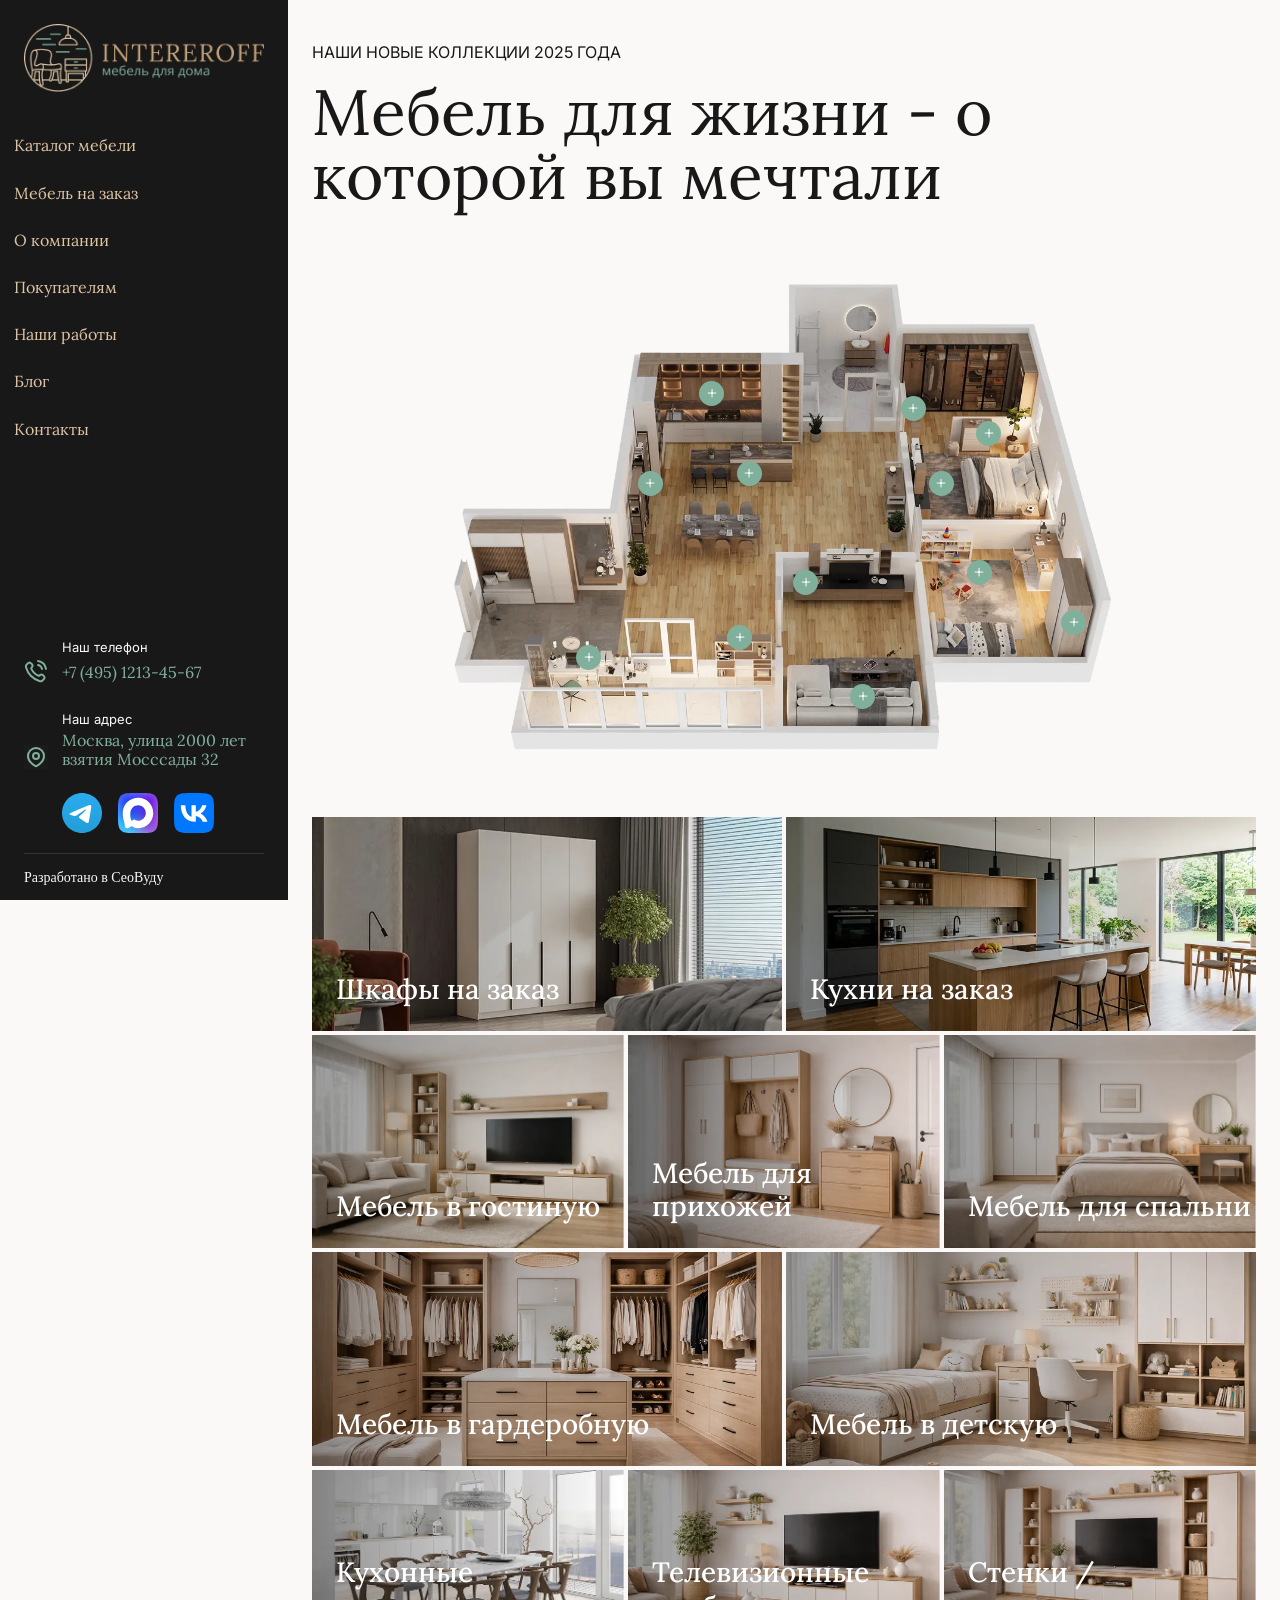
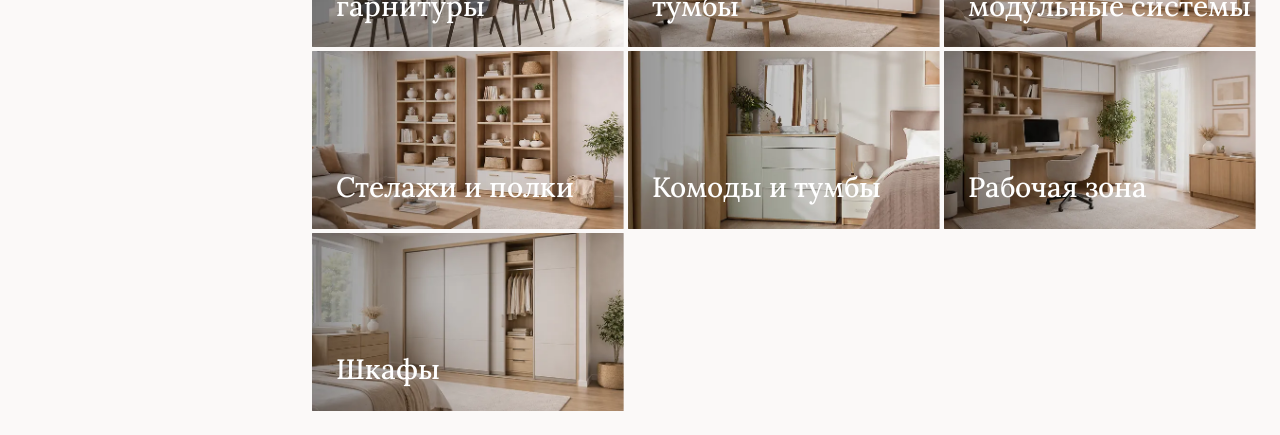
<file: index.html>
<!DOCTYPE html>
<html lang="ru">
<head>
    <meta charset="UTF-8">
    <meta name="viewport" content="width=device-width, initial-scale=1.0">
    <title>Авалон - стильные шкафы купэ</title>
    <link rel="stylesheet" href="style.css">
</head>
<body>    
    <main class="main">
        <section class="sidebar">
            <nav class="navigation">
                <a class="navigation-logo" href="/">
                    <img src="assets/img/logo.png" width="240" height="68" alt="логотип сайта">
                </a>

                <ul class="navigation-list">
                    <li class="navigation-item">
                        <a class="navigation-link" href="catalog.html">Каталог мебели</a>
                    </li>
                    <li class="navigation-item">
                        <a class="navigation-link" href="mebel-na-zakaz.html">Мебель на заказ</a>
                    </li>
                    <li class="navigation-item">
                        <a class="navigation-link" href="#">О компании</a>
                    </li>
                    <li class="navigation-item">
                        <a class="navigation-link" href="#">Покупателям</a>
                    </li>
                    <li class="navigation-item">
                        <a class="navigation-link" href="works.html">Наши работы</a>
                    </li>
                    <li class="navigation-item">
                        <a class="navigation-link" href="blog.html">Блог</a>
                    </li>
                    <li class="navigation-item">
                        <a class="navigation-link" href="contacts.html">Контакты</a>
                    </li>
                </ul>
            </nav>
            <footer class="footer">
                <address class="footer-contacts">
                    <p class="contact-label">Наш телефон</p>
                    <a class="footer-contact footer-phone" href="tel:+749512134567">+7 (495) 1213-45-67</a>

                    <p class="contact-label">Наш адрес</p>
                    <p class="footer-contact footer-address">Москва, улица 2000 лет взятия Мосссады 32</p>
                </address>

                <ul class="social-list">
                    <li class="social-item">
                        <a class="social-link" href="https://t.me/htmlacademy">
                            <span class="visually-hidden">Телеграмм</span>
                           <span class="social-icon social-icon-telegramm" aria-hidden="true" focusable="false"></span>
                        </a>
                    </li>
                    <li class="social-item">
                        <a class="social-link" href="https://www.youtube.com/user/htmlacademyru">
                            <span class="visually-hidden">Max</span>
                            <span class="social-icon social-icon-max" aria-hidden="true" focusable="false"></span>
                        </a>
                    </li>
                    <li class="social-item">
                        <a class="social-link" href="https://vk.com/htmlacademy">
                            <span class="visually-hidden">Вконтакте</span>
                            <span class="social-icon social-icon-vk" aria-hidden="true" focusable="false"></span>
                        </a>
                    </li>
                </ul>
                <p><a class="developer" href="https://seovoodoo.guru">Разработано в СеоВуду</a></p>
            </footer>
            <button class="btn-menu-close" type="button">
                <img src="assets/img/ico/close.svg" width="40" height="40" alt="закрыть меню">
            </button>
        </section>

        <section class="sidebar-mobile">
            <nav class="navigation" style="flex-grow: 0">
                <a class="navigation-logo" href="/" style="padding: 0 4px 16px; transition: opacity 0.3s linear 0.3s;">
                    <img src="assets/img/logo-mobile.svg" width="48" height="72" alt="логотип сайта">
                </a>
            </nav>

            <button class="btn-menu-open" type="button">
                <img src="assets/img/ico/menu.svg" width="40" height="40" alt="меню">
            </button>
            

            <footer class="footer" style="padding: 0; transition: opacity 0.3s linear 0.3s;">
                <address class="footer-contacts">                    
                    <a 
                        class="footer-contact footer-phone"  
                        href="tel:+749512134567"
                        style="width: 24px; margin: 0 auto 36px;"
                    >
                    </a>                    
                </address>

                <ul class="social-list" style="flex-direction: column; align-items: center; padding: 0 0 72px;">
                    <li class="social-item">
                        <a class="social-link" href="https://t.me/htmlacademy">
                            <span class="visually-hidden">Телеграмм</span>
                           <span class="social-icon social-icon-telegramm" aria-hidden="true" focusable="false"></span>
                        </a>
                    </li>
                    <li class="social-item">
                        <a class="social-link" href="https://www.youtube.com/user/htmlacademyru">
                            <span class="visually-hidden">Max</span>
                            <span class="social-icon social-icon-max" aria-hidden="true" focusable="false"></span>
                        </a>
                    </li>
                    <li class="social-item">
                        <a class="social-link" href="https://vk.com/htmlacademy">
                            <span class="visually-hidden">Вконтакте</span>
                            <span class="social-icon social-icon-vk" aria-hidden="true" focusable="false"></span>
                        </a>
                    </li>
                </ul>                
            </footer>
        </section>
        
        <div class="content">
            <p class="top-text">Наши новые коллекции 2025 года<p>
            <h1 class="title-h1-home">Мебель для жизни - о которой вы мечтали</h1>
            <section class="interior">
                <span class="indicator" style="left: 45%; top: 38%">
                    +
                    <div class="indicator-popup" style="left: 3rem; top: -2rem">
                        <h5 class="title">Мебель для кухни</h5>
                        <p>Функциональные решения для удобной готовки и хранения. Подберём под ваш стиль и размеры.</p>
                        <a href="#" class="btn btn-indicator btn-color-primary">Показать</a>
                    </div>
                </span>

                <span class="indicator" style="right: 35%; top: 25%">
                    +
                    <div class="indicator-popup" style="left: -20rem; top: -5rem">
                        <h5 class="title">Мебель в гардеробную</h5>
                        <p>Системы хранения, где всё на своём месте. Максимум удобства и порядка.</p>
                        <a href="#" class="btn btn-indicator btn-color-primary">Показать</a>
                    </div>
                </span>

                <span class="indicator" style="right: 32%; top: 40%">
                    +
                    <div class="indicator-popup" style="right: 3rem; top: -2rem">
                        <h5 class="title">Мебель для спальни</h5>
                        <p>Создайте комфортное пространство для отдыха с продуманной и стильной мебелью.</p>
                        <a href="#" class="btn btn-indicator btn-color-primary">Показать</a>
                    </div>
                </span>

                <span class="indicator" style="right: 28%; bottom: 37%">
                    +
                    <div class="indicator-popup" style="right: 3rem; top: -2rem">
                        <h5 class="title">Мебель в детскую</h5>
                        <p>Практичные и безопасные решения для учёбы, игр и отдыха ребёнка.</p>
                        <a href="#" class="btn btn-indicator btn-color-primary">Показать</a>
                    </div>
                </span>

                <span class="indicator" style="right: 18%; bottom: 27%">
                    +
                    <div class="indicator-popup" style="right: 3rem; top: -2rem">
                        <h5 class="title">Шкафы</h5>
                        <p>Шкафы под любые задачи — от компактных до вместительных, с индивидуальным наполнением.</p>
                        <a href="#" class="btn btn-indicator btn-color-primary">Показать</a>
                    </div>
                </span>

                <span class="indicator" style="right: 27%; top: 30%">
                    +
                    <div class="indicator-popup" style="right: 3rem; top: -2rem">
                        <h5 class="title">Комоды</h5>
                        <p>Практичные решения для хранения вещей с удобным доступом и аккуратным внешним видом.</p>
                        <a href="#" class="btn btn-indicator btn-color-primary">Показать</a>
                    </div>
                </span>

                <span class="indicator" style="left: 41%; top: 22%">
                    +
                    <div class="indicator-popup" style="left: 3rem; top: -2rem">
                        <h5 class="title">Кухонные гарнитуры</h5>
                        <p>Готовые и индивидуальные гарнитуры с продуманной эргономикой и дизайном.</p>
                        <a href="#" class="btn btn-indicator btn-color-primary">Показать</a>
                    </div>
                </span>

                <span class="indicator" style="left: 34.5%; top: 40%">
                    +
                    <div class="indicator-popup" style="left: 3rem; top: -2rem">
                        <h5 class="title">Стеллажи</h5>
                        <p>Лёгкие и функциональные конструкции для хранения и зонирования пространства.</p>
                        <a href="#" class="btn btn-indicator btn-color-primary">Показать</a>
                    </div>
                </span>

                <span class="indicator" style="left: 44%; bottom: 24%">
                    +
                    <div class="indicator-popup" style="left: -8rem; top: -13rem">
                        <h5 class="title">Полки</h5>
                        <p>Компактные решения для хранения и декора, которые дополнят интерьер.</p>
                        <a href="#" class="btn btn-indicator btn-color-primary">Показать</a>
                    </div>
                </span>

                <span class="indicator" style="left: 28%; bottom: 20%">
                    +
                    <div class="indicator-popup" style="left: -8rem; top: -16rem">
                        <h5 class="title">Рабочая зона</h5>
                        <p>Удобные решения для продуктивной работы дома — столы, системы хранения и организация пространства.</p>
                        <a href="#" class="btn btn-indicator btn-color-primary">Показать</a>
                    </div>
                </span>

                <span class="indicator" style="left: 51%; bottom: 35%">
                    +
                    <div class="indicator-popup" style="left: -8rem; top: -13rem">
                        <h5 class="title">ТВ тумбы</h5>    
                        <p>Удобные и стильные тумбы для техники и хранения в зоне отдыха.</p>                    
                        <a href="#" class="btn btn-indicator btn-color-primary">Показать</a>
                    </div>
                </span>

                <span class="indicator" style="left: 57%; bottom: 12%">
                    +
                    <div class="indicator-popup" style="left: -8rem; top: -14rem">
                        <h5 class="title">Мебель в гостиную</h5>    
                        <p>Стильные решения для уютного интерьера и комфортного отдыха всей семьи.</p>                    
                        <a href="#" class="btn btn-indicator btn-color-primary">Показать</a>
                    </div>
                </span>
                

                <img class="responsive" width="1584" height="824" src="assets/img/3d-visual-interior.webp" alt="3Д-интерьер квартиры">
            </section>
            <section>
                <ul class="category-list">
                    <li class="category-item category-item-big">                        
                        <img src="assets/img/preview-category/shkafy-na-zakaz.webp" width="791" height="360" alt="">
                        <h3 class="title">Шкафы на заказ</h3>
                        <a class="btn btn-color-primary btn-arrow-right btn-category" href="#"><span class="text">Смотреть в каталоге</span></a>                        
                    </li>
                    <li class="category-item category-item-big">                        
                        <img src="assets/img/preview-category/kuhni-na-zakaz.webp" width="791" height="360" alt="">
                        <h3 class="title">Кухни на заказ</h3>
                        <a class="btn btn-color-primary btn-arrow-right btn-category" href="#"><span class="text">Смотреть в каталоге</span></a>
                    </li>
                    <li class="category-item">                        
                        <img src="assets/img/preview-category/mebel-v-gostinuyu.webp" width="659" height="450" alt="">
                        <h3 class="title">Мебель в гостиную</h3>
                        <a class="btn btn-color-primary btn-arrow-right btn-category" href="#"><span class="text">Смотреть в каталоге</span></a>                        
                    </li>
                    <li class="category-item">                        
                        <img src="assets/img/preview-category/mebel-v-prihozhuyu.webp" width="659" height="450" alt="">
                        <h3 class="title">Мебель для прихожей</h3>
                        <a class="btn btn-color-primary btn-arrow-right btn-category" href="#"><span class="text">Смотреть в каталоге</span></a>
                    </li>
                    <li class="category-item">                        
                        <img src="assets/img/preview-category/mebel-dlya-spalni.webp" width="659" height="450" alt="">
                        <h3 class="title">Мебель для спальни</h3>
                        <a class="btn btn-color-primary btn-arrow-right btn-category" href="#"><span class="text">Смотреть в каталоге</span></a>                        
                    </li>
                    <li class="category-item category-item-big">                        
                        <img src="assets/img/preview-category/mebel-v-garderobnuyu.webp" width="791" height="360" alt="">
                        <h3 class="title">Мебель в гардеробную</h3>
                        <a class="btn btn-color-primary btn-arrow-right btn-category" href="#"><span class="text">Смотреть в каталоге</span></a>                        
                    </li>
                    <li class="category-item category-item-big">                        
                        <img src="assets/img/preview-category/mebel-v-detskuyu.webp" width="791" height="360" alt="">
                        <h3 class="title">Мебель в детскую</h3>
                        <a class="btn btn-color-primary btn-arrow-right btn-category" href="#"><span class="text">Смотреть в каталоге</span></a>
                    </li>
                    <li class="category-item">                        
                        <img src="assets/img/preview-category/kuhonnye-garnitury.webp" width="659" height="375" alt="">
                        <h3 class="title">Кухонные гарнитуры</h3>
                        <a class="btn btn-color-primary btn-arrow-right btn-category" href="#"><span class="text">Смотреть в каталоге</span></a>
                    </li>
                    <li class="category-item">                        
                        <img src="assets/img/preview-category/tv-tumby.webp" width="659" height="375" alt="">
                        <h3 class="title">Телевизионные тумбы</h3>
                        <a class="btn btn-color-primary btn-arrow-right btn-category" href="#"><span class="text">Смотреть в каталоге</span></a>
                    </li>
                    <li class="category-item">                        
                        <img src="assets/img/preview-category/stenki-modulnye-sistemy.webp" width="659" height="375" alt="">
                        <h3 class="title">Стенки / модульные системы</h3>
                        <a class="btn btn-color-primary btn-arrow-right btn-category" href="#"><span class="text">Смотреть в каталоге</span></a>
                    </li>
                    <li class="category-item">                        
                        <img src="assets/img/preview-category/stellazhi-i-polki.webp" width="659" height="375" alt="">
                        <h3 class="title">Стелажи и полки</h3>
                        <a class="btn btn-color-primary btn-arrow-right btn-category" href="#"><span class="text">Смотреть в каталоге</span></a>
                    </li>
                    <li class="category-item">                        
                        <img src="assets/img/preview-category/komody-i-prikrovatnye-tumby.webp" width="659" height="375" alt="">
                        <h3 class="title">Комоды и тумбы</h3>
                        <a class="btn btn-color-primary btn-arrow-right btn-category" href="#"><span class="text">Смотреть в каталоге</span></a>
                    </li>
                    <li class="category-item">                        
                        <img src="assets/img/preview-category/rabochee-mesto.webp" width="659" height="375" alt="">
                        <h3 class="title">Рабочая зона</h3>
                        <a class="btn btn-color-primary btn-arrow-right btn-category" href="#"><span class="text">Смотреть в каталоге</span></a>
                    </li>
                    <li class="category-item">                        
                        <img src="assets/img/preview-category/shkafy.webp" width="659" height="375" alt="">
                        <h3 class="title">Шкафы</h3>
                        <a class="btn btn-color-primary btn-arrow-right btn-category" href="cupboards.html"><span class="text">Смотреть в каталоге</span></a>
                    </li>
                </ul>
            </section>            
        </div>
        
    </main> 
    <script src="js/script.js"></script>   
</body>
</html>
</file>
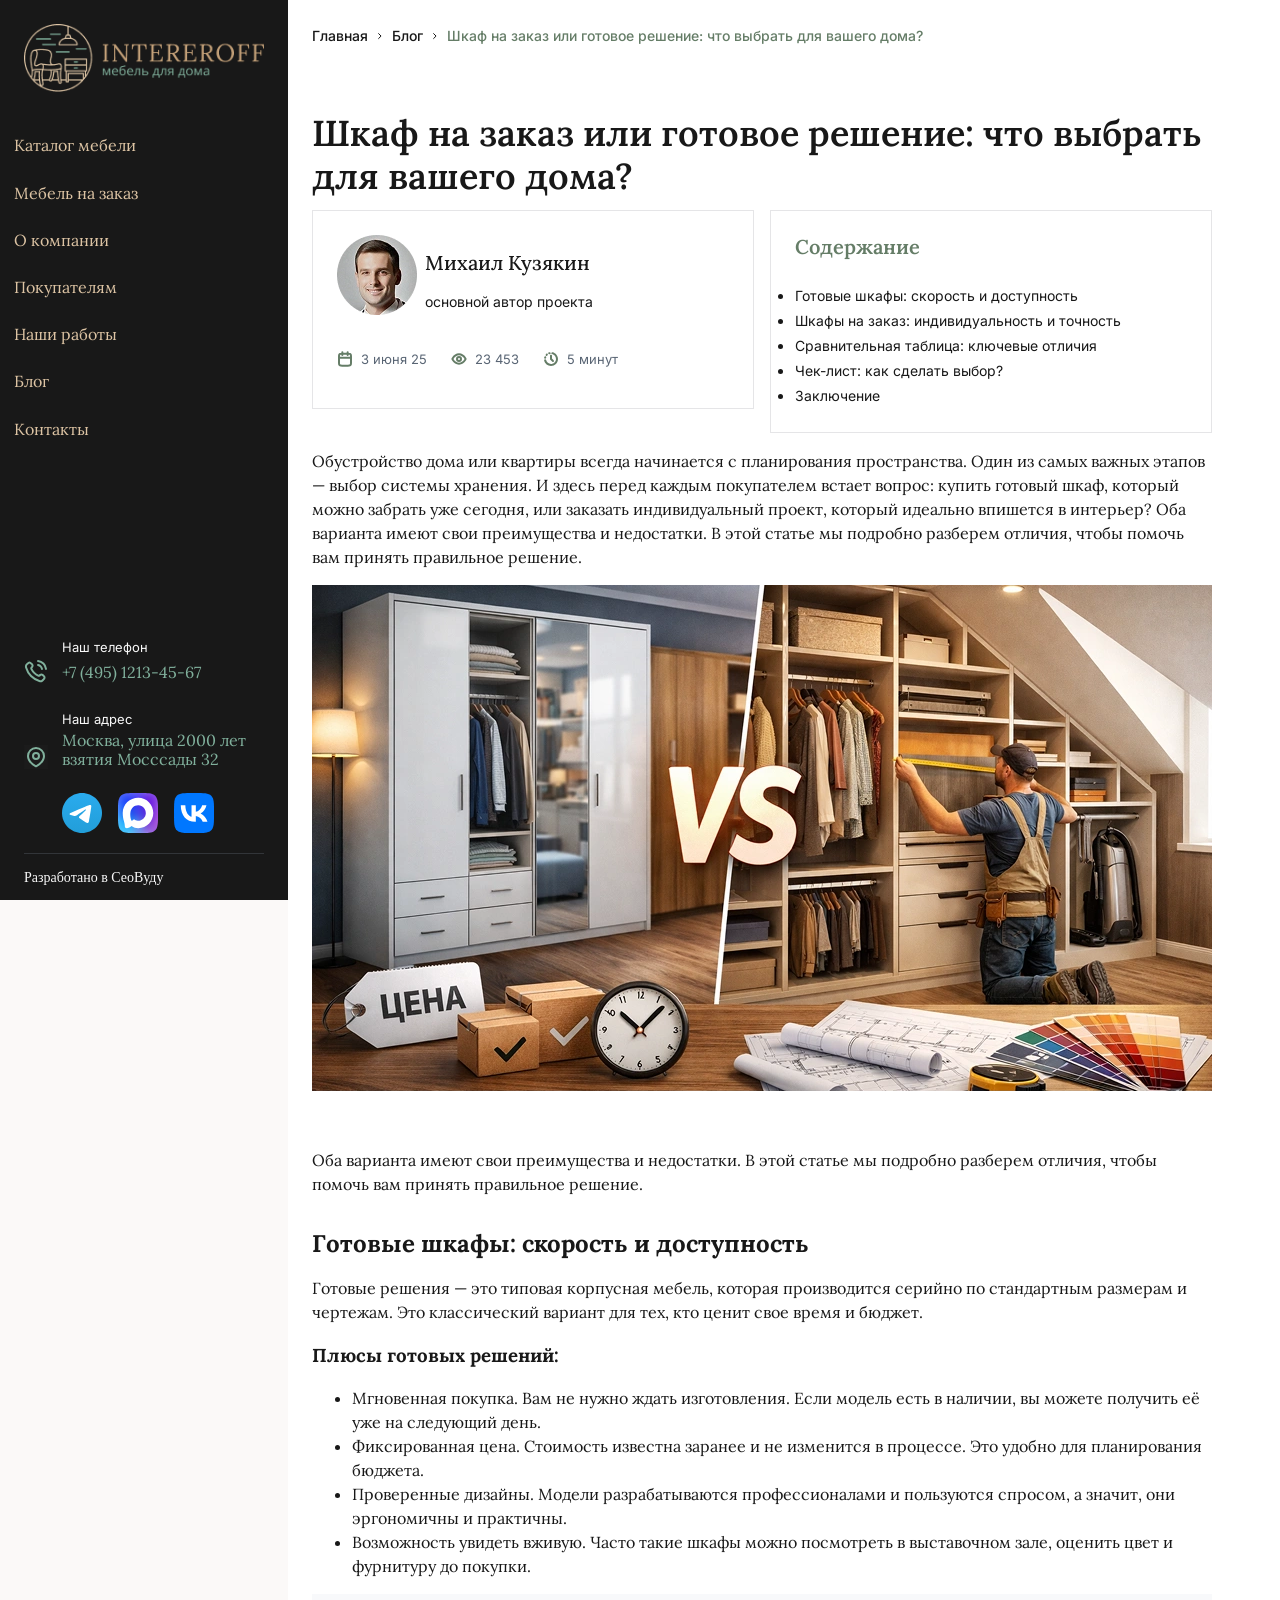
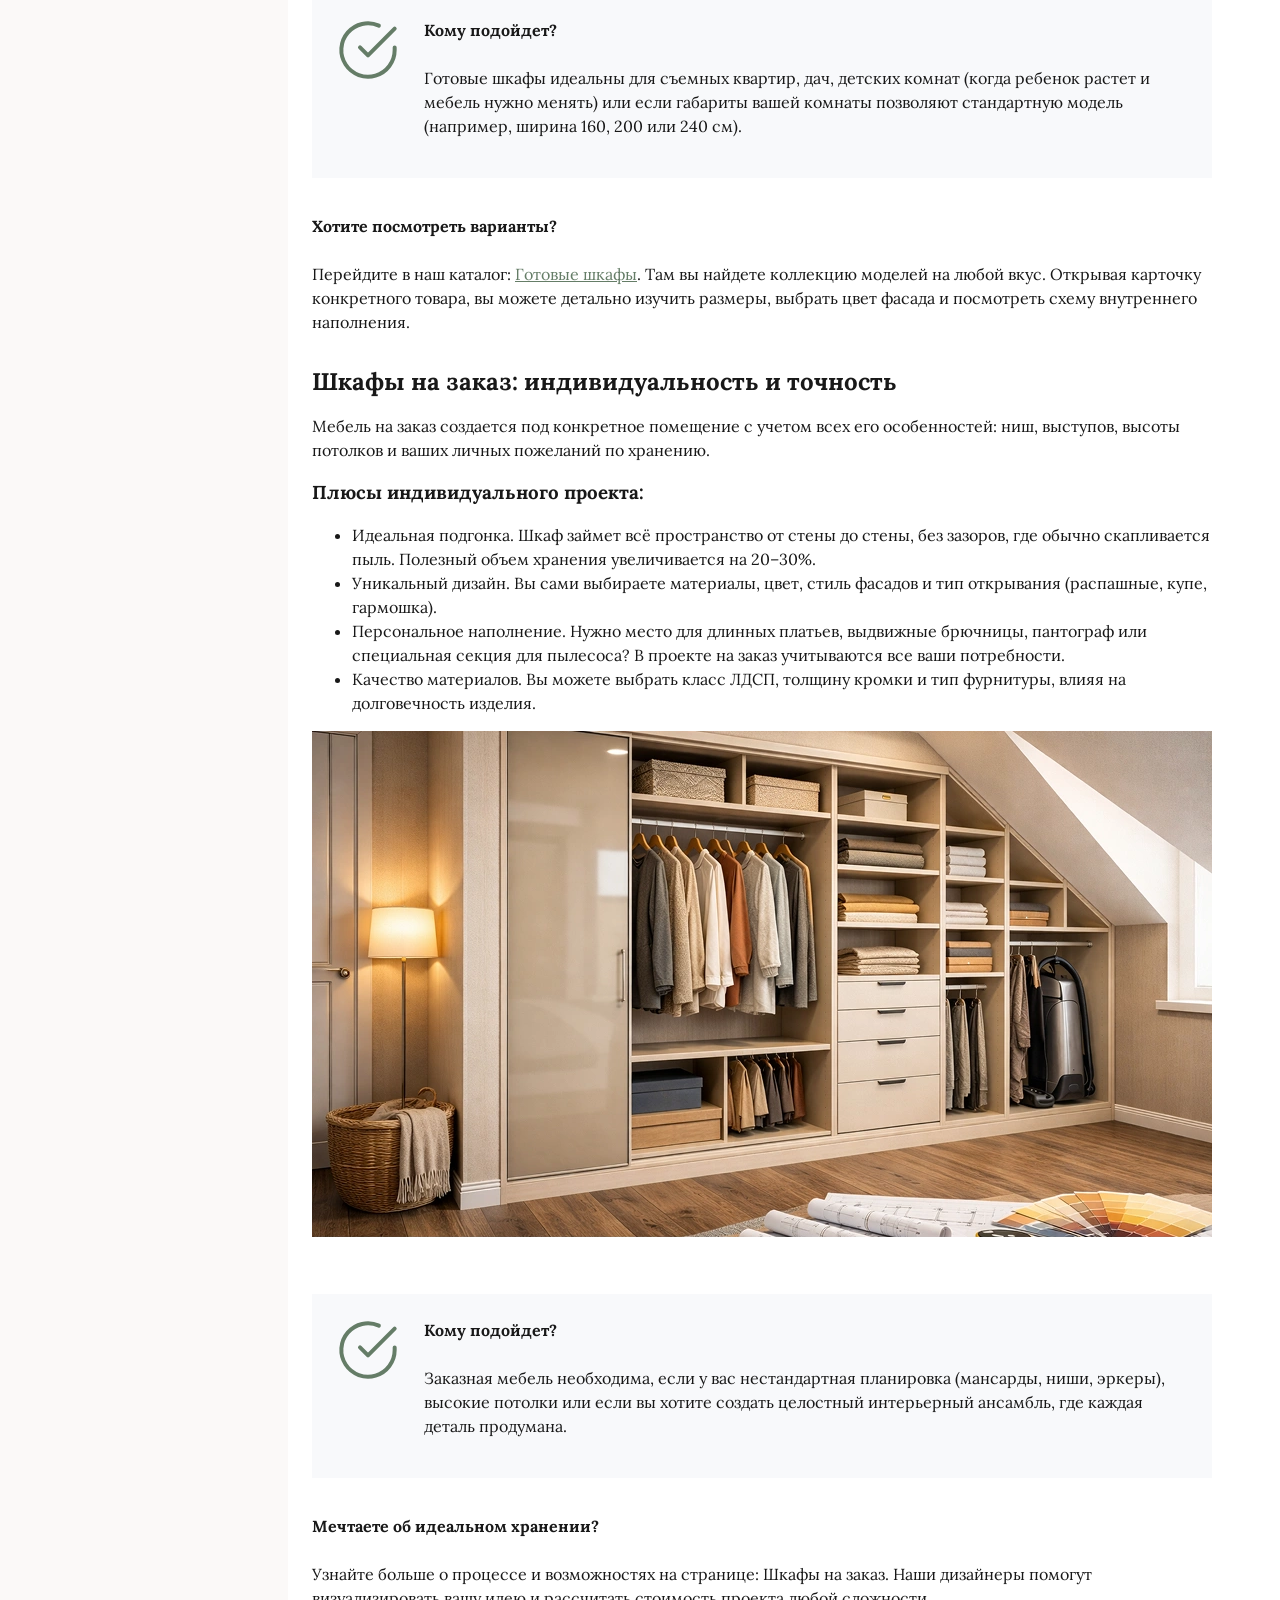
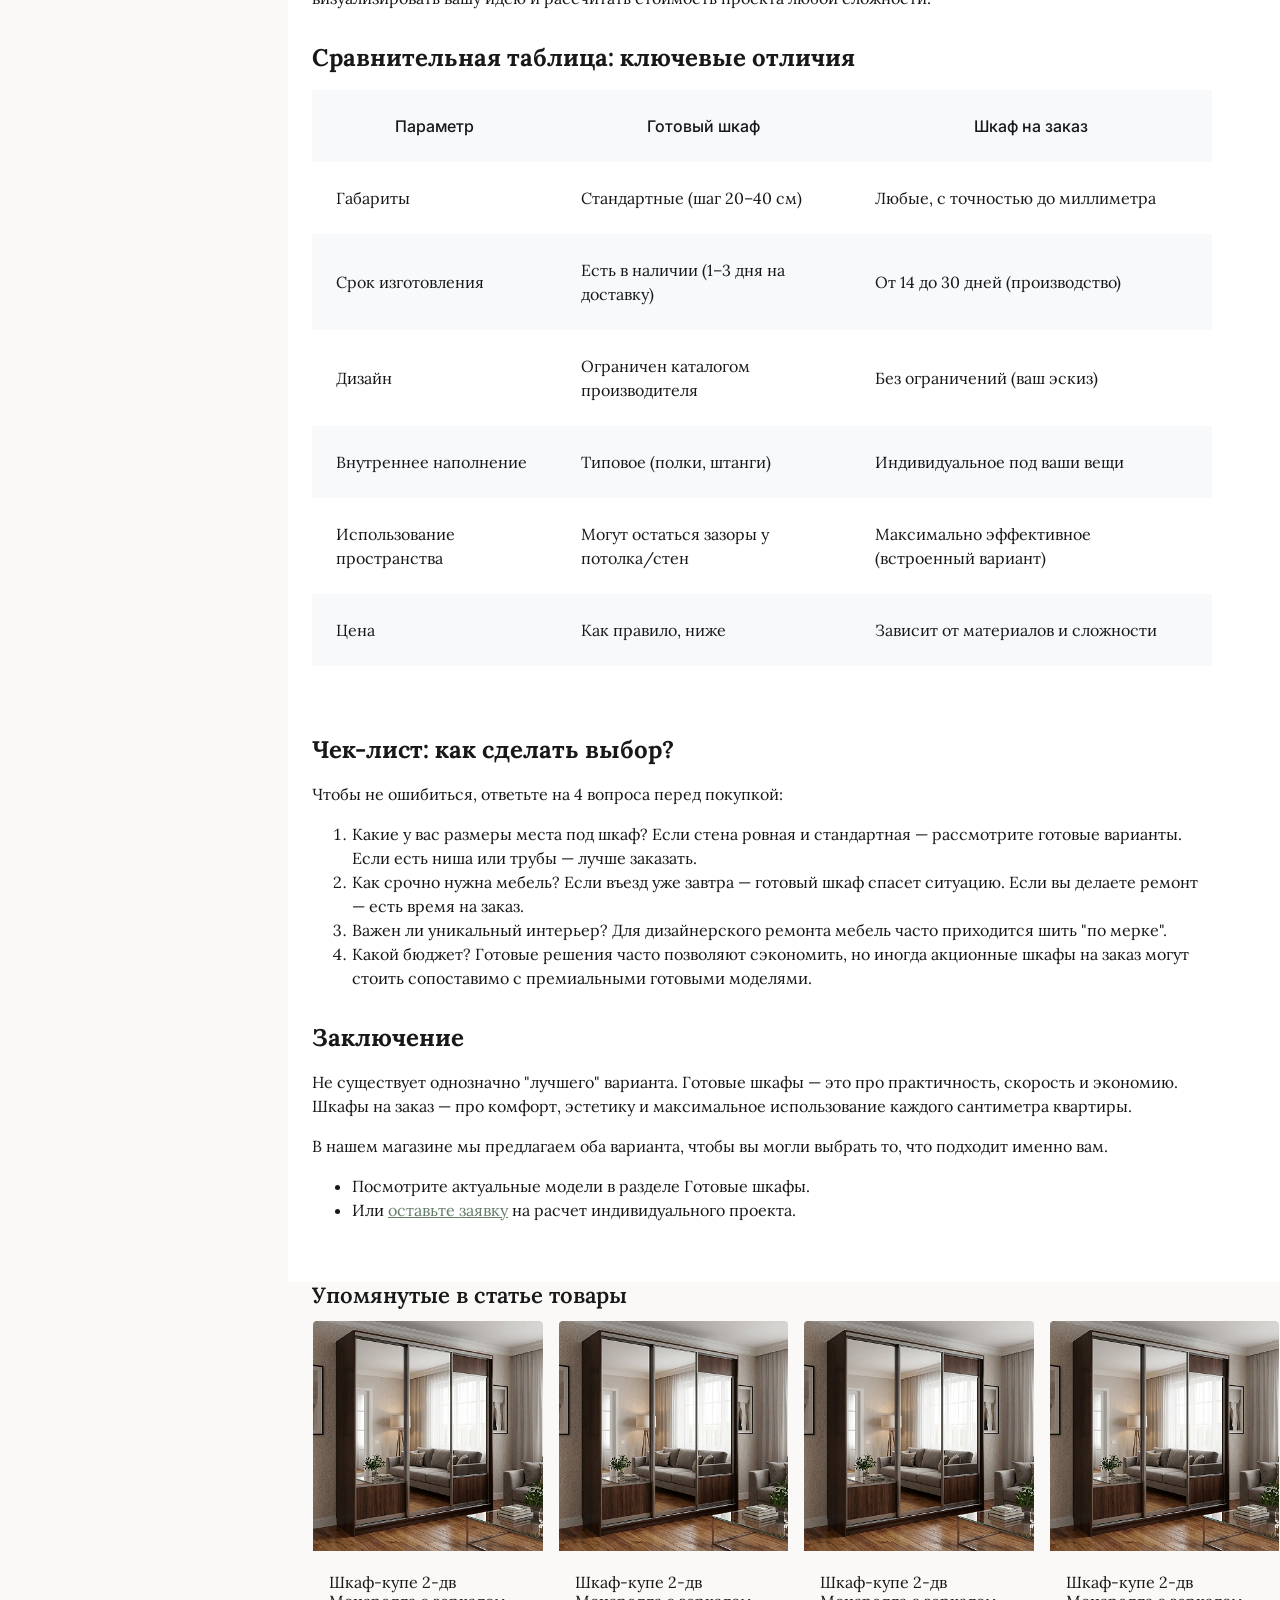
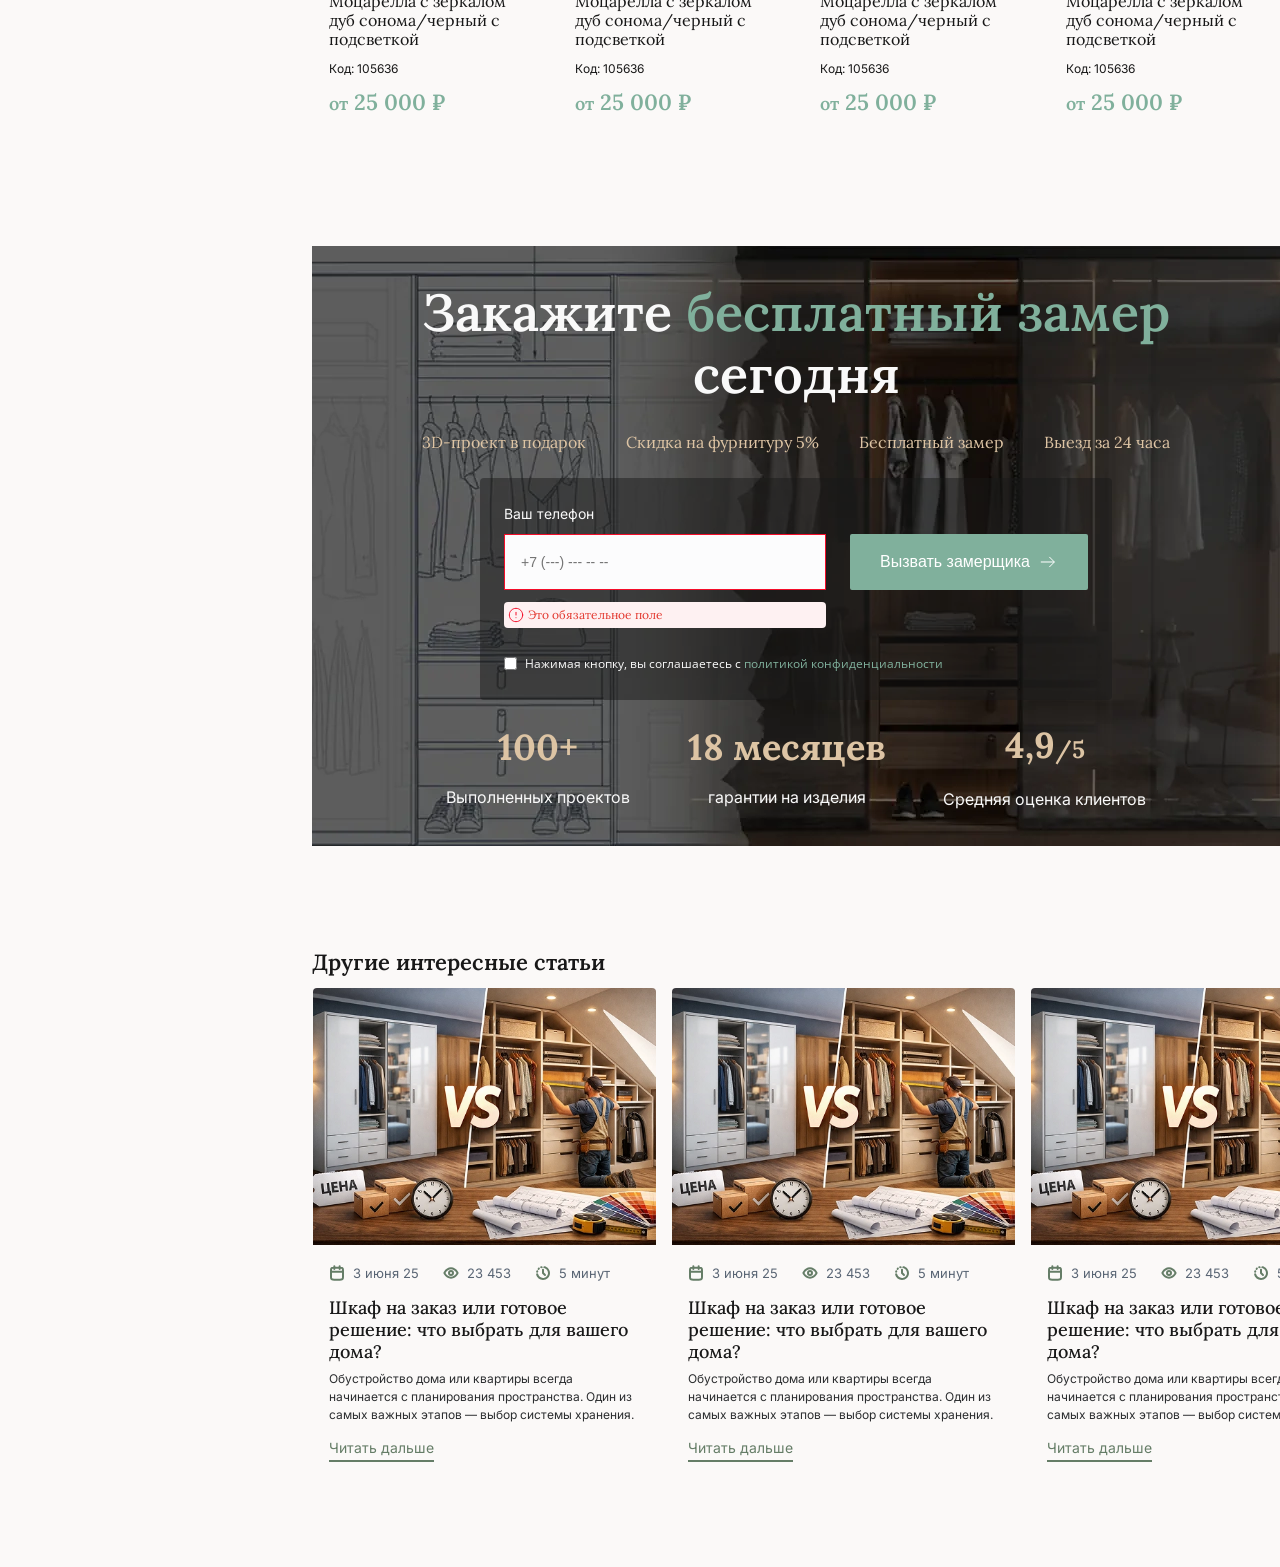
<file: article-1.html>
<!DOCTYPE html>
<html lang="ru">
<head>
    <meta charset="UTF-8">
    <meta name="viewport" content="width=device-width, initial-scale=1.0">
    <title>Шкаф на заказ или готовое решение: что выбрать для вашего дома?</title>
    <link rel="stylesheet" href="style.css">
</head>
<body>    
    <main class="main">
        <section class="sidebar">
            <nav class="navigation">
                <a class="navigation-logo" href="index.html">
                    <img src="assets/img/logo.png" width="240" height="68" alt="логотип сайта">
                </a>

                <ul class="navigation-list">
                    <li class="navigation-item">
                        <a class="navigation-link" href="catalog.html">Каталог мебели</a>
                    </li>
                    <li class="navigation-item">
                        <a class="navigation-link" href="mebel-na-zakaz.html">Мебель на заказ</a>
                    </li>
                    <li class="navigation-item">
                        <a class="navigation-link" href="#">О компании</a>
                    </li>
                    <li class="navigation-item">
                        <a class="navigation-link" href="#">Покупателям</a>
                    </li>
                    <li class="navigation-item">
                        <a class="navigation-link" href="works.html">Наши работы</a>
                    </li>
                    <li class="navigation-item">
                        <a class="navigation-link" href="blog.html">Блог</a>
                    </li>
                    <li class="navigation-item">
                        <a class="navigation-link" href="contacts.html">Контакты</a>
                    </li>
                </ul>
            </nav>
            <footer class="footer">
                <address class="footer-contacts">
                    <p class="contact-label">Наш телефон</p>
                    <a class="footer-contact footer-phone" href="tel:+749512134567">+7 (495) 1213-45-67</a>

                    <p class="contact-label">Наш адрес</p>
                    <p class="footer-contact footer-address">Москва, улица 2000 лет взятия Мосссады 32</p>
                </address>

                <ul class="social-list">
                    <li class="social-item">
                        <a class="social-link" href="https://t.me/htmlacademy">
                            <span class="visually-hidden">Телеграмм</span>
                           <span class="social-icon social-icon-telegramm" aria-hidden="true" focusable="false"></span>
                        </a>
                    </li>
                    <li class="social-item">
                        <a class="social-link" href="https://www.youtube.com/user/htmlacademyru">
                            <span class="visually-hidden">Max</span>
                            <span class="social-icon social-icon-max" aria-hidden="true" focusable="false"></span>
                        </a>
                    </li>
                    <li class="social-item">
                        <a class="social-link" href="https://vk.com/htmlacademy">
                            <span class="visually-hidden">Вконтакте</span>
                            <span class="social-icon social-icon-vk" aria-hidden="true" focusable="false"></span>
                        </a>
                    </li>
                </ul>
                <p><a class="developer" href="https://seovoodoo.guru">Разработано в СеоВуду</a></p>
            </footer>
            <button class="btn-menu-close" type="button">
                <img src="assets/img/ico/close.svg" width="40" height="40" alt="закрыть меню">
            </button>
        </section>

        <section class="sidebar-mobile">
            <nav class="navigation" style="flex-grow: 0">
                <a class="navigation-logo" href="/" style="padding: 0 4px 16px; transition: opacity 0.3s linear 0.3s;">
                    <img src="assets/img/logo-mobile.svg" width="48" height="72" alt="логотип сайта">
                </a>
            </nav>

            <button class="btn-menu-open" type="button">
                <img src="assets/img/ico/menu.svg" width="40" height="40" alt="открыть меню">
            </button>
            

            <footer class="footer" style="padding: 0; transition: opacity 0.3s linear 0.3s;">
                <address class="footer-contacts">                    
                    <a 
                        class="footer-contact footer-phone"  
                        href="tel:+749512134567"
                        style="width: 24px; margin: 0 auto 36px;"
                    >
                    </a>                    
                </address>

                <ul class="social-list" style="flex-direction: column; align-items: center; padding: 0 0 72px;">
                    <li class="social-item">
                        <a class="social-link" href="https://t.me/htmlacademy">
                            <span class="visually-hidden">Телеграмм</span>
                           <span class="social-icon social-icon-telegramm" aria-hidden="true" focusable="false"></span>
                        </a>
                    </li>
                    <li class="social-item">
                        <a class="social-link" href="https://www.youtube.com/user/htmlacademyru">
                            <span class="visually-hidden">Max</span>
                            <span class="social-icon social-icon-max" aria-hidden="true" focusable="false"></span>
                        </a>
                    </li>
                    <li class="social-item">
                        <a class="social-link" href="https://vk.com/htmlacademy">
                            <span class="visually-hidden">Вконтакте</span>
                            <span class="social-icon social-icon-vk" aria-hidden="true" focusable="false"></span>
                        </a>
                    </li>
                </ul>                
            </footer>
        </section>
        
        <div class="content" style="background-color: #ffffff;">            
            <ol class="breadcrumbs-list">
                <li class="breadcrumbs-item">
                    <a class="breadcrumbs-link" href="index.html">Главная</a>
                </li>    
                <li class="breadcrumbs-item">
                    <a class="breadcrumbs-link" href="blog.html">Блог</a>
                </li>             
                <li class="breadcrumbs-item">
                    <a class="breadcrumbs-link">Шкаф на заказ или готовое решение: что выбрать для вашего дома?</a>
                </li>                
            </ol>
            <section class="current-article">
                <div class="article-body">
                    <h2 class="title-h2 blog">Шкаф на заказ или готовое решение: что выбрать для вашего дома?</h2>

                    <div class="article-table-content-inner">                    
                        <div class="article-author">
                            <img class="author-photo" src="assets/img/blog/photo-autor-article.webp" width="80" height="80" alt="фото автора статьи">                        
                            <p class="author-name">Михаил Кузякин</p>    
                            <p class="author-text">основной автор проекта</p>   
                            
                            <p class="article-indicators">
                                <span class="article-date">3 июня 25</span>
                                <span class="article-views">23 453</span>
                                <span class="time-to-read">5 минут</span>
                            </p>
                        </div>
                        <div class="main-headlines">
                            <p>Содержание</p>
                            <ul class="title-list">
                                <li class="title-item title-current"><a href="#1">Готовые шкафы: скорость и доступность</a></li>
                                <li class="title-item"><a href="#2">Шкафы на заказ: индивидуальность и точность</a></li>
                                <li class="title-item"><a href="#3">Сравнительная таблица: ключевые отличия</a></li>
                                <li class="title-item"><a href="#4">Чек-лист: как сделать выбор?</a></li>
                                <li class="title-item"><a href="#5">Заключение</a></li>
                            </ul>
                        </div>                    
                    </div>

                    <p>Обустройство дома или квартиры всегда начинается с планирования пространства. Один из самых важных этапов — выбор системы хранения. И здесь перед каждым покупателем встает вопрос: купить готовый шкаф, который можно забрать уже сегодня, или заказать индивидуальный проект, который идеально впишется в интерьер? Оба варианта имеют свои преимущества и недостатки. В этой статье мы подробно разберем отличия, чтобы помочь вам принять правильное решение.</p>

                    <div class="single-img">
                        <img src="assets/img/blog/photo-article-main.webp" alt="">
                    </div>

                    <p>Оба варианта имеют свои преимущества и недостатки. В этой статье мы подробно разберем отличия, чтобы помочь вам принять правильное решение.</p>

                    <h2 id="1">Готовые шкафы: скорость и доступность</h2>
                    <p>Готовые решения — это типовая корпусная мебель, которая производится серийно по стандартным размерам и чертежам. Это классический вариант для тех, кто ценит свое время и бюджет.</p>

                    <h3>Плюсы готовых решений:</h3>

                    <ul>
                        <li>Мгновенная покупка. Вам не нужно ждать изготовления. Если модель есть в наличии, вы можете получить её уже на следующий день.</li>
                        <li>Фиксированная цена. Стоимость известна заранее и не изменится в процессе. Это удобно для планирования бюджета.</li>
                        <li>Проверенные дизайны. Модели разрабатываются профессионалами и пользуются спросом, а значит, они эргономичны и практичны.</li>
                        <li>Возможность увидеть вживую. Часто такие шкафы можно посмотреть в выставочном зале, оценить цвет и фурнитуру до покупки.</li>
                    </ul>

                    <div class="mark">
                        <p class="bold">Кому подойдет?</p>
                        <p>Готовые шкафы идеальны для съемных квартир, дач, детских комнат (когда ребенок растет и мебель нужно менять) или если габариты вашей комнаты позволяют стандартную модель (например, ширина 160, 200 или 240 см).</p>
                    </div> 

                    <p class="bold">Хотите посмотреть варианты?</p>
                    <p>Перейдите в наш каталог: <a href="cupboards.html">Готовые шкафы</a>. Там вы найдете коллекцию моделей на любой вкус. Открывая карточку конкретного товара, вы можете детально изучить размеры, выбрать цвет фасада и посмотреть схему внутреннего наполнения. </p>

                    <h2 id="2">Шкафы на заказ: индивидуальность и точность</h2>
                    <p>Мебель на заказ создается под конкретное помещение с учетом всех его особенностей: ниш, выступов, высоты потолков и ваших личных пожеланий по хранению.</p>

                    <h3>Плюсы индивидуального проекта:</h3>

                    <ul>
                        <li>Идеальная подгонка. Шкаф займет всё пространство от стены до стены, без зазоров, где обычно скапливается пыль. Полезный объем хранения увеличивается на 20–30%.</li>
                        <li>Уникальный дизайн. Вы сами выбираете материалы, цвет, стиль фасадов и тип открывания (распашные, купе, гармошка).</li>
                        <li>Персональное наполнение. Нужно место для длинных платьев, выдвижные брючницы, пантограф или специальная секция для пылесоса? В проекте на заказ учитываются все ваши потребности.</li>
                        <li>Качество материалов. Вы можете выбрать класс ЛДСП, толщину кромки и тип фурнитуры, влияя на долговечность изделия.</li>
                    </ul>

                    <div class="single-img">
                        <img src="assets/img/blog/photo-article-advansed.webp" alt="">
                    </div>

                    <div class="mark">
                        <p class="bold">Кому подойдет?</p>
                        <p>Заказная мебель необходима, если у вас нестандартная планировка (мансарды, ниши, эркеры), высокие потолки или если вы хотите создать целостный интерьерный ансамбль, где каждая деталь продумана.</p>
                    </div>

                    <p class="bold">Мечтаете об идеальном хранении?<p>
                    <p>Узнайте больше о процессе и возможностях на странице: Шкафы на заказ. Наши дизайнеры помогут визуализировать вашу идею и рассчитать стоимость проекта любой сложности.</p>

                    <h2 id="3">Сравнительная таблица: ключевые отличия</h2>

                    <div class="table-wrap">
                        <table>
                            <thead>
                                <tr>
                                    <td>Параметр</td>
                                    <td>Готовый шкаф</td>
                                    <td>Шкаф на заказ</td>
                                </tr>
                            </thead>
                            <tbody>
                                <tr>
                                    <td>Габариты</td>
                                    <td>Стандартные (шаг 20–40 см)</td>
                                    <td>Любые, с точностью до миллиметра</td>
                                </tr>
                                <tr>
                                    <td>Срок изготовления</td>
                                    <td>Есть в наличии (1–3 дня на доставку)</td>
                                    <td>От 14 до 30 дней (производство)</td>
                                </tr>
                                <tr>
                                    <td>Дизайн</td>
                                    <td>Ограничен каталогом производителя</td>
                                    <td>Без ограничений (ваш эскиз)</td>
                                </tr>
                                <tr>
                                    <td>Внутреннее наполнение</td>
                                    <td>Типовое (полки, штанги)</td>
                                    <td>Индивидуальное под ваши вещи</td>
                                </tr>
                                <tr>
                                    <td>Использование пространства</td>
                                    <td>Могут остаться зазоры у потолка/стен</td>
                                    <td>Максимально эффективное (встроенный вариант)</td>
                                </tr>
                                <tr>
                                    <td>Цена</td>
                                    <td>Как правило, ниже</td>
                                    <td>Зависит от материалов и сложности</td>
                                </tr>
                            </tbody>
                        </table>
                    </div>

                    <h2 id="4">Чек-лист: как сделать выбор?</h2>
                    <p>Чтобы не ошибиться, ответьте на 4 вопроса перед покупкой:</p>
                    <ol>
                        <li>Какие у вас размеры места под шкаф? Если стена ровная и стандартная — рассмотрите готовые варианты. Если есть ниша или трубы — лучше заказать.</li>
                        <li>Как срочно нужна мебель? Если въезд уже завтра — готовый шкаф спасет ситуацию. Если вы делаете ремонт — есть время на заказ.</li>
                        <li>Важен ли уникальный интерьер? Для дизайнерского ремонта мебель часто приходится шить "по мерке".</li>
                        <li>Какой бюджет? Готовые решения часто позволяют сэкономить, но иногда акционные шкафы на заказ могут стоить сопоставимо с премиальными готовыми моделями.</li>
                    </ol>

                    <h2 id="5">Заключение</h2>
                    <p>Не существует однозначно "лучшего" варианта. Готовые шкафы — это про практичность, скорость и экономию. Шкафы на заказ — про комфорт, эстетику и максимальное использование каждого сантиметра квартиры.</p>
                    <p>В нашем магазине мы предлагаем оба варианта, чтобы вы могли выбрать то, что подходит именно вам.</p>
                    <ul>
                        <li>Посмотрите актуальные модели в разделе Готовые шкафы.</li>
                        <li>Или <a href="#callback-block">оставьте заявку</a> на расчет индивидуального проекта.</li>
                    </ul>
                </div>
                <div class="article-table-content">
                    <div class="sidebar-wrap">
                        <div class="article-author">
                            <img class="author-photo" src="assets/img/blog/photo-autor-article.webp" width="80" height="80" alt="фото автора статьи">                        
                            <p class="author-name">Алексей</p>    
                            <p class="author-text">основной автор проекта</p>   
                            
                            <p class="article-indicators">
                                <span class="article-date">3 июня 25</span>
                                <span class="article-views">23 453</span>
                                <span class="time-to-read">5 минут</span>
                            </p>
                        </div>
                        <div class="main-headlines">
                            <p>Содержание</p>
                            <ul class="title-list">
                                <li class="title-item title-current"><a href="#1">Готовые шкафы: скорость и доступность</a></li>
                                <li class="title-item"><a href="#2">Шкафы на заказ: индивидуальность и точность</a></li>
                                <li class="title-item"><a href="#3">Сравнительная таблица: ключевые отличия</a></li>
                                <li class="title-item"><a href="#4">Чек-лист: как сделать выбор?</a></li>
                                <li class="title-item"><a href="#5">Заключение</a></li>
                            </ul>
                        </div>
                    </div>
                </div> 
            </section>            
        </div>  
        <section class="article-footer">
            <h3 class="title-h3">Упомянутые в статье товары</h3>
            <ul class="product-similar-list">
                <li class="product-item similar-item">
                    <a class="product-item-link" href="#">
                        <img src="assets/img/catalog/shkaf.png" width="366" height="366" alt="">
                        <div class="product-info">
                            <p class="product-name">Шкаф-купе 2-дв Моцарелла с зеркалом дуб сонома/черный с подсветкой</p>
                            <p class="product-article-number">Код: 105636</p>
                            <p class="product-price"><span>от</span> 25 000 ₽</p>                            
                        </div>  
                    </a>                  
                </li>
                <li class="product-item similar-item">
                    <a class="product-item-link" href="#">
                        <img src="assets/img/catalog/shkaf.png" width="366" height="366" alt="">
                        <div class="product-info">
                            <p class="product-name">Шкаф-купе 2-дв Моцарелла с зеркалом дуб сонома/черный с подсветкой</p>
                            <p class="product-article-number">Код: 105636</p>
                            <p class="product-price"><span>от</span> 25 000 ₽</p>                            
                        </div>
                    </a>
                </li>
                <li class="product-item similar-item">
                    <a class="product-item-link" href="#">
                        <img src="assets/img/catalog/shkaf.png" width="366" height="366" alt="">
                        <div class="product-info">
                            <p class="product-name">Шкаф-купе 2-дв Моцарелла с зеркалом дуб сонома/черный с подсветкой</p>
                            <p class="product-article-number">Код: 105636</p>
                            <p class="product-price"><span>от</span> 25 000 ₽</p>                            
                        </div>
                    </a>
                </li>
                <li class="product-item similar-item">
                    <a class="product-item-link" href="#">
                        <img src="assets/img/catalog/shkaf.png" width="366" height="366" alt="">
                        <div class="product-info">
                            <p class="product-name">Шкаф-купе 2-дв Моцарелла с зеркалом дуб сонома/черный с подсветкой</p>
                            <p class="product-article-number">Код: 105636</p>
                            <p class="product-price"><span>от</span> 25 000 ₽</p>                            
                        </div>
                    </a>
                </li> 
            </ul>
            <div class="callback-block" id="callback-block">
                <p class="callback-block-title">Закажите <span>бесплатный замер</span> сегодня</p>
                <ul class="buns">
                    <li>3D-проект в подарок</li>
                    <li>Скидка на фурнитуру 5%</li>
                    <li>Бесплатный замер</li>
                    <li>Выезд за 24 часа</li>
                </ul>
                <form class="free-measurement" action="" method="post">
                    <label class="control" for="phone-input">Ваш телефон</label>
                    <input class="field-phone field-error" id="phone-input" type="tel" placeholder="+7 (---) --- -- --">
                    <span class="error-message">Это обязательное поле</span>
                    <div class="agree-wrap">
                        <input type="checkbox" name="agree" class="agree-input" width="16" height="16">
                        <p class="agree-text">Нажимая кнопку, вы соглашаетесь с <a href="#">политикой конфиденциальности</a></p>
                    </div>
                    <button class="btn btn-color-primary btn-arrow-right btn-measurement" type="submit">
                        <span class="text">Вызвать замерщика</span>
                    </button>
                </form>
                <dl class="advantages">
                    <div class="advantages-item">
                        <dt>100+</dt>
                        <dd>Выполненных проектов</dd>                        
                    </div>
                    <div class="advantages-item">
                        <dt>18 месяцев</dt>
                        <dd>гарантии на изделия</dd>                        
                    </div>
                    <div class="advantages-item">
                        <dt>4,9<span class="small">/5</span> </dt>
                        
                        <dd>Средняя оценка клиентов</dd>                        
                    </div>
                </dl>
            </div>
            <h3 class="title-h3">Другие интересные статьи</h3>

            <ul class="article-list">
                <li class="article-item">
                    <img src="assets/img/blog/prev-article.webp" width="366" height="275" alt="">
                    <div class="article-info">
                        <p class="article-indicators">
                            <span class="article-date">3 июня 25</span>
                            <span class="article-views">23 453</span>
                            <span class="time-to-read">5 минут</span>
                        </p>
                        <p class="product-name">Шкаф на заказ или готовое решение: что выбрать для вашего дома?</p>
                        <p class="short-description">Обустройство дома или квартиры всегда начинается с планирования пространства. Один из самых важных этапов — выбор системы хранения.</p>                            
                        <a class="read-more" href="article-1.html">Читать дальше</a>
                    </div>                        
                </li>
                <li class="article-item">
                    <img src="assets/img/blog/prev-article.webp" width="366" height="275" alt="">
                    <div class="article-info">
                        <p class="article-indicators">
                            <span class="article-date">3 июня 25</span>
                            <span class="article-views">23 453</span>
                            <span class="time-to-read">5 минут</span>
                        </p>
                        <p class="product-name">Шкаф на заказ или готовое решение: что выбрать для вашего дома?</p>
                        <p class="short-description">Обустройство дома или квартиры всегда начинается с планирования пространства. Один из самых важных этапов — выбор системы хранения.</p>                            
                        <a class="read-more" href="article-1.html">Читать дальше</a>
                    </div>                        
                </li>
                <li class="article-item">
                    <img src="assets/img/blog/prev-article.webp" width="366" height="275" alt="">
                    <div class="article-info">
                        <p class="article-indicators">
                            <span class="article-date">3 июня 25</span>
                            <span class="article-views">23 453</span>
                            <span class="time-to-read">5 минут</span>
                        </p>
                        <p class="product-name">Шкаф на заказ или готовое решение: что выбрать для вашего дома?</p>
                        <p class="short-description">Обустройство дома или квартиры всегда начинается с планирования пространства. Один из самых важных этапов — выбор системы хранения.</p>                            
                        <a class="read-more" href="article-1.html">Читать дальше</a>
                    </div>                        
                </li>
                <li class="article-item">
                    <img src="assets/img/blog/prev-article.webp" width="366" height="275" alt="">
                    <div class="article-info">
                        <p class="article-indicators">
                            <span class="article-date">3 июня 25</span>
                            <span class="article-views">23 453</span>
                            <span class="time-to-read">5 минут</span>
                        </p>
                        <p class="product-name">Шкаф на заказ или готовое решение: что выбрать для вашего дома?</p>
                        <p class="short-description">Обустройство дома или квартиры всегда начинается с планирования пространства. Один из самых важных этапов — выбор системы хранения.</p>                            
                        <a class="read-more" href="article-1.html">Читать дальше</a>
                    </div>                        
                </li>                    
            </ul>
        </section>              
        
    </main> 
    <script src="js/script.js"></script>   
    <script src="js/article.js"></script> 
</body>
</html>
</file>
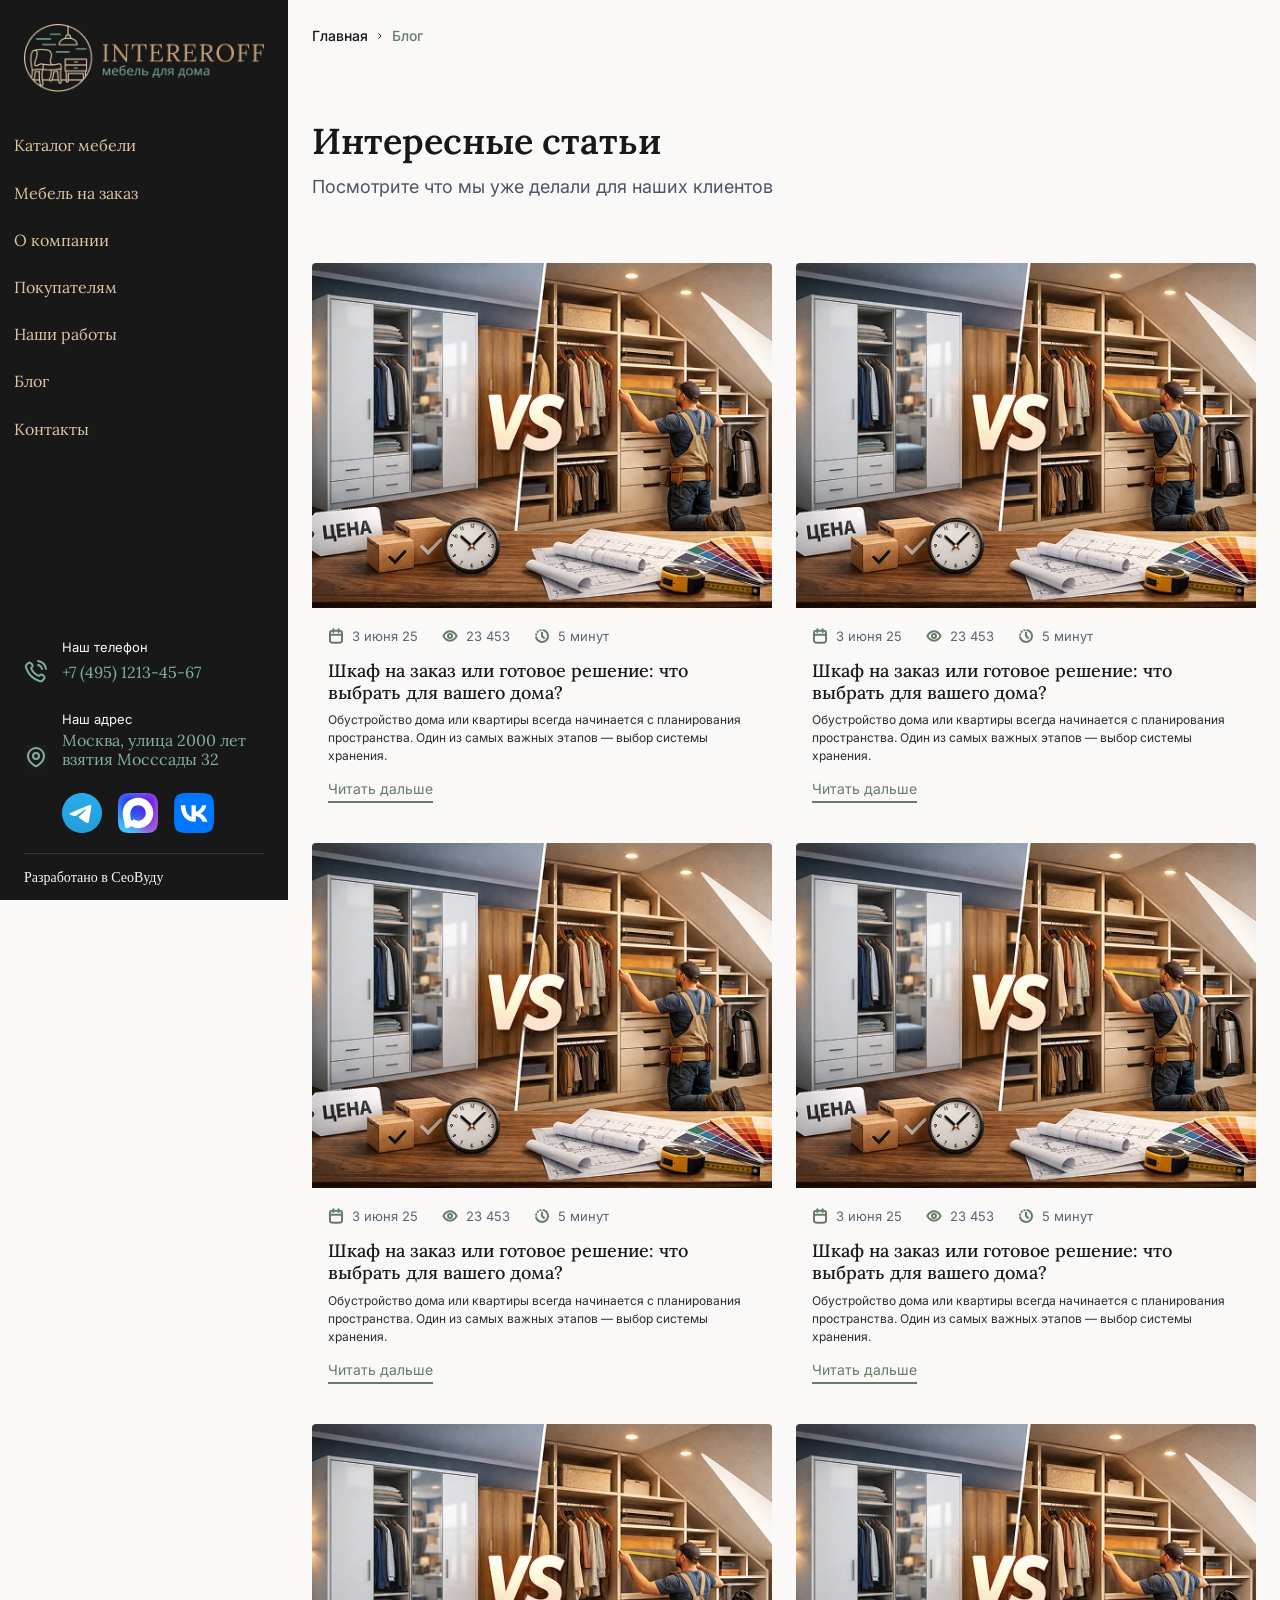
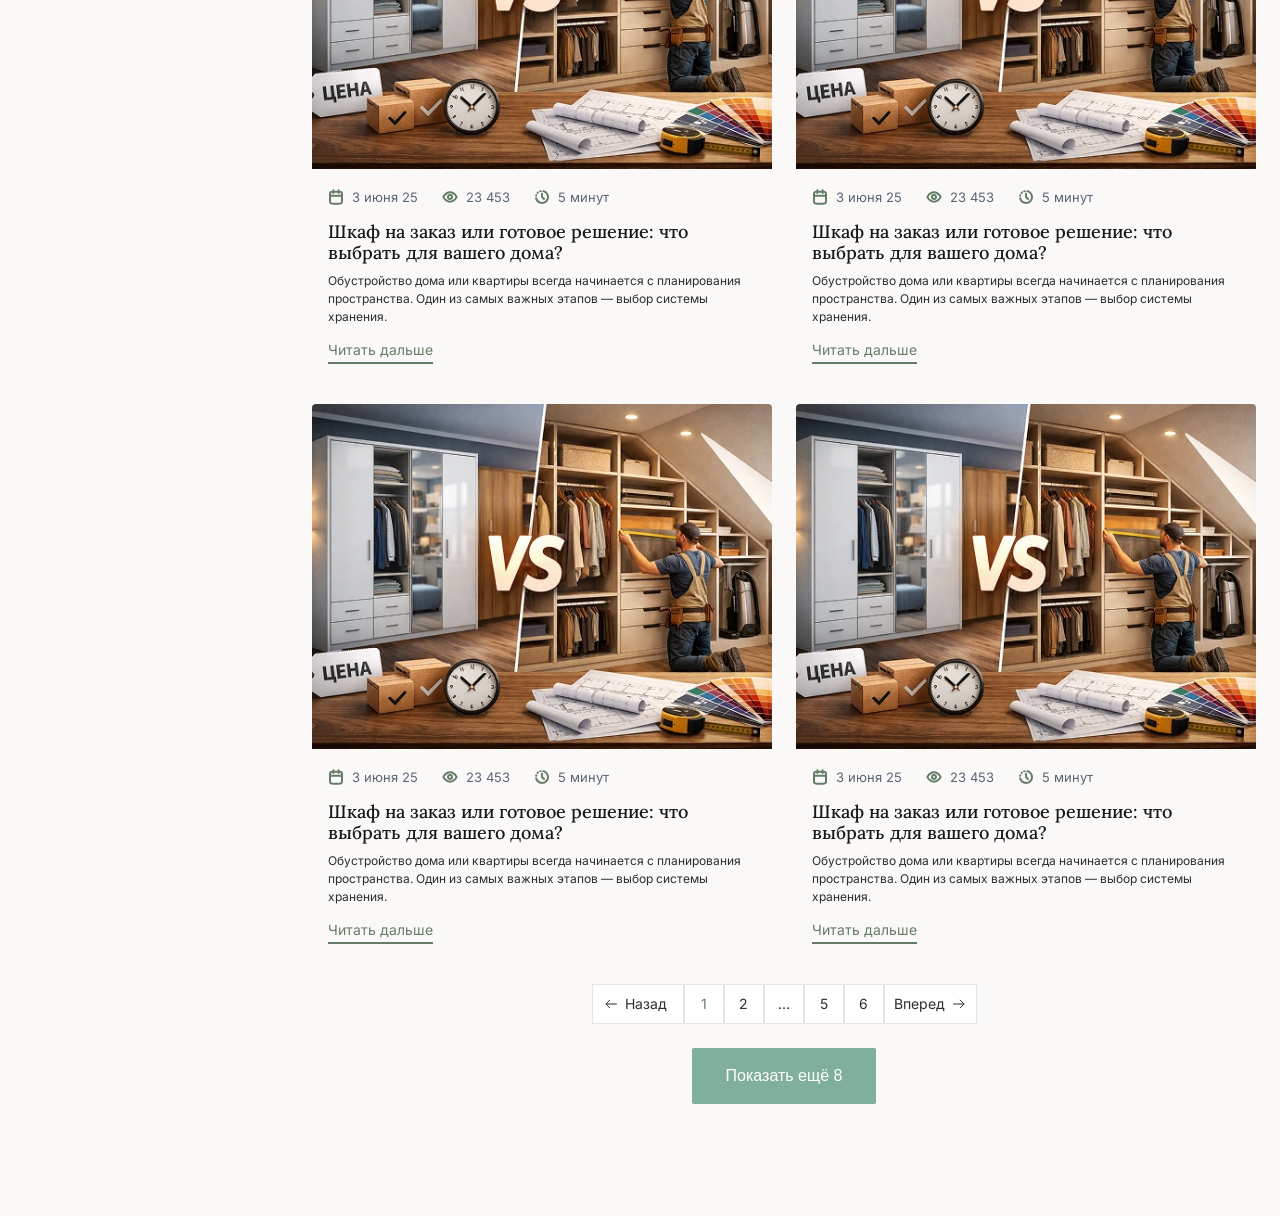
<file: blog.html>
<!DOCTYPE html>
<html lang="ru">
<head>
    <meta charset="UTF-8">
    <meta name="viewport" content="width=device-width, initial-scale=1.0">
    <title>Блог</title>
    <link rel="stylesheet" href="style.css">
</head>
<body>    
    <main class="main">
        <section class="sidebar">
            <nav class="navigation">
                <a class="navigation-logo" href="index.html">
                    <img src="assets/img/logo.png" width="240" height="68" alt="логотип сайта">
                </a>

                <ul class="navigation-list">
                    <li class="navigation-item">
                        <a class="navigation-link" href="catalog.html">Каталог мебели</a>
                    </li>
                    <li class="navigation-item">
                        <a class="navigation-link" href="mebel-na-zakaz.html">Мебель на заказ</a>
                    </li>
                    <li class="navigation-item">
                        <a class="navigation-link" href="#">О компании</a>
                    </li>
                    <li class="navigation-item">
                        <a class="navigation-link" href="#">Покупателям</a>
                    </li>
                    <li class="navigation-item">
                        <a class="navigation-link" href="works.html">Наши работы</a>
                    </li>
                    <li class="navigation-item">
                        <a class="navigation-link" href="blog.html">Блог</a>
                    </li>
                    <li class="navigation-item">
                        <a class="navigation-link" href="contacts.html">Контакты</a>
                    </li>
                </ul>
            </nav>
            <footer class="footer">
                <address class="footer-contacts">
                    <p class="contact-label">Наш телефон</p>
                    <a class="footer-contact footer-phone" href="tel:+749512134567">+7 (495) 1213-45-67</a>

                    <p class="contact-label">Наш адрес</p>
                    <p class="footer-contact footer-address">Москва, улица 2000 лет взятия Мосссады 32</p>
                </address>

                <ul class="social-list">
                    <li class="social-item">
                        <a class="social-link" href="https://t.me/htmlacademy">
                            <span class="visually-hidden">Телеграмм</span>
                           <span class="social-icon social-icon-telegramm" aria-hidden="true" focusable="false"></span>
                        </a>
                    </li>
                    <li class="social-item">
                        <a class="social-link" href="https://www.youtube.com/user/htmlacademyru">
                            <span class="visually-hidden">Max</span>
                            <span class="social-icon social-icon-max" aria-hidden="true" focusable="false"></span>
                        </a>
                    </li>
                    <li class="social-item">
                        <a class="social-link" href="https://vk.com/htmlacademy">
                            <span class="visually-hidden">Вконтакте</span>
                            <span class="social-icon social-icon-vk" aria-hidden="true" focusable="false"></span>
                        </a>
                    </li>
                </ul>
                <p><a class="developer" href="https://seovoodoo.guru">Разработано в СеоВуду</a></p>
            </footer>
            <button class="btn-menu-close" type="button">
                <img src="assets/img/ico/close.svg" width="40" height="40" alt="закрыть меню">
            </button>
        </section>

        <section class="sidebar-mobile">
            <nav class="navigation" style="flex-grow: 0">
                <a class="navigation-logo" href="/" style="padding: 0 4px 16px; transition: opacity 0.3s linear 0.3s;">
                    <img src="assets/img/logo-mobile.svg" width="48" height="72" alt="логотип сайта">
                </a>
            </nav>

            <button class="btn-menu-open" type="button">
                <img src="assets/img/ico/menu.svg" width="40" height="40" alt="открыть меню">
            </button>
            

            <footer class="footer" style="padding: 0; transition: opacity 0.3s linear 0.3s;">
                <address class="footer-contacts">                    
                    <a 
                        class="footer-contact footer-phone"  
                        href="tel:+749512134567"
                        style="width: 24px; margin: 0 auto 36px;"
                    >
                    </a>                    
                </address>

                <ul class="social-list" style="flex-direction: column; align-items: center; padding: 0 0 72px;">
                    <li class="social-item">
                        <a class="social-link" href="https://t.me/htmlacademy">
                            <span class="visually-hidden">Телеграмм</span>
                           <span class="social-icon social-icon-telegramm" aria-hidden="true" focusable="false"></span>
                        </a>
                    </li>
                    <li class="social-item">
                        <a class="social-link" href="https://www.youtube.com/user/htmlacademyru">
                            <span class="visually-hidden">Max</span>
                            <span class="social-icon social-icon-max" aria-hidden="true" focusable="false"></span>
                        </a>
                    </li>
                    <li class="social-item">
                        <a class="social-link" href="https://vk.com/htmlacademy">
                            <span class="visually-hidden">Вконтакте</span>
                            <span class="social-icon social-icon-vk" aria-hidden="true" focusable="false"></span>
                        </a>
                    </li>
                </ul>                
            </footer>
        </section>
        
        <div class="content">            
            <ol class="breadcrumbs-list">
                <li class="breadcrumbs-item">
                    <a class="breadcrumbs-link" href="index.html">Главная</a>
                </li>                
                <li class="breadcrumbs-item">
                    <a class="breadcrumbs-link">Блог</a>
                </li>                
            </ol> 
            
            
            <section class="articles">
                <h2 class="title-h2 blog">Интересные статьи</h2>
                <p class="note">Посмотрите что мы уже делали для наших клиентов</p>   
                <ul class="article-list">
                    <li class="article-item">
                        <image src="assets/img/blog/prev-article.webp" width="366" height="275" alt="" />
                        <div class="article-info">
                            <p class="article-indicators">
                                <span class="article-date">3 июня 25</span>
                                <span class="article-views">23 453</span>
                                <span class="time-to-read">5 минут</span>
                            </p>
                            <p class="product-name">Шкаф на заказ или готовое решение: что выбрать для вашего дома?</p>
                            <p class="short-description">Обустройство дома или квартиры всегда начинается с планирования пространства. Один из самых важных этапов — выбор системы хранения.</p>                            
                            <a class="read-more" href="article-1.html">Читать дальше</a>
                        </div>                        
                    </li>
                    <li class="article-item">
                        <image src="assets/img/blog/prev-article.webp" width="366" height="275" alt="" />
                        <div class="article-info">
                            <p class="article-indicators">
                                <span class="article-date">3 июня 25</span>
                                <span class="article-views">23 453</span>
                                <span class="time-to-read">5 минут</span>
                            </p>
                            <p class="product-name">Шкаф на заказ или готовое решение: что выбрать для вашего дома?</p>
                            <p class="short-description">Обустройство дома или квартиры всегда начинается с планирования пространства. Один из самых важных этапов — выбор системы хранения.</p>                            
                            <a class="read-more" href="article-1.html">Читать дальше</a>
                        </div>                        
                    </li>
                    <li class="article-item">
                        <image src="assets/img/blog/prev-article.webp" width="366" height="275" alt="" />
                        <div class="article-info">
                            <p class="article-indicators">
                                <span class="article-date">3 июня 25</span>
                                <span class="article-views">23 453</span>
                                <span class="time-to-read">5 минут</span>
                            </p>
                            <p class="product-name">Шкаф на заказ или готовое решение: что выбрать для вашего дома?</p>
                            <p class="short-description">Обустройство дома или квартиры всегда начинается с планирования пространства. Один из самых важных этапов — выбор системы хранения.</p>                            
                            <a class="read-more" href="article-1.html">Читать дальше</a>
                        </div>                        
                    </li>
                    <li class="article-item">
                        <image src="assets/img/blog/prev-article.webp" width="366" height="275" alt="" />
                        <div class="article-info">
                            <p class="article-indicators">
                                <span class="article-date">3 июня 25</span>
                                <span class="article-views">23 453</span>
                                <span class="time-to-read">5 минут</span>
                            </p>
                            <p class="product-name">Шкаф на заказ или готовое решение: что выбрать для вашего дома?</p>
                            <p class="short-description">Обустройство дома или квартиры всегда начинается с планирования пространства. Один из самых важных этапов — выбор системы хранения.</p>                            
                            <a class="read-more" href="article-1.html">Читать дальше</a>
                        </div>                        
                    </li>
                    <li class="article-item">
                        <image src="assets/img/blog/prev-article.webp" width="366" height="275" alt="" />
                        <div class="article-info">
                            <p class="article-indicators">
                                <span class="article-date">3 июня 25</span>
                                <span class="article-views">23 453</span>
                                <span class="time-to-read">5 минут</span>
                            </p>
                            <p class="product-name">Шкаф на заказ или готовое решение: что выбрать для вашего дома?</p>
                            <p class="short-description">Обустройство дома или квартиры всегда начинается с планирования пространства. Один из самых важных этапов — выбор системы хранения.</p>                            
                            <a class="read-more" href="article-1.html">Читать дальше</a>
                        </div>                        
                    </li>
                    <li class="article-item">
                        <image src="assets/img/blog/prev-article.webp" width="366" height="275" alt="" />
                        <div class="article-info">
                            <p class="article-indicators">
                                <span class="article-date">3 июня 25</span>
                                <span class="article-views">23 453</span>
                                <span class="time-to-read">5 минут</span>
                            </p>
                            <p class="product-name">Шкаф на заказ или готовое решение: что выбрать для вашего дома?</p>
                            <p class="short-description">Обустройство дома или квартиры всегда начинается с планирования пространства. Один из самых важных этапов — выбор системы хранения.</p>                            
                            <a class="read-more" href="article-1.html">Читать дальше</a>
                        </div>                        
                    </li>
                    <li class="article-item">
                        <image src="assets/img/blog/prev-article.webp" width="366" height="275" alt="" />
                        <div class="article-info">
                            <p class="article-indicators">
                                <span class="article-date">3 июня 25</span>
                                <span class="article-views">23 453</span>
                                <span class="time-to-read">5 минут</span>
                            </p>
                            <p class="product-name">Шкаф на заказ или готовое решение: что выбрать для вашего дома?</p>
                            <p class="short-description">Обустройство дома или квартиры всегда начинается с планирования пространства. Один из самых важных этапов — выбор системы хранения.</p>                            
                            <a class="read-more" href="article-1.html">Читать дальше</a>
                        </div>                        
                    </li>
                    <li class="article-item">
                        <image src="assets/img/blog/prev-article.webp" width="366" height="275" alt="" />
                        <div class="article-info">
                            <p class="article-indicators">
                                <span class="article-date">3 июня 25</span>
                                <span class="article-views">23 453</span>
                                <span class="time-to-read">5 минут</span>
                            </p>
                            <p class="product-name">Шкаф на заказ или готовое решение: что выбрать для вашего дома?</p>
                            <p class="short-description">Обустройство дома или квартиры всегда начинается с планирования пространства. Один из самых важных этапов — выбор системы хранения.</p>                            
                            <a class="read-more" href="article-1.html">Читать дальше</a>
                        </div>                        
                    </li>
                </ul>
                <div class="pagination-wrap">
                    <ul class="pagination-list">
                        <li class="pagination-item">
                            <a href="#" class="pagination-link pagination-link-prev"><span class="control">Назад<span></a>
                        </li>
                        <li class="pagination-item">
                            <a class="pagination-link pagination-link-current">1</a>
                        </li>
                        <li class="pagination-item">
                            <a href="#" class="pagination-link">2</a>
                        </li>
                        <li class="pagination-item">
                            <a class="pagination-link pagination-text">...</a>
                        </li>
                        <li class="pagination-item">
                            <a href="#" class="pagination-link">5</a>
                        </li>
                        <li class="pagination-item">
                            <a href="#" class="pagination-link">6</a>
                        </li>                    
                        <li class="pagination-item">
                            <a href="#" class="pagination-link pagination-link-next"><span class="control">Вперед</span></a>
                        </li>
                    </ul>
                    <button type="button" class="btn btn-color-primary btn-show-more">Показать ещё <span class="items-left-show">8</span></button>
                </div>                
            </section>           
        </div>      
        
    </main> 
    <script src="js/script.js"></script>    
</body>
</html>
</file>
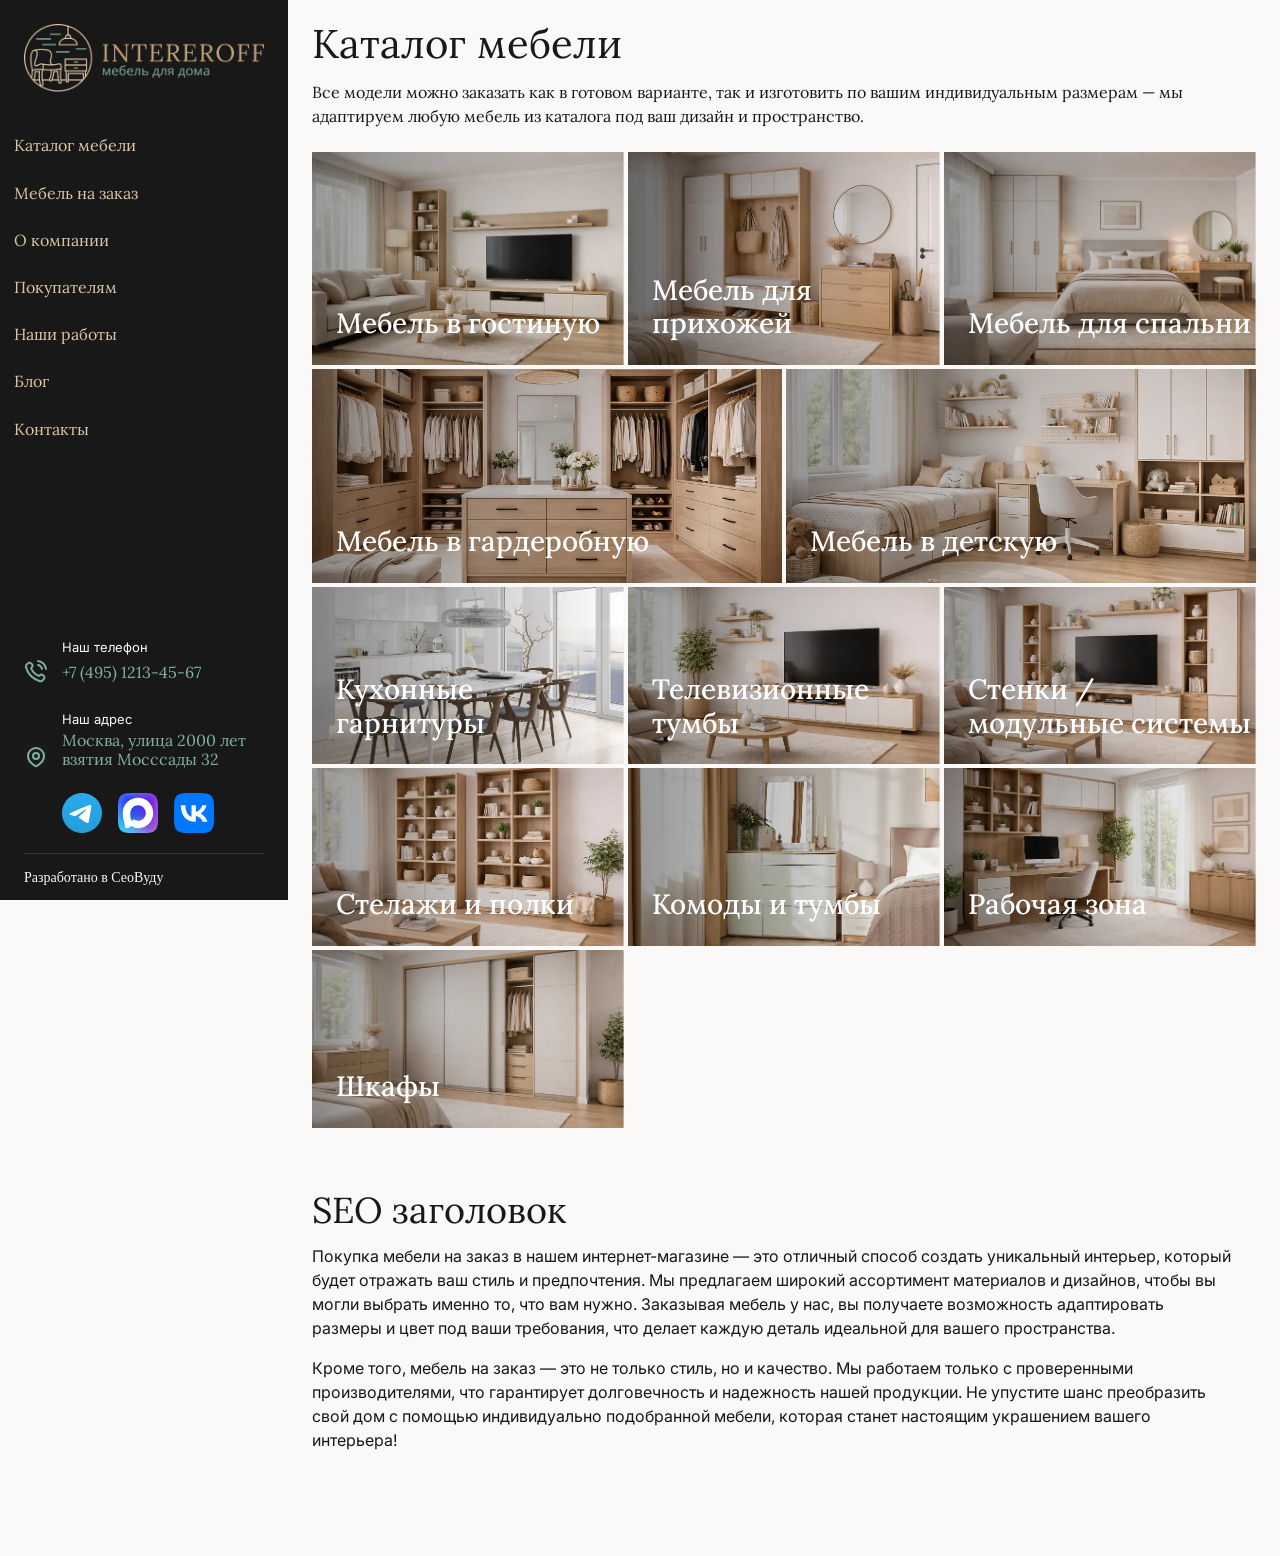
<file: catalog.html>
<!DOCTYPE html>
<html lang="ru">
<head>
    <meta charset="UTF-8">
    <meta name="viewport" content="width=device-width, initial-scale=1.0">
    <title>Авалон - стильные шкафы купэ</title>
    <link rel="stylesheet" href="style.css">
</head>
<body>    
    <main class="main">
        <section class="sidebar">
            <nav class="navigation">
                <a class="navigation-logo" href="index.html">
                    <img src="assets/img/logo.png" width="240" height="68" alt="логотип сайта">
                </a>

                <ul class="navigation-list">
                    <li class="navigation-item">
                        <a class="navigation-link navigation-link-current" href="catalog.html">Каталог мебели</a>
                    </li>
                    <li class="navigation-item">
                        <a class="navigation-link" href="mebel-na-zakaz.html">Мебель на заказ</a>
                    </li>
                    <li class="navigation-item">
                        <a class="navigation-link" href="#">О компании</a>
                    </li>
                    <li class="navigation-item">
                        <a class="navigation-link" href="#">Покупателям</a>
                    </li>
                    <li class="navigation-item">
                        <a class="navigation-link" href="works.html">Наши работы</a>
                    </li>
                    <li class="navigation-item">
                        <a class="navigation-link" href="blog.html">Блог</a>
                    </li>
                    <li class="navigation-item">
                        <a class="navigation-link" href="contacts.html">Контакты</a>
                    </li>
                </ul>
            </nav>
            <footer class="footer">
                <address class="footer-contacts">
                    <p class="contact-label">Наш телефон</p>
                    <a class="footer-contact footer-phone" href="tel:+749512134567">+7 (495) 1213-45-67</a>

                    <p class="contact-label">Наш адрес</p>
                    <p class="footer-contact footer-address">Москва, улица 2000 лет взятия Мосссады 32</p>
                </address>

                <ul class="social-list">
                    <li class="social-item">
                        <a class="social-link" href="https://t.me/htmlacademy">
                            <span class="visually-hidden">Телеграмм</span>
                           <span class="social-icon social-icon-telegramm" aria-hidden="true" focusable="false"></span>
                        </a>
                    </li>
                    <li class="social-item">
                        <a class="social-link" href="https://www.youtube.com/user/htmlacademyru">
                            <span class="visually-hidden">Max</span>
                            <span class="social-icon social-icon-max" aria-hidden="true" focusable="false"></span>
                        </a>
                    </li>
                    <li class="social-item">
                        <a class="social-link" href="https://vk.com/htmlacademy">
                            <span class="visually-hidden">Вконтакте</span>
                            <span class="social-icon social-icon-vk" aria-hidden="true" focusable="false"></span>
                        </a>
                    </li>
                </ul>
                <p><a class="developer" href="https://seovoodoo.guru">Разработано в СеоВуду</a></p>
            </footer>
            <button class="btn-menu-close" type="button">
                <img src="assets/img/ico/close.svg" width="40" height="40" alt="закрыть меню">
            </button>
        </section>

        <section class="sidebar-mobile">
            <nav class="navigation" style="flex-grow: 0">
                <a class="navigation-logo" href="/" style="padding: 0 4px 16px; transition: opacity 0.3s linear 0.3s;">
                    <img src="assets/img/logo-mobile.svg" width="48" height="72" alt="логотип сайта">
                </a>
            </nav>

            <button class="btn-menu-open" type="button">
                <img src="assets/img/ico/menu.svg" width="40" height="40" alt="меню">
            </button>
            

            <footer class="footer" style="padding: 0; transition: opacity 0.3s linear 0.3s;">
                <address class="footer-contacts">                    
                    <a 
                        class="footer-contact footer-phone"  
                        href="tel:+749512134567"
                        style="width: 24px; margin: 0 auto 36px;"
                    >
                    </a>                    
                </address>

                <ul class="social-list" style="flex-direction: column; align-items: center; padding: 0 0 72px;">
                    <li class="social-item">
                        <a class="social-link" href="https://t.me/htmlacademy">
                            <span class="visually-hidden">Телеграмм</span>
                           <span class="social-icon social-icon-telegramm" aria-hidden="true" focusable="false"></span>
                        </a>
                    </li>
                    <li class="social-item">
                        <a class="social-link" href="https://www.youtube.com/user/htmlacademyru">
                            <span class="visually-hidden">Max</span>
                            <span class="social-icon social-icon-max" aria-hidden="true" focusable="false"></span>
                        </a>
                    </li>
                    <li class="social-item">
                        <a class="social-link" href="https://vk.com/htmlacademy">
                            <span class="visually-hidden">Вконтакте</span>
                            <span class="social-icon social-icon-vk" aria-hidden="true" focusable="false"></span>
                        </a>
                    </li>
                </ul>                
            </footer>
        </section>
        
        <div class="content">            
            <h1 class="title-h1">Каталог мебели</h1>
            <p class="category-text-max-width">Все модели можно заказать как в готовом варианте, так и изготовить по вашим индивидуальным размерам — мы адаптируем любую мебель из каталога под ваш дизайн и пространство.</p>
            <section>
                <ul class="category-list catalog-page">
                    <li class="category-item">                        
                        <img src="assets/img/preview-category/mebel-v-gostinuyu.webp" width="659" height="450" alt="">
                        <h3 class="title">Мебель в гостиную</h3>
                        <a class="btn btn-color-primary btn-arrow-right btn-category" href="#"><span class="text">Смотреть в каталоге</span></a>                        
                    </li>
                    <li class="category-item">                        
                        <img src="assets/img/preview-category/mebel-v-prihozhuyu.webp" width="659" height="450" alt="">
                        <h3 class="title">Мебель для прихожей</h3>
                        <a class="btn btn-color-primary btn-arrow-right btn-category" href="#"><span class="text">Смотреть в каталоге</span></a>
                    </li>
                    <li class="category-item">                        
                        <img src="assets/img/preview-category/mebel-dlya-spalni.webp" width="659" height="450" alt="">
                        <h3 class="title">Мебель для спальни</h3>
                        <a class="btn btn-color-primary btn-arrow-right btn-category" href="#"><span class="text">Смотреть в каталоге</span></a>                        
                    </li>
                    <li class="category-item category-item-big">                        
                        <img src="assets/img/preview-category/mebel-v-garderobnuyu.webp" width="791" height="360" alt="">
                        <h3 class="title">Мебель в гардеробную</h3>
                        <a class="btn btn-color-primary btn-arrow-right btn-category" href="#"><span class="text">Смотреть в каталоге</span></a>                        
                    </li>
                    <li class="category-item category-item-big">                        
                        <img src="assets/img/preview-category/mebel-v-detskuyu.webp" width="791" height="360" alt="">
                        <h3 class="title">Мебель в детскую</h3>
                        <a class="btn btn-color-primary btn-arrow-right btn-category" href="#"><span class="text">Смотреть в каталоге</span></a>
                    </li>
                    <li class="category-item">                        
                        <img src="assets/img/preview-category/kuhonnye-garnitury.webp" width="659" height="375" alt="">
                        <h3 class="title">Кухонные гарнитуры</h3>
                        <a class="btn btn-color-primary btn-arrow-right btn-category" href="#"><span class="text">Смотреть в каталоге</span></a>
                    </li>
                    <li class="category-item">                        
                        <img src="assets/img/preview-category/tv-tumby.webp" width="659" height="375" alt="">
                        <h3 class="title">Телевизионные тумбы</h3>
                        <a class="btn btn-color-primary btn-arrow-right btn-category" href="#"><span class="text">Смотреть в каталоге</span></a>
                    </li>
                    <li class="category-item">                        
                        <img src="assets/img/preview-category/stenki-modulnye-sistemy.webp" width="659" height="375" alt="">
                        <h3 class="title">Стенки / модульные системы</h3>
                        <a class="btn btn-color-primary btn-arrow-right btn-category" href="#"><span class="text">Смотреть в каталоге</span></a>
                    </li>
                    <li class="category-item">                        
                        <img src="assets/img/preview-category/stellazhi-i-polki.webp" width="659" height="375" alt="">
                        <h3 class="title">Стелажи и полки</h3>
                        <a class="btn btn-color-primary btn-arrow-right btn-category" href="#"><span class="text">Смотреть в каталоге</span></a>
                    </li>
                    <li class="category-item">                        
                        <img src="assets/img/preview-category/komody-i-prikrovatnye-tumby.webp" width="659" height="375" alt="">
                        <h3 class="title">Комоды и тумбы</h3>
                        <a class="btn btn-color-primary btn-arrow-right btn-category" href="#"><span class="text">Смотреть в каталоге</span></a>
                    </li>
                    <li class="category-item">                        
                        <img src="assets/img/preview-category/rabochee-mesto.webp" width="659" height="375" alt="">
                        <h3 class="title">Рабочая зона</h3>
                        <a class="btn btn-color-primary btn-arrow-right btn-category" href="#"><span class="text">Смотреть в каталоге</span></a>
                    </li>
                    <li class="category-item">                        
                        <img src="assets/img/preview-category/shkafy.webp" width="659" height="375" alt="">
                        <h3 class="title">Шкафы</h3>
                        <a class="btn btn-color-primary btn-arrow-right btn-category" href="cupboards.html"><span class="text">Смотреть в каталоге</span></a>
                    </li>    
                </ul>
            </section> 
            
            <section class="category-description" style="padding-left: 0;">
                <h3 class="category-description-title">SEO заголовок</h3>
                <p>Покупка мебели на заказ в нашем интернет-магазине — это отличный способ создать уникальный интерьер, который будет отражать ваш стиль и предпочтения. Мы предлагаем широкий ассортимент материалов и дизайнов, чтобы вы могли выбрать именно то, что вам нужно. Заказывая мебель у нас, вы получаете возможность адаптировать размеры и цвет под ваши требования, что делает каждую деталь идеальной для вашего пространства.</p>
                <p>Кроме того, мебель на заказ — это не только стиль, но и качество. Мы работаем только с проверенными производителями, что гарантирует долговечность и надежность нашей продукции. Не упустите шанс преобразить свой дом с помощью индивидуально подобранной мебели, которая станет настоящим украшением вашего интерьера!</p>
            </section>
        </div>
        
    </main> 
    <script src="js/script.js"></script>   
</body>
</html>
</file>
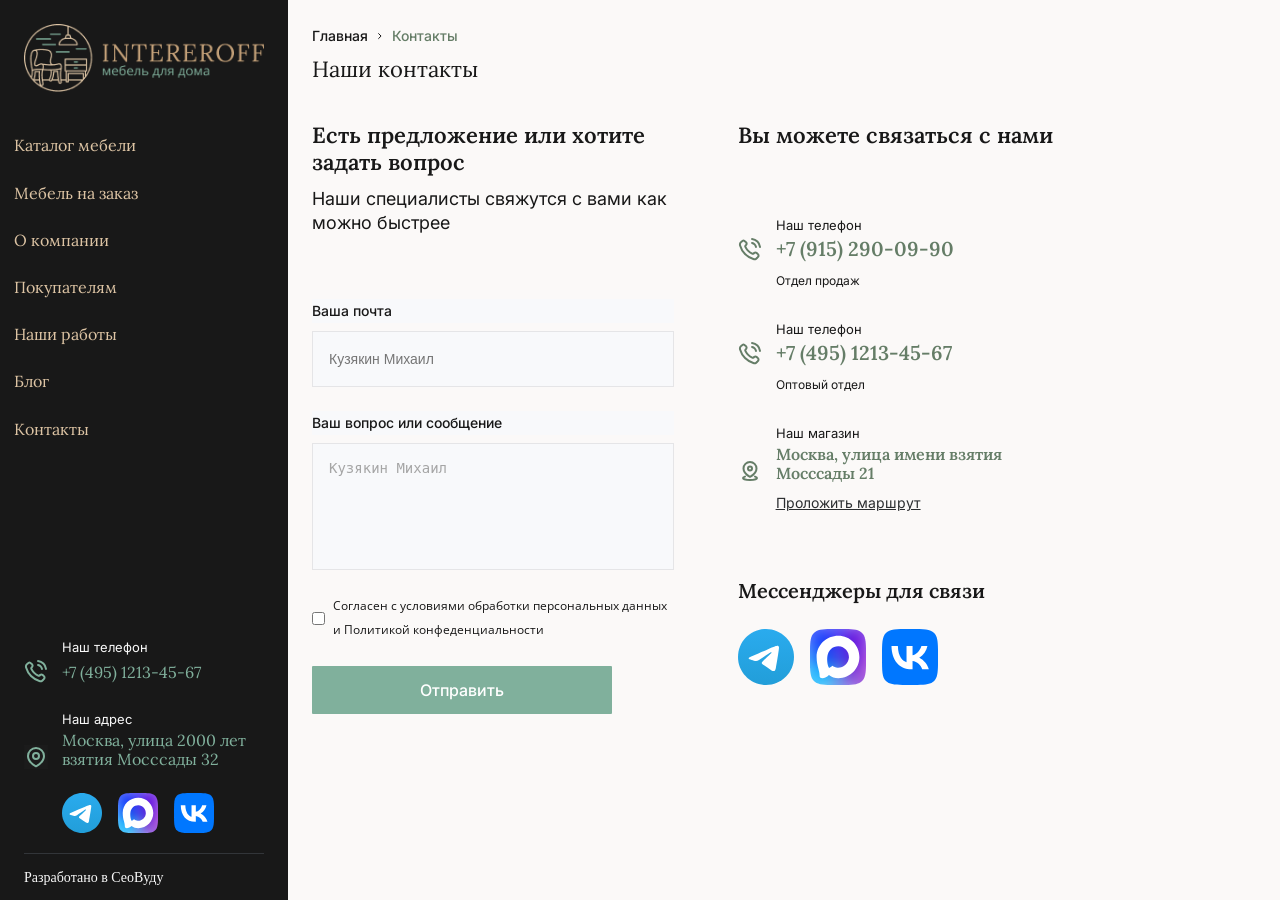
<file: contacts.html>
<!DOCTYPE html>
<html lang="ru">
<head>
    <meta charset="UTF-8">
    <meta name="viewport" content="width=device-width, initial-scale=1.0">
    <title>Авалон - стильные шкафы купэ</title>
    <link rel="stylesheet" href="style.css">
</head>
<body>    
    <main class="main">
        <section class="sidebar">
            <nav class="navigation">
                <a class="navigation-logo" href="index.html">
                    <img src="assets/img/logo.png" width="240" height="68" alt="логотип сайта">
                </a>

                <ul class="navigation-list">
                    <li class="navigation-item">
                        <a class="navigation-link navigation-link-current" href="#">Каталог мебели</a>
                    </li>
                    <li class="navigation-item">
                        <a class="navigation-link" href="mebel-na-zakaz.html">Мебель на заказ</a>
                    </li>
                    <li class="navigation-item">
                        <a class="navigation-link" href="#">О компании</a>
                    </li>
                    <li class="navigation-item">
                        <a class="navigation-link" href="#">Покупателям</a>
                    </li>
                    <li class="navigation-item">
                        <a class="navigation-link" href="works.html">Наши работы</a>
                    </li>
                    <li class="navigation-item">
                        <a class="navigation-link" href="blog.html">Блог</a>
                    </li>
                    <li class="navigation-item">
                        <a class="navigation-link" href="contacts.html">Контакты</a>
                    </li>
                </ul>
            </nav>
            <footer class="footer">
                <address class="footer-contacts">
                    <p class="contact-label">Наш телефон</p>
                    <a class="footer-contact footer-phone" href="tel:+749512134567">+7 (495) 1213-45-67</a>

                    <p class="contact-label">Наш адрес</p>
                    <p class="footer-contact footer-address">Москва, улица 2000 лет взятия Мосссады 32</p>
                </address>

                <ul class="social-list">
                    <li class="social-item">
                        <a class="social-link" href="https://t.me/htmlacademy">
                            <span class="visually-hidden">Телеграмм</span>
                           <span class="social-icon social-icon-telegramm" aria-hidden="true" focusable="false"></span>
                        </a>
                    </li>
                    <li class="social-item">
                        <a class="social-link" href="https://www.youtube.com/user/htmlacademyru">
                            <span class="visually-hidden">Max</span>
                            <span class="social-icon social-icon-max" aria-hidden="true" focusable="false"></span>
                        </a>
                    </li>
                    <li class="social-item">
                        <a class="social-link" href="https://vk.com/htmlacademy">
                            <span class="visually-hidden">Вконтакте</span>
                            <span class="social-icon social-icon-vk" aria-hidden="true" focusable="false"></span>
                        </a>
                    </li>
                </ul>
                <p><a class="developer" href="https://seovoodoo.guru">Разработано в СеоВуду</a></p>
            </footer>
            <button class="btn-menu-close" type="button">
                <img src="assets/img/ico/close.svg" width="40" height="40" alt="закрыть меню">
            </button>
        </section>

        <section class="sidebar-mobile">
            <nav class="navigation" style="flex-grow: 0">
                <a class="navigation-logo" href="/" style="padding: 0 4px 16px; transition: opacity 0.3s linear 0.3s;">
                    <img src="assets/img/logo-mobile.svg" width="48" height="72" alt="логотип сайта">
                </a>
            </nav>

            <button class="btn-menu-open" type="button">
                <img src="assets/img/ico/menu.svg" width="40" height="40" alt="меню">
            </button>
            

            <footer class="footer" style="padding: 0; transition: opacity 0.3s linear 0.3s;">
                <address class="footer-contacts">                    
                    <a 
                        class="footer-contact footer-phone"  
                        href="tel:+749512134567"
                        style="width: 24px; margin: 0 auto 36px;"
                    >
                    </a>                    
                </address>

                <ul class="social-list" style="flex-direction: column; align-items: center; padding: 0 0 72px;">
                    <li class="social-item">
                        <a class="social-link" href="https://t.me/htmlacademy">
                            <span class="visually-hidden">Телеграмм</span>
                           <span class="social-icon social-icon-telegramm" aria-hidden="true" focusable="false"></span>
                        </a>
                    </li>
                    <li class="social-item">
                        <a class="social-link" href="https://www.youtube.com/user/htmlacademyru">
                            <span class="visually-hidden">Max</span>
                            <span class="social-icon social-icon-max" aria-hidden="true" focusable="false"></span>
                        </a>
                    </li>
                    <li class="social-item">
                        <a class="social-link" href="https://vk.com/htmlacademy">
                            <span class="visually-hidden">Вконтакте</span>
                            <span class="social-icon social-icon-vk" aria-hidden="true" focusable="false"></span>
                        </a>
                    </li>
                </ul>                
            </footer>
        </section>
        
        <div class="content">            
            <ol class="breadcrumbs-list">
                <li class="breadcrumbs-item">
                    <a class="breadcrumbs-link" href="index.html">Главная</a>
                </li>                
                <li class="breadcrumbs-item">
                    <a class="breadcrumbs-link">Контакты</a>
                </li>                
            </ol> 
            <h2 class="title-h2" style="font-weight: 400;">Наши контакты</h2> 

            <section class="map">
                <script type="text/javascript" charset="utf-8" async src="https://api-maps.yandex.ru/services/constructor/1.0/js/?um=constructor%3A285c8b3cdfc745de695a451148a9d3b733fa96cb8af2bf23c015ee761b275585&amp;width=100%25&amp;height=400&amp;lang=ru_RU&amp;scroll=false"></script>
            </section>

            <section class="contacts-footer">
                <div class="feedback-block">
                    <h3 class="title-h3">Есть предложение или хотите задать вопрос</h3>
                    <p class="feedback-single-text">Наши специалисты свяжутся с вами как можно быстрее</p>

                    <form class="feedback" action="">

                        <label class="control" for="contacts-email">Ваша почта</label>
                        <input type="email" name="email" id="contacts-email" class="field-email" placeholder="Кузякин Михаил">

                        <label class="control" for="contacts-message">Ваш вопрос или сообщение</label>
                        <textarea name="message" id="contacts-message" class="field-message" placeholder="Кузякин Михаил"></textarea>

                        <div class="agree-wrap">
                            <input type="checkbox" name="agree" class="agree-input">
                            <p class="agree-text">Согласен с условиями обработки персональных данных и Политикой конфеденциальности</p>
                        </div>
                        

                        <button type="submit" class="btn btn-color-primary btn-submit">Отправить</button>
                    </form>
                </div>

                <div class="phone-block">
                    <h3 class="title-h3">Вы можете связаться с нами</h3>
                    <div class="data">
                        <address class="phone">
                            <p class="label">Наш телефон</p>
                            <a class="footer-contact phone-number" href="tel:+79152900990">+7 (915) 290-09-90</a>
                            <p class="label" style="font-size: 12px;">Отдел продаж</p>                            
                        </address>
                        <address class="phone">
                            <p class="label">Наш телефон</p>
                            <a class="footer-contact phone-number" href="tel:+749512134567">+7 (495) 1213-45-67</a>
                            <p class="label" style="font-size: 12px;">Оптовый отдел</p>                            
                        </address>
                        <address>
                            <p class="label">Наш магазин</p>
                            <p class="footer-contact store-address">Москва, улица имени взятия<br>Мосссады 21</p>
                            <a class="go-to-route" href="#">Проложить маршрут</a>
                        </address>                        
                    </div>

                    <h3 class="title-h3" style="font-size: 20px; margin-bottom: 26px;">Мессенджеры для связи</h3>
                    <ul class="social-list" style="padding: 0; border-bottom: none;">
                        <li class="social-item">
                            <a class="social-link" href="https://t.me/htmlacademy">
                                <span class="visually-hidden">Телеграмм</span>
                            <span class="social-icon social-icon-telegramm" aria-hidden="true" focusable="false"></span>
                            </a>
                        </li>
                        <li class="social-item">
                            <a class="social-link" href="https://www.youtube.com/user/htmlacademyru">
                                <span class="visually-hidden">Max</span>
                                <span class="social-icon social-icon-max" aria-hidden="true" focusable="false"></span>
                            </a>
                        </li>
                        <li class="social-item">
                            <a class="social-link" href="https://vk.com/htmlacademy">
                                <span class="visually-hidden">Вконтакте</span>
                                <span class="social-icon social-icon-vk" aria-hidden="true" focusable="false"></span>
                            </a>
                        </li>
                    </ul>
                </div>
            </section>
        </div>
        
    </main> 
    <script src="js/script.js"></script>   
</body>
</html>
</file>
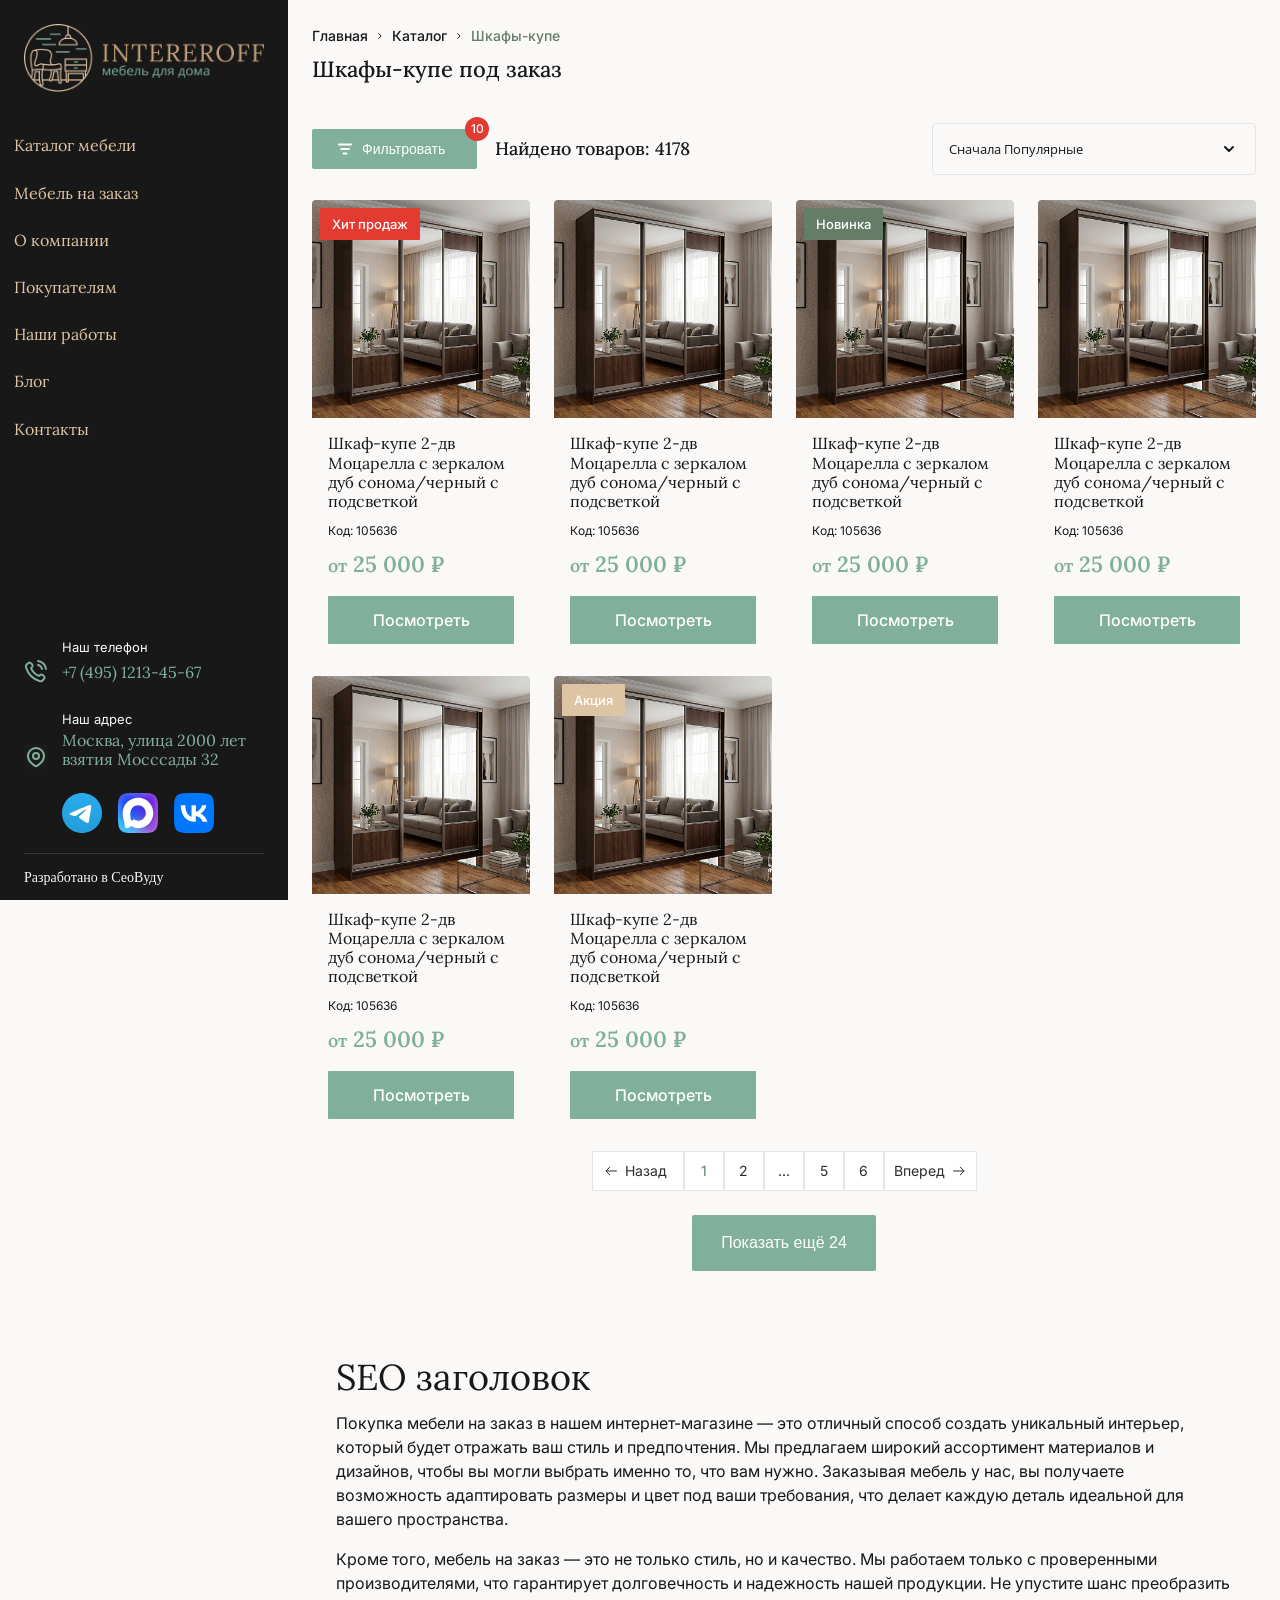
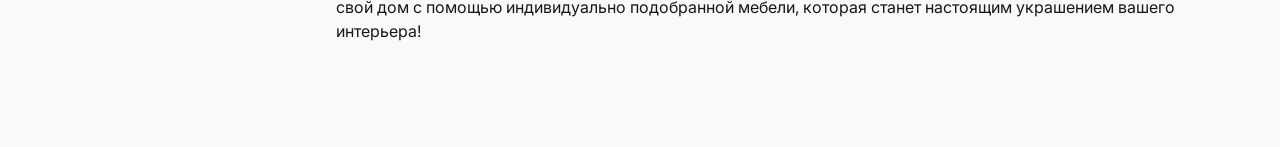
<file: cupboards.html>
<!DOCTYPE html>
<html lang="ru">
<head>
    <meta charset="UTF-8">
    <meta name="viewport" content="width=device-width, initial-scale=1.0">
    <title>Каталог - шкафы купе</title>
    <link rel="stylesheet" href="style.css">
</head>
<body>    
    <main class="main">
        <section class="sidebar">
            <nav class="navigation">
                <a class="navigation-logo" href="index.html">
                    <img src="assets/img/logo.png" width="240" height="68" alt="логотип сайта">
                </a>

                <ul class="navigation-list">
                    <li class="navigation-item">
                        <a class="navigation-link" href="catalog.html">Каталог мебели</a>
                    </li>
                    <li class="navigation-item">
                        <a class="navigation-link" href="mebel-na-zakaz.html">Мебель на заказ</a>
                    </li>
                    <li class="navigation-item">
                        <a class="navigation-link" href="#">О компании</a>
                    </li>
                    <li class="navigation-item">
                        <a class="navigation-link" href="#">Покупателям</a>
                    </li>
                    <li class="navigation-item">
                        <a class="navigation-link" href="works.html">Наши работы</a>
                    </li>
                    <li class="navigation-item">
                        <a class="navigation-link" href="blog.html">Блог</a>
                    </li>
                    <li class="navigation-item">
                        <a class="navigation-link" href="contacts.html">Контакты</a>
                    </li>
                </ul>
            </nav>
            <footer class="footer">
                <address class="footer-contacts">
                    <p class="contact-label">Наш телефон</p>
                    <a class="footer-contact footer-phone" href="tel:+749512134567">+7 (495) 1213-45-67</a>

                    <p class="contact-label">Наш адрес</p>
                    <p class="footer-contact footer-address">Москва, улица 2000 лет взятия Мосссады 32</p>
                </address>

                <ul class="social-list">
                    <li class="social-item">
                        <a class="social-link" href="https://t.me/htmlacademy">
                            <span class="visually-hidden">Телеграмм</span>
                           <span class="social-icon social-icon-telegramm" aria-hidden="true" focusable="false"></span>
                        </a>
                    </li>
                    <li class="social-item">
                        <a class="social-link" href="https://www.youtube.com/user/htmlacademyru">
                            <span class="visually-hidden">Max</span>
                            <span class="social-icon social-icon-max" aria-hidden="true" focusable="false"></span>
                        </a>
                    </li>
                    <li class="social-item">
                        <a class="social-link" href="https://vk.com/htmlacademy">
                            <span class="visually-hidden">Вконтакте</span>
                            <span class="social-icon social-icon-vk" aria-hidden="true" focusable="false"></span>
                        </a>
                    </li>
                </ul>
                <p><a class="developer" href="https://seovoodoo.guru">Разработано в СеоВуду</a></p>
            </footer>
            <button class="btn-menu-close" type="button">
                <img src="assets/img/ico/close.svg" width="40" height="40" alt="закрыть меню">
            </button>
        </section>

        <section class="sidebar-mobile">
            <nav class="navigation" style="flex-grow: 0">
                <a class="navigation-logo" href="/" style="padding: 0 4px 16px; transition: opacity 0.3s linear 0.3s;">
                    <img src="assets/img/logo-mobile.svg" width="48" height="72" alt="логотип сайта">
                </a>
            </nav>

            <button class="btn-menu-open" type="button">
                <img src="assets/img/ico/menu.svg" width="40" height="40" alt="открыть меню">
            </button>
            

            <footer class="footer" style="padding: 0; transition: opacity 0.3s linear 0.3s;">
                <address class="footer-contacts">                    
                    <a 
                        class="footer-contact footer-phone"  
                        href="tel:+749512134567"
                        style="width: 24px; margin: 0 auto 36px;"
                    >
                    </a>                    
                </address>

                <ul class="social-list" style="flex-direction: column; align-items: center; padding: 0 0 72px;">
                    <li class="social-item">
                        <a class="social-link" href="https://t.me/htmlacademy">
                            <span class="visually-hidden">Телеграмм</span>
                           <span class="social-icon social-icon-telegramm" aria-hidden="true" focusable="false"></span>
                        </a>
                    </li>
                    <li class="social-item">
                        <a class="social-link" href="https://www.youtube.com/user/htmlacademyru">
                            <span class="visually-hidden">Max</span>
                            <span class="social-icon social-icon-max" aria-hidden="true" focusable="false"></span>
                        </a>
                    </li>
                    <li class="social-item">
                        <a class="social-link" href="https://vk.com/htmlacademy">
                            <span class="visually-hidden">Вконтакте</span>
                            <span class="social-icon social-icon-vk" aria-hidden="true" focusable="false"></span>
                        </a>
                    </li>
                </ul>                
            </footer>
        </section>
        
        <div class="content">            
            <ol class="breadcrumbs-list">
                <li class="breadcrumbs-item">
                    <a class="breadcrumbs-link" href="index.html">Главная</a>
                </li>
                <li class="breadcrumbs-item">
                    <a class="breadcrumbs-link" href="catalog.html">Каталог</a>
                </li>
                <li class="breadcrumbs-item">
                    <a class="breadcrumbs-link">Шкафы-купе</a>
                </li>                
            </ol> 
            <h2 class="title-h2">Шкафы-купе под заказ</h2>   
            
            <section class="catalog-cupboards">
                <h2 class="visually-hidden">Список шкафов купе</h2>

                <div class="list-management-wrapp">
                    <button type="button" class="btn btn-color-primary btn-filter">
                        Фильтровать
                        <span class="number-selected-filters">10</span>
                    </button>
                    <p class="number-products-found">Найдено товаров: <span>4178</span></p>
                    <select class="control-select" aria-label="Сортировка">
                        <option value="popular">Сначала Популярные</option>
                        <option value="stocks">Сначала Акции</option>
                        <option value="low-cost">Сначала Недорогие</option>
                        <option value="expensive">Сначала Дорогие</option>
                    </select>
                </div>

                <ul class="product-list">
                    <li class="product-item">
                        <image src="assets/img/catalog/shkaf.png" width="366" height="366" alt="" />
                        <div class="product-info">
                            <p class="product-name">Шкаф-купе 2-дв Моцарелла с зеркалом дуб сонома/черный с подсветкой</p>
                            <p class="product-article-number">Код: 105636</p>
                            <p class="product-price"><span>от</span> 25 000 ₽</p>
                            <a class="btn btn-color-primary btn-product" href="product.html">Посмотреть</a>
                        </div>
                        <span class="badge badge-hit">Хит продаж</span>
                    </li>
                    <li class="product-item">
                        <image src="assets/img/catalog/shkaf.png" width="366" height="366" alt="" />
                        <div class="product-info">
                            <p class="product-name">Шкаф-купе 2-дв Моцарелла с зеркалом дуб сонома/черный с подсветкой</p>
                            <p class="product-article-number">Код: 105636</p>
                            <p class="product-price"><span>от</span> 25 000 ₽</p>
                            <a class="btn btn-color-primary btn-product" href="product.html">Посмотреть</a>
                        </div>
                    </li>
                    <li class="product-item">
                        <image src="assets/img/catalog/shkaf.png" width="366" height="366" alt="" />
                        <div class="product-info">
                            <p class="product-name">Шкаф-купе 2-дв Моцарелла с зеркалом дуб сонома/черный с подсветкой</p>
                            <p class="product-article-number">Код: 105636</p>
                            <p class="product-price"><span>от</span> 25 000 ₽</p>
                            <a class="btn btn-color-primary btn-product" href="product.html">Посмотреть</a>
                        </div>
                        <span class="badge badge-new">Новинка</span>
                    </li>
                    <li class="product-item">
                        <image src="assets/img/catalog/shkaf.png" width="366" height="366" alt="" />
                        <div class="product-info">
                            <p class="product-name">Шкаф-купе 2-дв Моцарелла с зеркалом дуб сонома/черный с подсветкой</p>
                            <p class="product-article-number">Код: 105636</p>
                            <p class="product-price"><span>от</span> 25 000 ₽</p>
                            <a class="btn btn-color-primary btn-product" href="product.html">Посмотреть</a>
                        </div>
                    </li>
                    <li class="product-item">
                        <image src="assets/img/catalog/shkaf.png" width="366" height="366" alt="" />
                        <div class="product-info">
                            <p class="product-name">Шкаф-купе 2-дв Моцарелла с зеркалом дуб сонома/черный с подсветкой</p>
                            <p class="product-article-number">Код: 105636</p>
                            <p class="product-price"><span>от</span> 25 000 ₽</p>
                            <a class="btn btn-color-primary btn-product" href="product.html">Посмотреть</a>
                        </div>
                    </li>
                    <li class="product-item">
                        <image src="assets/img/catalog/shkaf.png" width="366" height="366" alt="" />
                        <div class="product-info">
                            <p class="product-name">Шкаф-купе 2-дв Моцарелла с зеркалом дуб сонома/черный с подсветкой</p>
                            <p class="product-article-number">Код: 105636</p>
                            <p class="product-price"><span>от</span> 25 000 ₽</p>
                            <a class="btn btn-color-primary btn-product" href="product.html">Посмотреть</a>
                        </div>
                        <span class="badge badge-sale">Акция</span>
                    </li>
                </ul>
                <div class="pagination-wrap">
                    <ul class="pagination-list">
                        <li class="pagination-item">
                            <a href="#" class="pagination-link pagination-link-prev"><span class="control">Назад<span></a>
                        </li>
                        <li class="pagination-item">
                            <a class="pagination-link pagination-link-current">1</a>
                        </li>
                        <li class="pagination-item">
                            <a href="#" class="pagination-link">2</a>
                        </li>
                        <li class="pagination-item">
                            <a class="pagination-link pagination-text">...</a>
                        </li>
                        <li class="pagination-item">
                            <a href="#" class="pagination-link">5</a>
                        </li>
                        <li class="pagination-item">
                            <a href="#" class="pagination-link">6</a>
                        </li>                    
                        <li class="pagination-item">
                            <a href="#" class="pagination-link pagination-link-next"><span class="control">Вперед</span></a>
                        </li>
                    </ul>
                    <button type="button" class="btn btn-color-primary btn-show-more">Показать ещё <span class="items-left-show">24</span></button>
                </div>
                
            </section>
            <section class="category-description">
                <h3 class="category-description-title">SEO заголовок</h3>
                <p>Покупка мебели на заказ в нашем интернет-магазине — это отличный способ создать уникальный интерьер, который будет отражать ваш стиль и предпочтения. Мы предлагаем широкий ассортимент материалов и дизайнов, чтобы вы могли выбрать именно то, что вам нужно. Заказывая мебель у нас, вы получаете возможность адаптировать размеры и цвет под ваши требования, что делает каждую деталь идеальной для вашего пространства.</p>
                <p>Кроме того, мебель на заказ — это не только стиль, но и качество. Мы работаем только с проверенными производителями, что гарантирует долговечность и надежность нашей продукции. Не упустите шанс преобразить свой дом с помощью индивидуально подобранной мебели, которая станет настоящим украшением вашего интерьера!</p>
            </section>
        </div>

        <div class="modal-filter">
            <div class="filter-wrap">

            <button class="btn-filter-close" type="button">
                <img src="assets/img/ico/close.svg" width="40" height="40" alt="закрыть фильтр">
            </button>
            <h4 class="title-h4">Фильтры</h4>

            <form class="catalog-filter" action="" method="get">                

                <div class="filter-group-wrap">
                    
                    <fieldset class="catalog-filter-group">
                        <legend class="catalog-filter-group-name">Цена</legend>
                        <div class="range" style="--value-1: 10000; --value-2: 75000;">                            
                            <div class="track"></div>
                            <div class="progress"></div>
                            <div class="thumbs">
                                <input class="range-input" id="tailmetr1" type="range" min="0" max="100000" value="10000" step="100" aria-valuemin="0" aria-valuemax="100000" aria-orientation="horizontal">
                                <output class="range-output range-output-min" id="output" for="tailmetr1" style="--value: var(--value-1);">10 000₽</output>
                                
                                <input class="range-input" id="tailmetr2" type="range" min="0" max="100000" value="75000" step="100" aria-valuemin="0" aria-valuemax="100000" aria-orientation="horizontal">                                
                                <output class="range-output range-output-max" id="output" for="tailmetr2" style="--value: var(--value-2);">75 000₽</output>
                            </div>  
                            <datalist id="tickmarks" class="tickmarks">
                                <option value="0 to 100000">0₽</option>
                                <option>100 000₽</option>                                
                            </datalist>    
                         </div>
                    </fieldset>

                    <fieldset class="catalog-filter-group">
                        <div class="legend-wrap">
                            <legend class="catalog-filter-group-name">Тип шкафа</legend>
                            <button class="toggle-button" type="button" aria-expanded="false" aria-controls="content-1">                            
                                <span></span>                                
                            </button>
                        </div>
                        
                        <ul class="catalog-filter-list" id="content-1" hidden>
                            <li class="catalog-filter-item">
                                <label class="control">
                                    <input class="control-input visually-hidden" type="checkbox" name="straight" disabled>
                                    <span class="control-mark"></span>
                                    Прямой
                                </label>
                            </li>
                            <li class="catalog-filter-item">
                                <label class="control">
                                    <input class="control-input visually-hidden" type="checkbox" name="angular">
                                    <span class="control-mark"></span>
                                    Угловой
                                </label>
                            </li>                            
                        </ul>
                    </fieldset>

                    <fieldset class="catalog-filter-group">                        
                        <div class="legend-wrap">
                            <legend class="catalog-filter-group-name">Размер шкафа</legend>
                            <button class="toggle-button" type="button" aria-expanded="false" aria-controls="content-2">                            
                                <span></span>                                
                            </button>
                        </div>


                        <ul class="catalog-filter-list" id="content-2" hidden>
                            <li class="catalog-filter-item">
                                <label class="control">
                                    <input class="control-input visually-hidden" type="checkbox" name="var-1">
                                    <span class="control-mark"></span>
                                    Маленький
                                </label>
                            </li>
                            <li class="catalog-filter-item">
                                <label class="control">
                                    <input class="control-input visually-hidden" type="checkbox" name="var-2">
                                    <span class="control-mark"></span>
                                    Средний
                                </label>
                            </li>   
                            <li class="catalog-filter-item">
                                <label class="control">
                                    <input class="control-input visually-hidden" type="checkbox" name="var-2">
                                    <span class="control-mark"></span>
                                    Большой
                                </label>
                            </li>                          
                        </ul>
                    </fieldset>
                    

                    <fieldset class="catalog-filter-group">
                        
                        <div class="legend-wrap">
                            <legend class="catalog-filter-group-name">Тип фасада</legend>
                            <button class="toggle-button" type="button" aria-expanded="false" aria-controls="content-3">                            
                                <span></span>                                
                            </button>
                        </div>

                        <ul class="catalog-filter-list facade-list" id="content-3" hidden>
                            <li class="catalog-filter-item facade-item">
                                <label class="control control-facade">
                                    <input class="control-input visually-hidden" type="checkbox" name="ldsp">                                    
                                     ЛДСП
                                </label>
                            </li>
                            <li class="catalog-filter-item facade-item">
                                <label class="control control-facade">
                                    <input class="control-input visually-hidden" type="checkbox" name="mdf" checked>                                    
                                     МДФ
                                </label>
                            </li> 
                            <li class="catalog-filter-item facade-item">
                                <label class="control control-facade">
                                    <input class="control-input visually-hidden" type="checkbox" name="glass">                                    
                                     Стекло
                                </label>
                            </li>     
                            <li class="catalog-filter-item facade-item">
                                <label class="control control-facade">
                                    <input class="control-input visually-hidden" type="checkbox" name="mirror">                                    
                                     Зеркало
                                </label>
                            </li> 
                            <li class="catalog-filter-item facade-item">
                                <label class="control control-facade">
                                    <input class="control-input visually-hidden" type="checkbox" name="combined">                                    
                                     Комбинированные
                                </label>
                            </li>                      
                        </ul>
                    </fieldset>                    

                    <fieldset class="catalog-filter-group">
                        
                        <div class="legend-wrap">
                            <legend class="catalog-filter-group-name">Количество дверей</legend>
                            <button class="toggle-button" type="button" aria-expanded="false" aria-controls="content-4">                            
                                <span></span>                                
                            </button>
                        </div>

                        <ul class="catalog-filter-list" id="content-4" hidden>
                            <li class="catalog-filter-item">
                                <label class="control">
                                    <input class="control-input visually-hidden" type="checkbox" name="1" checked>
                                    <span class="control-mark"></span>
                                    1
                                </label>
                            </li>
                            <li class="catalog-filter-item">
                                <label class="control">
                                    <input class="control-input visually-hidden" type="checkbox" name="2">
                                    <span class="control-mark"></span>
                                    2
                                </label>
                            </li> 
                            <li class="catalog-filter-item">
                                <label class="control">
                                    <input class="control-input visually-hidden" type="checkbox" name="3">
                                    <span class="control-mark"></span>
                                    3
                                </label>
                            </li>                            
                        </ul>
                    </fieldset>
                </div>
                
                <div class="filter-footer">
                    <p class="number-products-found">Найдено товаров: <span>24</span></p>
                    <div class="filter-button-wrap">                    
                        <button class="btn btn-reset" type="reset">Сбросить фильтры</button>
                        <button type="submit" class="btn btn-color-primary btn-filter btn-filter-apply">Применить фильтр</button>
                    </div> 
                </div>
                               
            </form>
            </div>
        </div>
        
    </main> 
    <script src="js/script.js"></script>  
    <script src="js/filter.js"></script> 
</body>
</html>
</file>
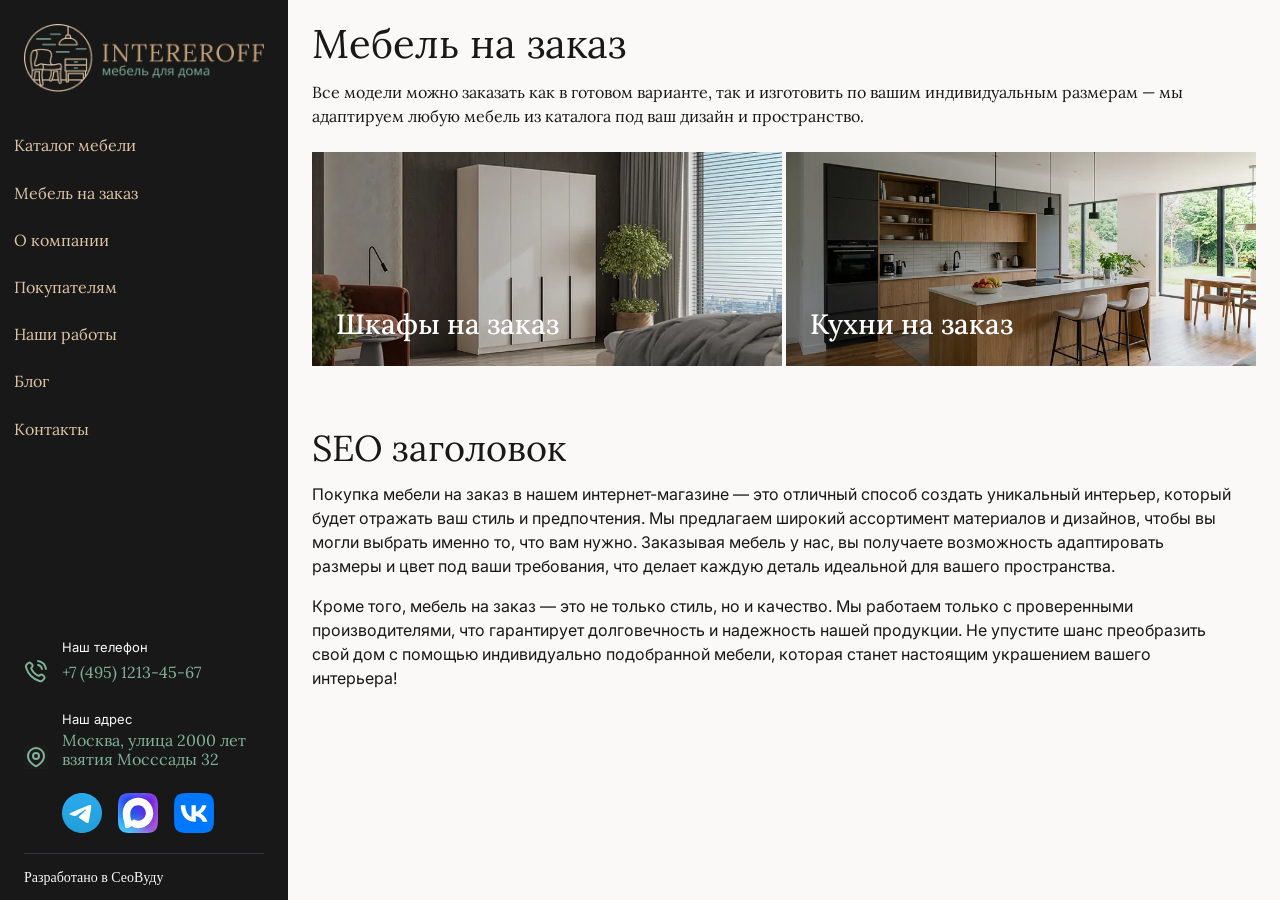
<file: mebel-na-zakaz.html>
<!DOCTYPE html>
<html lang="ru">
<head>
    <meta charset="UTF-8">
    <meta name="viewport" content="width=device-width, initial-scale=1.0">
    <title>Разводящая мебель на заказ</title>
    <link rel="stylesheet" href="style.css">
</head>
<body>    
    <main class="main">
        <section class="sidebar">
            <nav class="navigation">
                <a class="navigation-logo" href="index.html">
                    <img src="assets/img/logo.png" width="240" height="68" alt="логотип сайта">
                </a>

                <ul class="navigation-list">
                    <li class="navigation-item">
                        <a class="navigation-link" href="catalog.html">Каталог мебели</a>
                    </li>
                    <li class="navigation-item">
                        <a class="navigation-link navigation-link-current" href="mebel-na-zakaz.html">Мебель на заказ</a>
                    </li>
                    <li class="navigation-item">
                        <a class="navigation-link" href="#">О компании</a>
                    </li>
                    <li class="navigation-item">
                        <a class="navigation-link" href="#">Покупателям</a>
                    </li>
                    <li class="navigation-item">
                        <a class="navigation-link" href="works.html">Наши работы</a>
                    </li>
                    <li class="navigation-item">
                        <a class="navigation-link" href="blog.html">Блог</a>
                    </li>
                    <li class="navigation-item">
                        <a class="navigation-link" href="contacts.html">Контакты</a>
                    </li>
                </ul>
            </nav>
            <footer class="footer">
                <address class="footer-contacts">
                    <p class="contact-label">Наш телефон</p>
                    <a class="footer-contact footer-phone" href="tel:+749512134567">+7 (495) 1213-45-67</a>

                    <p class="contact-label">Наш адрес</p>
                    <p class="footer-contact footer-address">Москва, улица 2000 лет взятия Мосссады 32</p>
                </address>

                <ul class="social-list">
                    <li class="social-item">
                        <a class="social-link" href="https://t.me/htmlacademy">
                            <span class="visually-hidden">Телеграмм</span>
                           <span class="social-icon social-icon-telegramm" aria-hidden="true" focusable="false"></span>
                        </a>
                    </li>
                    <li class="social-item">
                        <a class="social-link" href="https://www.youtube.com/user/htmlacademyru">
                            <span class="visually-hidden">Max</span>
                            <span class="social-icon social-icon-max" aria-hidden="true" focusable="false"></span>
                        </a>
                    </li>
                    <li class="social-item">
                        <a class="social-link" href="https://vk.com/htmlacademy">
                            <span class="visually-hidden">Вконтакте</span>
                            <span class="social-icon social-icon-vk" aria-hidden="true" focusable="false"></span>
                        </a>
                    </li>
                </ul>
                <p><a class="developer" href="https://seovoodoo.guru">Разработано в СеоВуду</a></p>
            </footer>
            <button class="btn-menu-close" type="button">
                <img src="assets/img/ico/close.svg" width="40" height="40" alt="закрыть меню">
            </button>
        </section>

        <section class="sidebar-mobile">
            <nav class="navigation" style="flex-grow: 0">
                <a class="navigation-logo" href="/" style="padding: 0 4px 16px; transition: opacity 0.3s linear 0.3s;">
                    <img src="assets/img/logo-mobile.svg" width="48" height="72" alt="логотип сайта">
                </a>
            </nav>

            <button class="btn-menu-open" type="button">
                <img src="assets/img/ico/menu.svg" width="40" height="40" alt="меню">
            </button>
            

            <footer class="footer" style="padding: 0; transition: opacity 0.3s linear 0.3s;">
                <address class="footer-contacts">                    
                    <a 
                        class="footer-contact footer-phone"  
                        href="tel:+749512134567"
                        style="width: 24px; margin: 0 auto 36px;"
                    >
                    </a>                    
                </address>

                <ul class="social-list" style="flex-direction: column; align-items: center; padding: 0 0 72px;">
                    <li class="social-item">
                        <a class="social-link" href="https://t.me/htmlacademy">
                            <span class="visually-hidden">Телеграмм</span>
                           <span class="social-icon social-icon-telegramm" aria-hidden="true" focusable="false"></span>
                        </a>
                    </li>
                    <li class="social-item">
                        <a class="social-link" href="https://www.youtube.com/user/htmlacademyru">
                            <span class="visually-hidden">Max</span>
                            <span class="social-icon social-icon-max" aria-hidden="true" focusable="false"></span>
                        </a>
                    </li>
                    <li class="social-item">
                        <a class="social-link" href="https://vk.com/htmlacademy">
                            <span class="visually-hidden">Вконтакте</span>
                            <span class="social-icon social-icon-vk" aria-hidden="true" focusable="false"></span>
                        </a>
                    </li>
                </ul>                
            </footer>
        </section>
        
        <div class="content">            
            <h1 class="title-h1">Мебель на заказ</h1>
            <p class="category-text-max-width">Все модели можно заказать как в готовом варианте, так и изготовить по вашим индивидуальным размерам — мы адаптируем любую мебель из каталога под ваш дизайн и пространство.</p>
            <section>
                <ul class="category-list mebel-page">
                    <li class="category-item category-item-big">                        
                        <img src="assets/img/preview-category/shkafy-na-zakaz.webp" width="791" height="360" alt="">
                        <h3 class="title">Шкафы на заказ</h3>
                        <a class="btn btn-color-primary btn-arrow-right btn-category" href="cupboards.html"><span class="text">Смотреть в каталоге</span></a>                        
                    </li>
                    <li class="category-item category-item-big">                        
                        <img src="assets/img/preview-category/kuhni-na-zakaz.webp" width="791" height="360" alt="">
                        <h3 class="title">Кухни на заказ</h3>
                        <a class="btn btn-color-primary btn-arrow-right btn-category" href="#"><span class="text">Смотреть в каталоге</span></a>
                    </li>                   
                </ul>
            </section> 
            
            <section class="category-description" style="padding-left: 0;">
                <h3 class="category-description-title">SEO заголовок</h3>
                <p>Покупка мебели на заказ в нашем интернет-магазине — это отличный способ создать уникальный интерьер, который будет отражать ваш стиль и предпочтения. Мы предлагаем широкий ассортимент материалов и дизайнов, чтобы вы могли выбрать именно то, что вам нужно. Заказывая мебель у нас, вы получаете возможность адаптировать размеры и цвет под ваши требования, что делает каждую деталь идеальной для вашего пространства.</p>
                <p>Кроме того, мебель на заказ — это не только стиль, но и качество. Мы работаем только с проверенными производителями, что гарантирует долговечность и надежность нашей продукции. Не упустите шанс преобразить свой дом с помощью индивидуально подобранной мебели, которая станет настоящим украшением вашего интерьера!</p>
            </section>
        </div>
        
    </main> 
    <script src="js/script.js"></script>   
</body>
</html>
</file>
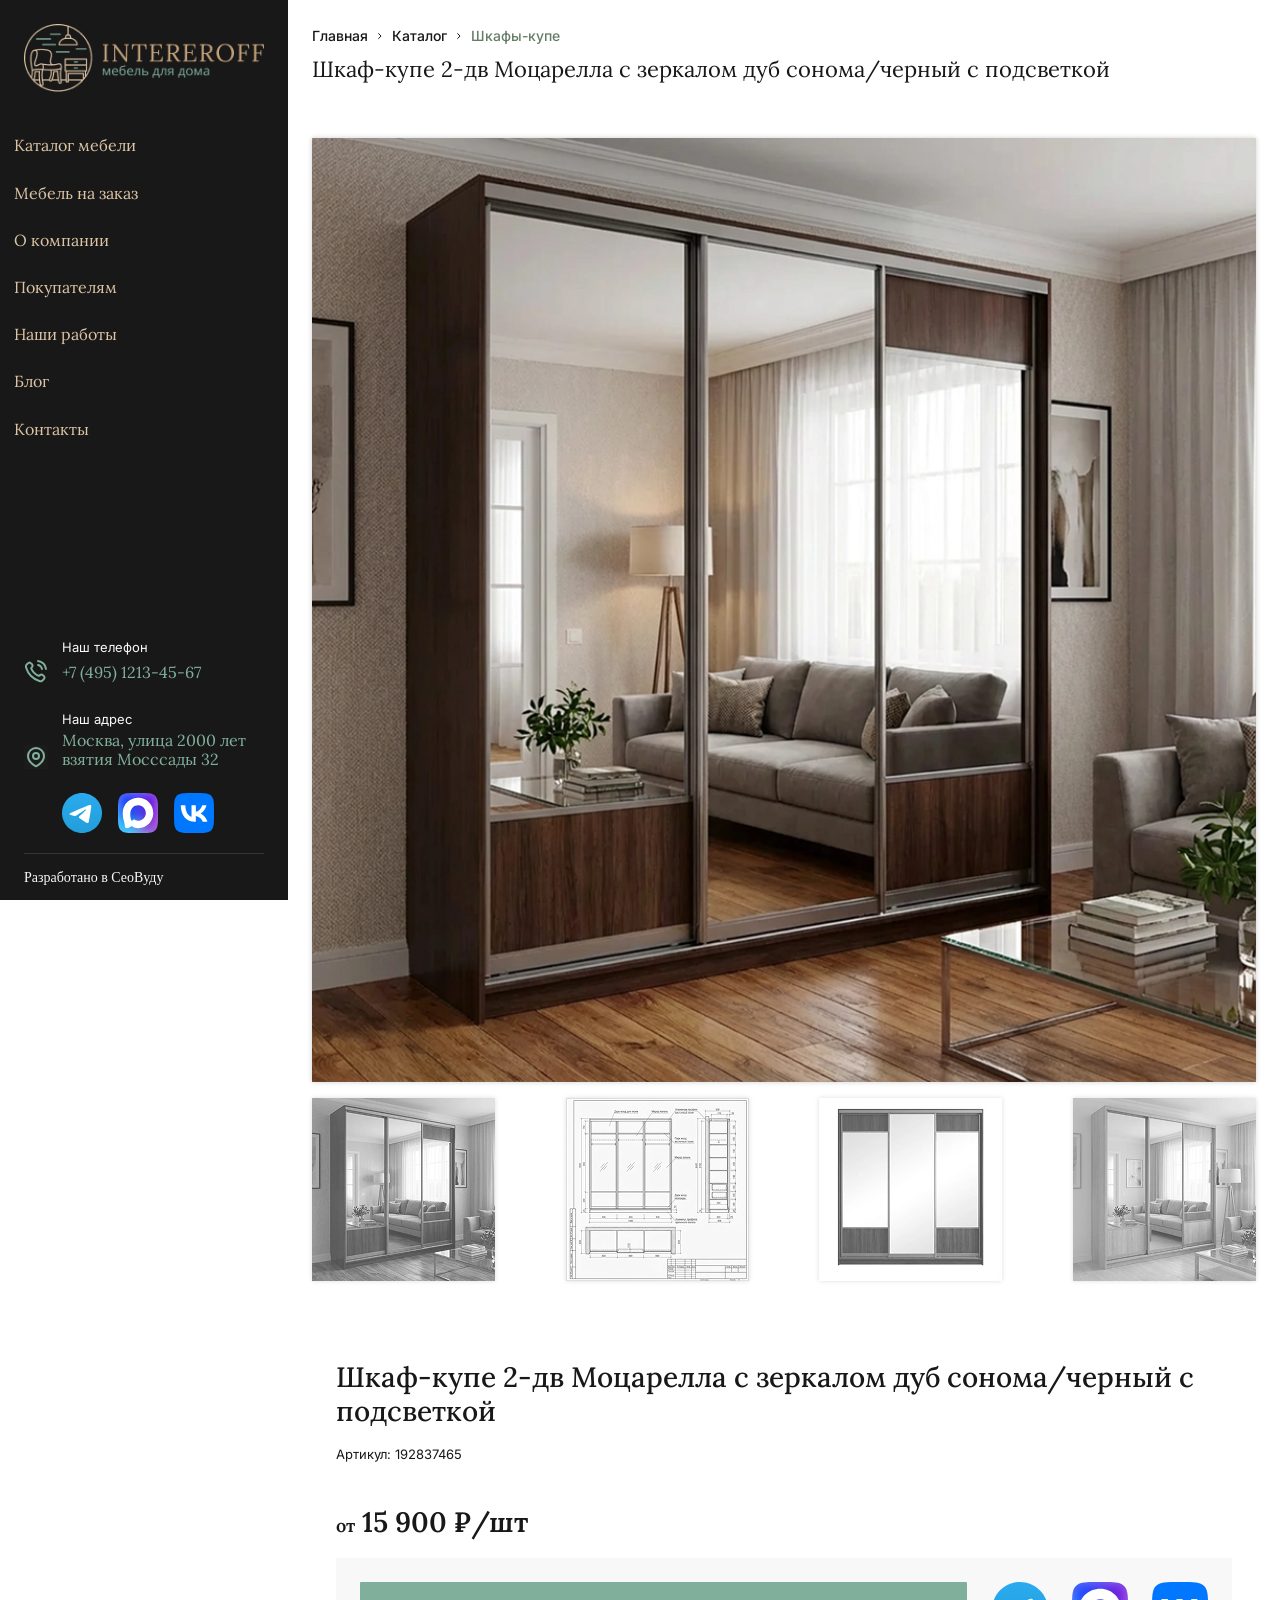
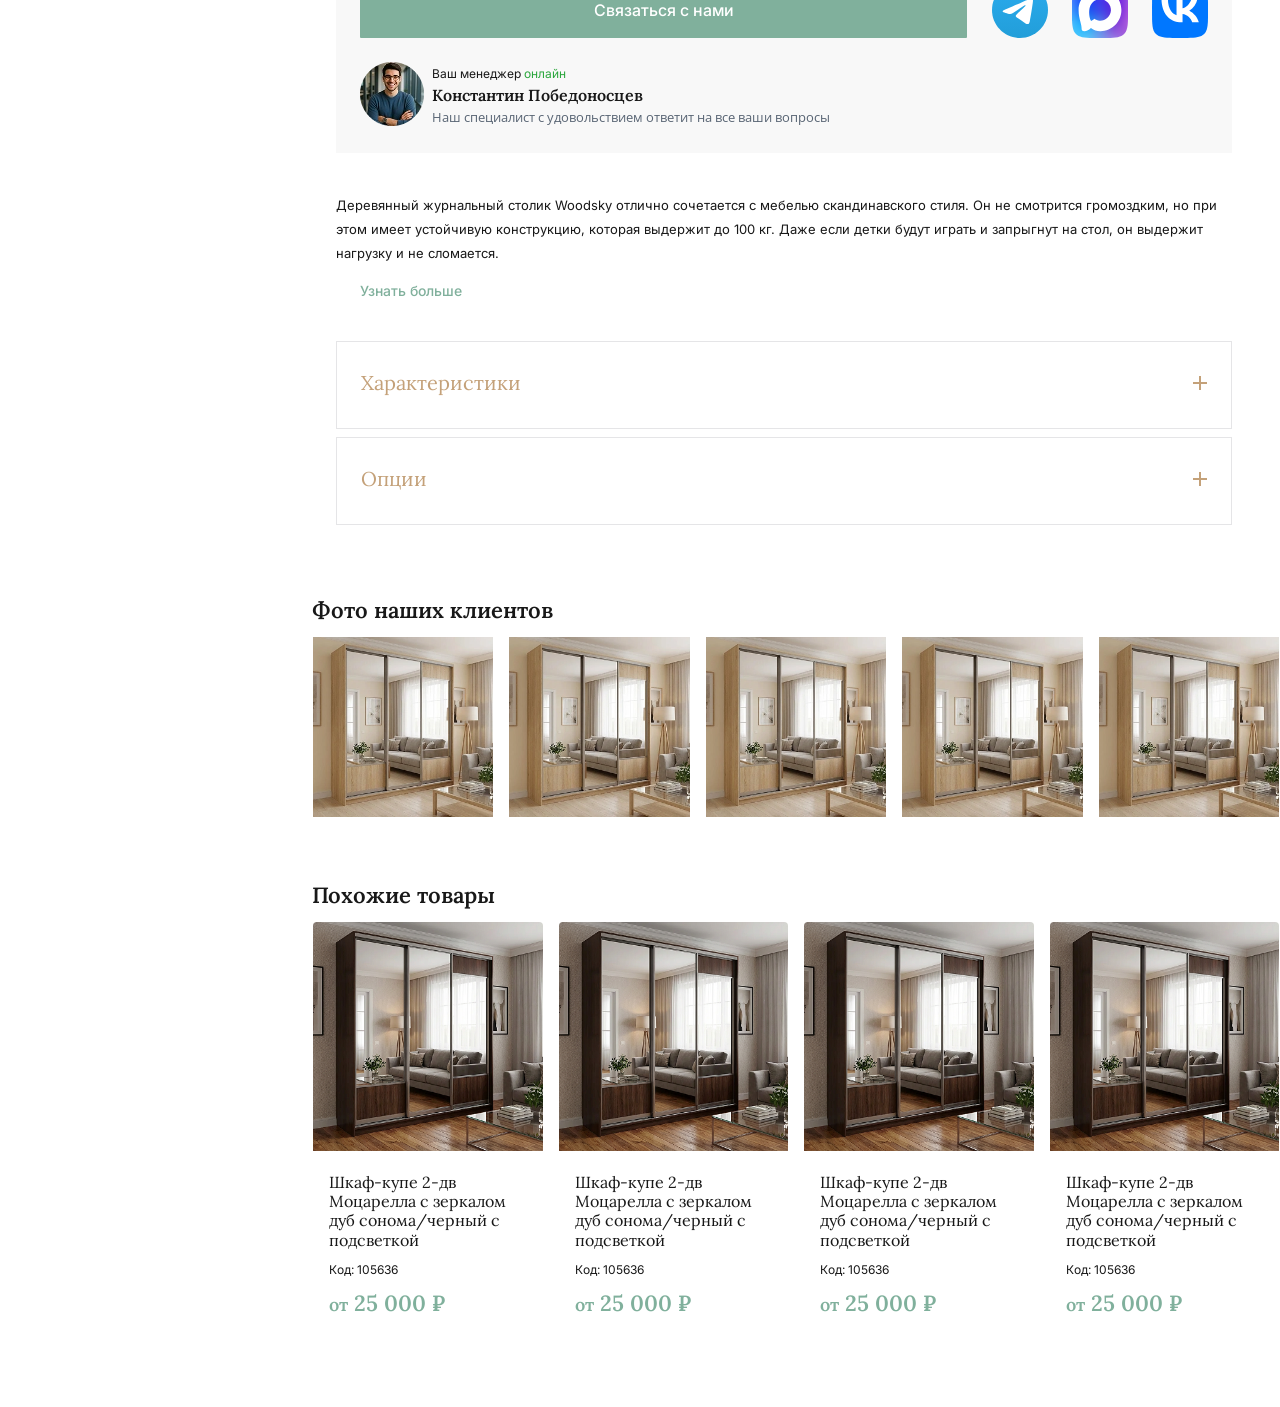
<file: product.html>
<!DOCTYPE html>
<html lang="ru">
<head>
    <meta charset="UTF-8">
    <meta name="viewport" content="width=device-width, initial-scale=1.0">
    <title>Шкаф купе Моцарелла</title>
    <link rel="stylesheet" href="style.css">
</head>
<body>    
    <main class="main" style="background-color: #ffffff;">
        <section class="sidebar">
            <nav class="navigation">
                <a class="navigation-logo" href="index.html">
                    <img src="assets/img/logo.png" width="240" height="68" alt="логотип сайта">
                </a>

                <ul class="navigation-list">
                    <li class="navigation-item">
                        <a class="navigation-link navigation-link-current" href="catalog.html">Каталог мебели</a>
                    </li>
                    <li class="navigation-item">
                        <a class="navigation-link" href="mebel-na-zakaz.html">Мебель на заказ</a>
                    </li>
                    <li class="navigation-item">
                        <a class="navigation-link" href="#">О компании</a>
                    </li>
                    <li class="navigation-item">
                        <a class="navigation-link" href="#">Покупателям</a>
                    </li>
                    <li class="navigation-item">
                        <a class="navigation-link" href="works.html">Наши работы</a>
                    </li>
                    <li class="navigation-item">
                        <a class="navigation-link" href="blog.html">Блог</a>
                    </li>
                    <li class="navigation-item">
                        <a class="navigation-link" href="contacts.html">Контакты</a>
                    </li>
                </ul>
            </nav>
            <footer class="footer">
                <address class="footer-contacts">
                    <p class="contact-label">Наш телефон</p>
                    <a class="footer-contact footer-phone" href="tel:+749512134567">+7 (495) 1213-45-67</a>

                    <p class="contact-label">Наш адрес</p>
                    <p class="footer-contact footer-address">Москва, улица 2000 лет взятия Мосссады 32</p>
                </address>

                <ul class="social-list">
                    <li class="social-item">
                        <a class="social-link" href="https://t.me/htmlacademy">
                            <span class="visually-hidden">Телеграмм</span>
                           <span class="social-icon social-icon-telegramm" aria-hidden="true" focusable="false"></span>
                        </a>
                    </li>
                    <li class="social-item">
                        <a class="social-link" href="https://www.youtube.com/user/htmlacademyru">
                            <span class="visually-hidden">Max</span>
                            <span class="social-icon social-icon-max" aria-hidden="true" focusable="false"></span>
                        </a>
                    </li>
                    <li class="social-item">
                        <a class="social-link" href="https://vk.com/htmlacademy">
                            <span class="visually-hidden">Вконтакте</span>
                            <span class="social-icon social-icon-vk" aria-hidden="true" focusable="false"></span>
                        </a>
                    </li>
                </ul>
                <p><a class="developer" href="https://seovoodoo.guru">Разработано в СеоВуду</a></p>
            </footer>
            <button class="btn-menu-close" type="button">
                <img src="assets/img/ico/close.svg" width="40" height="40" alt="закрыть меню">
            </button>
        </section>

        <section class="sidebar-mobile">
            <nav class="navigation" style="flex-grow: 0">
                <a class="navigation-logo" href="/" style="padding: 0 4px 16px; transition: opacity 0.3s linear 0.3s;">
                    <img src="assets/img/logo-mobile.svg" width="48" height="72" alt="логотип сайта">
                </a>
            </nav>

            <button class="btn-menu-open" type="button">
                <img src="assets/img/ico/menu.svg" width="40" height="40" alt="меню">
            </button>
            

            <footer class="footer" style="padding: 0; transition: opacity 0.3s linear 0.3s;">
                <address class="footer-contacts">                    
                    <a 
                        class="footer-contact footer-phone"  
                        href="tel:+749512134567"
                        style="width: 24px; margin: 0 auto 36px;"
                    >
                    </a>                    
                </address>

                <ul class="social-list" style="flex-direction: column; align-items: center; padding: 0 0 72px;">
                    <li class="social-item">
                        <a class="social-link" href="https://t.me/htmlacademy">
                            <span class="visually-hidden">Телеграмм</span>
                           <span class="social-icon social-icon-telegramm" aria-hidden="true" focusable="false"></span>
                        </a>
                    </li>
                    <li class="social-item">
                        <a class="social-link" href="https://www.youtube.com/user/htmlacademyru">
                            <span class="visually-hidden">Max</span>
                            <span class="social-icon social-icon-max" aria-hidden="true" focusable="false"></span>
                        </a>
                    </li>
                    <li class="social-item">
                        <a class="social-link" href="https://vk.com/htmlacademy">
                            <span class="visually-hidden">Вконтакте</span>
                            <span class="social-icon social-icon-vk" aria-hidden="true" focusable="false"></span>
                        </a>
                    </li>
                </ul>                
            </footer>
        </section>
        
        <div class="content">            
            <ol class="breadcrumbs-list">
                <li class="breadcrumbs-item">
                    <a class="breadcrumbs-link" href="index.html">Главная</a>
                </li>                
                <li class="breadcrumbs-item">
                    <a class="breadcrumbs-link" href="catalog.html">Каталог</a>
                </li>    
                <li class="breadcrumbs-item">
                    <a class="breadcrumbs-link">Шкафы-купе</a>
                </li>            
            </ol> 
            <h2 class="title-h2" style="font-weight: 400;">Шкаф-купе 2-дв Моцарелла с зеркалом дуб сонома/черный с подсветкой</h2> 

            <section class="product-main">

                <div class="product-gallery">

                    <div class="gallery__pictures">
                        <p class="gallery__picture-full">
                            <img class="full-picture" src="assets/img/product-img/product-big-1.webp" width="780" height="780" alt="Фото большое">
                        </p>
                        <p class="gallery__picture-previews">
                            <button class="gallery__picture-preview" type="button">
                                <img src="assets/img/product-img/product-small-1.webp" width="183" height="183" alt="">
                            </button>
                            <button class="gallery__picture-preview" type="button">
                                <img src="assets/img/product-img/product-small-2.webp" width="183" height="183" alt="">
                            </button>
                            <button class="gallery__picture-preview" type="button">
                                <img src="assets/img/product-img/product-small-3.webp" width="183" height="183" alt="">
                            </button>
                            <button class="gallery__picture-preview" type="button">
                                <img src="assets/img/product-img/product-small-4.webp" width="183" height="183" alt="">
                            </button>
                        </p>
                    </div>
                    
                </div> 

                <div class="right-column">
                    <h3 class="title-product">Шкаф-купе 2-дв Моцарелла с зеркалом дуб сонома/черный с подсветкой</h3>
                    <p class="product-article">Артикул: 192837465</p>

                    <p class="product-price price-in-card"><span>от</span> 15 900 ₽/шт</p>

                    <div class="product-feedback">
                        <button 
                            type="button" 
                            class="btn btn-color-primary btn-product btn-feedback btn--open-modal"
                        >
                            Связаться с нами
                        </button>

                        <ul class="social-list" style="padding: 0; border-bottom: none;">
                            <li class="social-item">
                                <a class="social-link" href="https://t.me/htmlacademy">
                                    <span class="visually-hidden">Телеграмм</span>
                                <span class="social-icon social-icon-telegramm" aria-hidden="true" focusable="false"></span>
                                </a>
                            </li>
                            <li class="social-item">
                                <a class="social-link" href="https://www.youtube.com/user/htmlacademyru">
                                    <span class="visually-hidden">Max</span>
                                    <span class="social-icon social-icon-max" aria-hidden="true" focusable="false"></span>
                                </a>
                            </li>
                            <li class="social-item">
                                <a class="social-link" href="https://vk.com/htmlacademy">
                                    <span class="visually-hidden">Вконтакте</span>
                                    <span class="social-icon social-icon-vk" aria-hidden="true" focusable="false"></span>
                                </a>
                            </li>
                        </ul>

                        <div class="manager">
                            <img class="manager-photo" src="assets/img/product-img/avatar-manager.webp" width="64" height="64" alt="фото менеджера">
                            <p class="manager-status">Ваш менеджер <span>онлайн</span></p>
                            <p class="manager-name">Константин Победоносцев</p>
                            <p class="manager-text">Наш специалист с удовольствием ответит на все ваши вопросы</p>
                        </div>
                    </div>

                    <p class="product-description">Деревянный журнальный столик Woodsky отлично сочетается с мебелью  скандинавского стиля. Он не смотрится громоздким, но при этом имеет  устойчивую конструкцию, которая выдержит до 100 кг. Даже если детки  будут играть и запрыгнут на стол, он выдержит нагрузку и не сломается.</p>

                    <a href="" class="description-more">Узнать больше</a>

                    <!-- filter-group-wrap -->
                    <div class="accordeon"> 

                        <div class="accordeon__item">                            
                                
                            <button 
                                class="accordeon__title" 
                                type="button" 
                                aria-expanded="false" 
                                aria-controls="content-1"
                            >     
                                Характеристики                    
                                <span></span>                                
                            </button>
                            
                            <div class="accordeon__content" id="content-1" >
                                <ul class="property-list">
                                    <li class="property-item">
                                        <span>Название</span>
                                        <span>Свойство</span>
                                    </li>
                                    <li class="property-item">
                                        <span>Название</span>
                                        <span>Свойство</span>
                                    </li>  
                                    <li class="property-item">
                                        <span>Название</span>
                                        <span>Свойство</span>
                                    </li>                          
                                </ul>
                            </div>
                        </div>

                        <div class="accordeon__item">                            
                                
                            <button 
                                class="accordeon__title" 
                                type="button" 
                                aria-expanded="false" 
                                aria-controls="content-2"
                            >   
                                Опции                      
                                <span></span>                                
                            </button>
                            
                            
                            <div class="accordeon__content" id="content-2" >
                                <p class="option-title">Выберите цвет</p>
                                <p class="selected-color">Выбран цвет: <span>Белый классический</span></p>

                                <ul class="colors">
                                    <li class="colors-item">
                                        <label class="control-color">
                                            <input class="control-input visually-hidden" type="radio" name="color" value="color-1" checked>                                            
                                        </label>
                                    </li>
                                    <li class="colors-item">                                        
                                        <label class="control-color">
                                            <input class="control-input visually-hidden" type="radio" name="color" value="color-2">                                            
                                        </label>
                                    </li>
                                    </li>
                                    <li class="colors-item">
                                        <label class="control-color">
                                            <input class="control-input visually-hidden" type="radio" name="color" value="color-3">                                            
                                        </label>
                                    </li>
                                    <li class="colors-item">
                                        <label class="control-color">
                                            <input class="control-input visually-hidden" type="radio" name="color" value="color-4">                                            
                                        </label>
                                    </li>
                                    <li class="colors-item">
                                        <label class="control-color">
                                            <input class="control-input visually-hidden" type="radio" name="color" value="color-5">                                            
                                        </label>
                                    </li>
                                    <li class="colors-item">
                                        <label class="control-color">
                                            <input class="control-input visually-hidden" type="radio" name="color" value="color-6">                                            
                                        </label>
                                    </li>
                                    <li class="colors-item">
                                        <label class="control-color">
                                            <input class="control-input visually-hidden" type="radio" name="color" value="color-7">                                            
                                        </label>
                                    </li>
                                    <li class="colors-item">
                                        <label class="control-color">
                                            <input class="control-input visually-hidden" type="radio" name="color" value="color-8">                                            
                                        </label>
                                    </li>
                                </ul>

                                <p class="amount-color-note">Более 100 цветов на заказ за 45 дней <a href='#' class="btn--open-modal">связаться с нами</a></p>
                                <p class="option-title">Выберите размер (ДхВхГ, см)</p>

                                <ul class="size-list">
                                    <li class="size-item">
                                        <label class="control-size">
                                            <input class="control-input visually-hidden" type="radio" name="size" value="size-1">   
                                            120×220×60                                         
                                        </label>
                                    </li>
                                    <li class="size-item">
                                        <label class="control-size">
                                            <input class="control-input visually-hidden" type="radio" name="size" value="size-2" checked>  
                                            150×230×60                                          
                                        </label>
                                    </li> 
                                    <li class="size-item">
                                        <label class="control-size">
                                            <input class="control-input visually-hidden" type="radio" name="size" value="size-3">   
                                            180×240×60                                         
                                        </label>
                                    </li>
                                    <li class="size-item">
                                        <label class="control-size">
                                            <input class="control-input visually-hidden" type="radio" name="size" value="size-4"> 
                                            200×240×60                                           
                                        </label>
                                    </li>
                                    <li class="size-item">
                                        <label class="control-size">
                                            <input class="control-input visually-hidden" type="radio" name="size" value="size-5">  
                                            220×240×60                                          
                                        </label>
                                    </li>
                                    <li class="size-item">
                                        <label class="control-size">
                                            <input class="control-input visually-hidden" type="radio" name="size" value="size-6"> 
                                            240×240×60                                           
                                        </label>
                                    </li>
                                    <li class="size-item">
                                        <label class="control-size">
                                            <input class="control-input visually-hidden" type="radio" name="size" value="size-7">   
                                            90×210×55                                         
                                        </label>
                                    </li>
                                    <li class="size-item">
                                        <label class="control-size">
                                            <input class="control-input visually-hidden" type="radio" name="size" value="size-8"> 
                                            100×220×50                                           
                                        </label>
                                    </li>
                                    <li class="size-item">
                                        <label class="control-size">
                                            <input class="control-input visually-hidden" type="radio" name="size" value="size-9">
                                            100×220×50                                            
                                        </label>
                                    </li>
                                    <li class="size-item">
                                        <label class="control-size">
                                            <input class="control-input visually-hidden" type="radio" name="size" value="size-10"> 
                                            100×220×50                                           
                                        </label>
                                    </li>
                                    <li class="size-item">
                                        <label class="control-size">
                                            <input class="control-input visually-hidden" type="radio" name="size" value="size-11">  
                                            100×220×50                                          
                                        </label>
                                    </li>
                                    <li class="size-item">
                                        <label class="control-size">
                                            <input class="control-input visually-hidden" type="radio" name="size" value="size-12">  
                                            100×220×50                                          
                                        </label>
                                    </li>                                            
                                </ul>

                                <p class="option-title">Выберите размер (ДхВхГ, см)</p>
                                <select class="control-select" style="margin-bottom: 16px;" aria-label="Выбрать размер">
                                    <option value="120×220×60">120×220×60</option>
                                    <option value="150×230×60">150×230×60</option>
                                    <option value="180×240×60">180×240×60</option>
                                    <option value="200×240×60">200×240×60</option>
                                </select>
                            </div>
                        </div>
                    </div>

                </div>
                               
            </section>

                     
        </div>

        <section class="product-footer">
            <h3 class="title-h3">Фото наших клиентов</h3> 
            <ul class="photo-clients-list">
                <li class="photo-clients-item">
                    <a href="" class="photo-clients-link">
                        <img src="assets/img/product-img/photo-clients.webp" alt="">
                    </a>
                </li>
                <li class="photo-clients-item">
                    <a href="" class="photo-clients-link">
                        <img src="assets/img/product-img/photo-clients.webp" alt="">
                    </a>
                </li>
                <li class="photo-clients-item">
                    <a href="" class="photo-clients-link">
                        <img src="assets/img/product-img/photo-clients.webp" alt="">
                    </a>
                </li>
                <li class="photo-clients-item">
                    <a href="" class="photo-clients-link">
                        <img src="assets/img/product-img/photo-clients.webp" alt="">
                    </a>
                </li>
                <li class="photo-clients-item">
                    <a href="" class="photo-clients-link">
                        <img src="assets/img/product-img/photo-clients.webp" alt="">
                    </a>
                </li>
            </ul>
            <h3 class="title-h3">Похожие товары</h3> 
            <ul class="product-similar-list">
                <li class="product-item similar-item">
                    <a class="product-item-link" href="#">
                        <image src="assets/img/catalog/shkaf.png" width="366" height="366" alt="" />
                        <div class="product-info">
                            <p class="product-name">Шкаф-купе 2-дв Моцарелла с зеркалом дуб сонома/черный с подсветкой</p>
                            <p class="product-article-number">Код: 105636</p>
                            <p class="product-price"><span>от</span> 25 000 ₽</p>                            
                        </div>  
                    </a>                  
                </li>
                <li class="product-item similar-item">
                    <a class="product-item-link" href="#">
                        <image src="assets/img/catalog/shkaf.png" width="366" height="366" alt="" />
                        <div class="product-info">
                            <p class="product-name">Шкаф-купе 2-дв Моцарелла с зеркалом дуб сонома/черный с подсветкой</p>
                            <p class="product-article-number">Код: 105636</p>
                            <p class="product-price"><span>от</span> 25 000 ₽</p>                            
                        </div>
                    </a>
                </li>
                <li class="product-item similar-item">
                    <a class="product-item-link" href="#">
                        <image src="assets/img/catalog/shkaf.png" width="366" height="366" alt="" />
                        <div class="product-info">
                            <p class="product-name">Шкаф-купе 2-дв Моцарелла с зеркалом дуб сонома/черный с подсветкой</p>
                            <p class="product-article-number">Код: 105636</p>
                            <p class="product-price"><span>от</span> 25 000 ₽</p>                            
                        </div>
                    </a>
                </li>
                <li class="product-item similar-item">
                    <a class="product-item-link" href="#">
                        <image src="assets/img/catalog/shkaf.png" width="366" height="366" alt="" />
                        <div class="product-info">
                            <p class="product-name">Шкаф-купе 2-дв Моцарелла с зеркалом дуб сонома/черный с подсветкой</p>
                            <p class="product-article-number">Код: 105636</p>
                            <p class="product-price"><span>от</span> 25 000 ₽</p>                            
                        </div>
                    </a>
                </li> 
            </ul>  
        </section>
    </main> 
    <div class="modal">
        <div class="modal-wrapper">
        <button  type="button" class="btn--close-modal">
            <img src="assets/img/ico/close.svg" width="24" height="24" alt="закрыть модальное окно">
        </button>
        <h5 class="modal-title">Хотите заказать?</h5>
        <p class="modal-text">Наши специалисты свяжутся с вами как можно быстрее</p>

        <form action="" method="post">
            <label class="control" for="enter-phone">Ваш телефон</label>                
            <input type="phone" name="phone" id="enter-phone" class="field-phone" placeholder="+7 (---) --- -- --">
            
            <div class="agree-wrap">
                <input type="checkbox" name="agree" class="agree-input" width="16" height="16">
                <p class="agree-text">Согласен с условиями обработки персональных данных и Политикой конфеденциальности</p>
            </div>
            <button type="submit" class="btn btn-color-primary btn-submit">Отправить</button>
        </form>
        
        </div>
    </div>
    <script src="js/script.js"></script>  
    <script src="js/product.js"></script> 
</body>
</html>
</file>
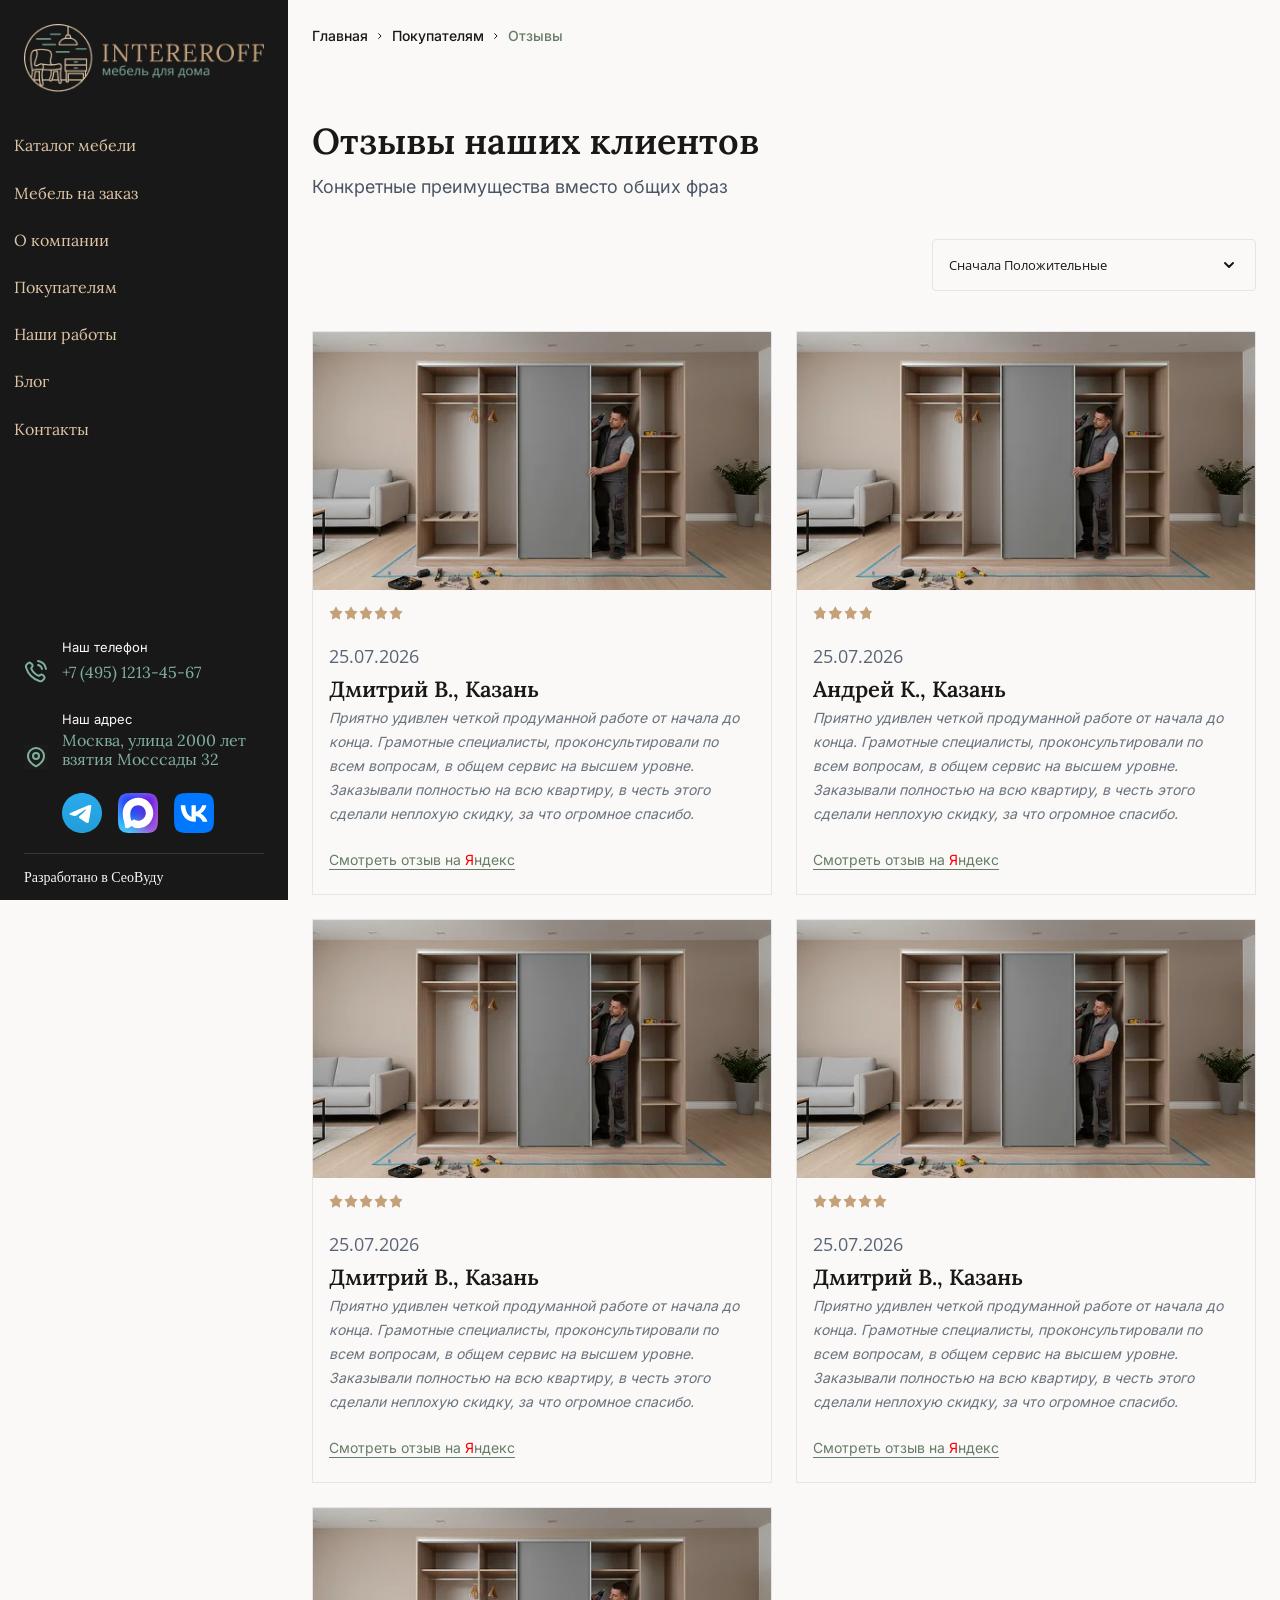
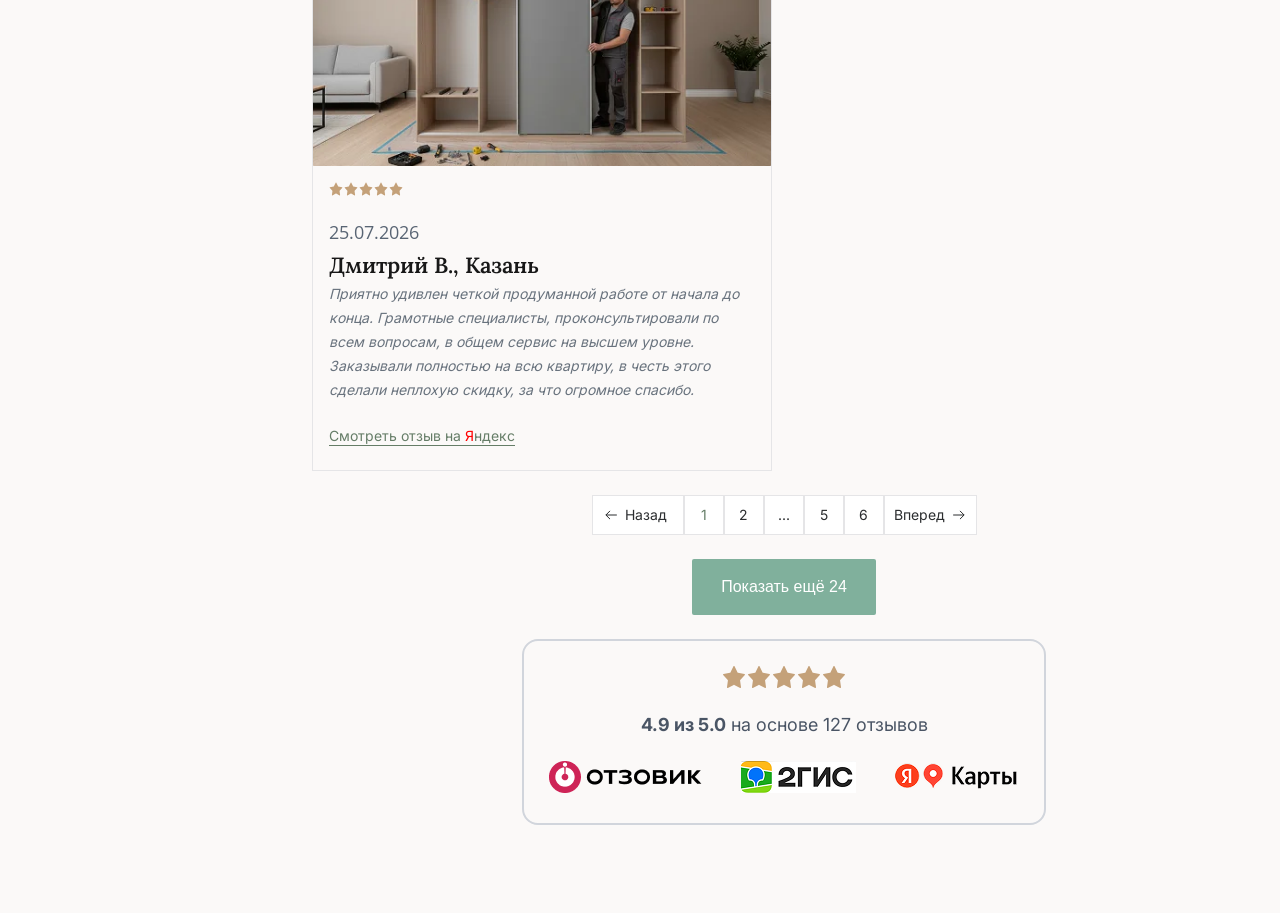
<file: reviews.html>
<!DOCTYPE html>
<html lang="ru">
<head>
    <meta charset="UTF-8">
    <meta name="viewport" content="width=device-width, initial-scale=1.0">
    <title>Отзывы</title>
    <link rel="stylesheet" href="style.css">
</head>
<body>    
    <main class="main">
        <section class="sidebar">
            <nav class="navigation">
                <a class="navigation-logo" href="index.html">
                    <img src="assets/img/logo.png" width="240" height="68" alt="логотип сайта">
                </a>

                <ul class="navigation-list">
                    <li class="navigation-item">
                        <a class="navigation-link" href="catalog.html">Каталог мебели</a>
                    </li>
                    <li class="navigation-item">
                        <a class="navigation-link" href="mebel-na-zakaz.html">Мебель на заказ</a>
                    </li>
                    <li class="navigation-item">
                        <a class="navigation-link" href="#">О компании</a>
                    </li>
                    <li class="navigation-item">
                        <a class="navigation-link" href="#">Покупателям</a>
                    </li>
                    <li class="navigation-item">
                        <a class="navigation-link" href="works.html">Наши работы</a>
                    </li>
                    <li class="navigation-item">
                        <a class="navigation-link" href="blog.html">Блог</a>
                    </li>
                    <li class="navigation-item">
                        <a class="navigation-link" href="contacts.html">Контакты</a>
                    </li>
                </ul>
            </nav>
            <footer class="footer">
                <address class="footer-contacts">
                    <p class="contact-label">Наш телефон</p>
                    <a class="footer-contact footer-phone" href="tel:+749512134567">+7 (495) 1213-45-67</a>

                    <p class="contact-label">Наш адрес</p>
                    <p class="footer-contact footer-address">Москва, улица 2000 лет взятия Мосссады 32</p>
                </address>

                <ul class="social-list">
                    <li class="social-item">
                        <a class="social-link" href="https://t.me/htmlacademy">
                            <span class="visually-hidden">Телеграмм</span>
                           <span class="social-icon social-icon-telegramm" aria-hidden="true" focusable="false"></span>
                        </a>
                    </li>
                    <li class="social-item">
                        <a class="social-link" href="https://www.youtube.com/user/htmlacademyru">
                            <span class="visually-hidden">Max</span>
                            <span class="social-icon social-icon-max" aria-hidden="true" focusable="false"></span>
                        </a>
                    </li>
                    <li class="social-item">
                        <a class="social-link" href="https://vk.com/htmlacademy">
                            <span class="visually-hidden">Вконтакте</span>
                            <span class="social-icon social-icon-vk" aria-hidden="true" focusable="false"></span>
                        </a>
                    </li>
                </ul>
                <p><a class="developer" href="https://seovoodoo.guru">Разработано в СеоВуду</a></p>
            </footer>
            <button class="btn-menu-close" type="button">
                <img src="assets/img/ico/close.svg" width="40" height="40" alt="закрыть меню">
            </button>
        </section>

        <section class="sidebar-mobile">
            <nav class="navigation" style="flex-grow: 0">
                <a class="navigation-logo" href="/" style="padding: 0 4px 16px; transition: opacity 0.3s linear 0.3s;">
                    <img src="assets/img/logo-mobile.svg" width="48" height="72" alt="логотип сайта">
                </a>
            </nav>

            <button class="btn-menu-open" type="button">
                <img src="assets/img/ico/menu.svg" width="40" height="40" alt="открыть меню">
            </button>
            

            <footer class="footer" style="padding: 0; transition: opacity 0.3s linear 0.3s;">
                <address class="footer-contacts">                    
                    <a 
                        class="footer-contact footer-phone"  
                        href="tel:+749512134567"
                        style="width: 24px; margin: 0 auto 36px;"
                    >
                    </a>                    
                </address>

                <ul class="social-list" style="flex-direction: column; align-items: center; padding: 0 0 72px;">
                    <li class="social-item">
                        <a class="social-link" href="https://t.me/htmlacademy">
                            <span class="visually-hidden">Телеграмм</span>
                           <span class="social-icon social-icon-telegramm" aria-hidden="true" focusable="false"></span>
                        </a>
                    </li>
                    <li class="social-item">
                        <a class="social-link" href="https://www.youtube.com/user/htmlacademyru">
                            <span class="visually-hidden">Max</span>
                            <span class="social-icon social-icon-max" aria-hidden="true" focusable="false"></span>
                        </a>
                    </li>
                    <li class="social-item">
                        <a class="social-link" href="https://vk.com/htmlacademy">
                            <span class="visually-hidden">Вконтакте</span>
                            <span class="social-icon social-icon-vk" aria-hidden="true" focusable="false"></span>
                        </a>
                    </li>
                </ul>                
            </footer>
        </section>
        
        <div class="content">            
            <ol class="breadcrumbs-list">
                <li class="breadcrumbs-item">
                    <a class="breadcrumbs-link" href="index.html">Главная</a>
                </li>   
                <li class="breadcrumbs-item">
                    <a class="breadcrumbs-link" href="#">Покупателям</a>
                </li>             
                <li class="breadcrumbs-item">
                    <a class="breadcrumbs-link">Отзывы</a>
                </li>                
            </ol> 
            
            
            <section class="reviews">
                <h2 class="title-h2 blog">Отзывы наших клиентов</h2>
                <p class="note custom-margin">Конкретные преимущества вместо общих фраз</p>  
                <select class="control-select control-sort-review" aria-label="Сортировка">
                    <option value="good">Сначала Положительные</option>
                    <option value="bad">Сначала Отрицательные</option>                    
                </select> 
                <ul class="review-list">
                    <li class="review-item">
                        <image src="assets/img/reviews/prev-review.webp" width="496" height="279" alt="" />
                        <div class="review-info"> 
                            <p class="review-stars review-stars--5">
                                <span class="visually-hidden">Отзыв 5 звезд</span>
                            </p>                           
                            <time class="review-date" datetime="2026-07-25">25.07.2026</time>
                            <p class="client-name">Дмитрий В., Казань</p>
                            <p class="review-text">Приятно удивлен четкой продуманной работе от начала до конца. Грамотные специалисты, проконсультировали по всем вопросам, в общем сервис на высшем уровне. Заказывали полностью на всю квартиру, в честь этого сделали неплохую скидку, за что огромное спасибо.</p>                            
                            <a class="reading-full-review-link" href="https://yandex.ru">Смотреть отзыв на <span>Яндекс</span></a>
                        </div>                        
                    </li>  
                    <li class="review-item">
                        <image src="assets/img/reviews/prev-review.webp" width="496" height="279" alt="" />
                        <div class="review-info"> 
                            <p class="review-stars review-stars--4">
                                <span class="visually-hidden">Отзыв 4 звезды</span>
                            </p>                           
                            <time class="review-date" datetime="2026-07-25">25.07.2026</time>
                            <p class="client-name">Андрей К., Казань</p>
                            <p class="review-text">Приятно удивлен четкой продуманной работе от начала до конца. Грамотные специалисты, проконсультировали по всем вопросам, в общем сервис на высшем уровне. Заказывали полностью на всю квартиру, в честь этого сделали неплохую скидку, за что огромное спасибо.</p>                            
                            <a class="reading-full-review-link" href="https://yandex.ru">Смотреть отзыв на <span>Яндекс</span></a>
                        </div>                        
                    </li>
                    <li class="review-item">
                        <image src="assets/img/reviews/prev-review.webp" width="496" height="279" alt="" />
                        <div class="review-info"> 
                            <p class="review-stars review-stars--5">
                                <span class="visually-hidden">Отзыв 5 звезд</span>
                            </p>                           
                            <time class="review-date" datetime="2026-07-25">25.07.2026</time>
                            <p class="client-name">Дмитрий В., Казань</p>
                            <p class="review-text">Приятно удивлен четкой продуманной работе от начала до конца. Грамотные специалисты, проконсультировали по всем вопросам, в общем сервис на высшем уровне. Заказывали полностью на всю квартиру, в честь этого сделали неплохую скидку, за что огромное спасибо.</p>                            
                            <a class="reading-full-review-link" href="https://yandex.ru">Смотреть отзыв на <span>Яндекс</span></a>
                        </div>                        
                    </li>
                    <li class="review-item">
                        <image src="assets/img/reviews/prev-review.webp" width="496" height="279" alt="" />
                        <div class="review-info"> 
                            <p class="review-stars review-stars--5">
                                <span class="visually-hidden">Отзыв 5 звезд</span>
                            </p>                           
                            <time class="review-date" datetime="2026-07-25">25.07.2026</time>
                            <p class="client-name">Дмитрий В., Казань</p>
                            <p class="review-text">Приятно удивлен четкой продуманной работе от начала до конца. Грамотные специалисты, проконсультировали по всем вопросам, в общем сервис на высшем уровне. Заказывали полностью на всю квартиру, в честь этого сделали неплохую скидку, за что огромное спасибо.</p>                            
                            <a class="reading-full-review-link" href="https://yandex.ru">Смотреть отзыв на <span>Яндекс</span></a>
                        </div>                        
                    </li>
                    <li class="review-item">
                        <image src="assets/img/reviews/prev-review.webp" width="496" height="279" alt="" />
                        <div class="review-info"> 
                            <p class="review-stars review-stars--5">
                                <span class="visually-hidden">Отзыв 5 звезд</span>
                            </p>                           
                            <time class="review-date" datetime="2026-07-25">25.07.2026</time>
                            <p class="client-name">Дмитрий В., Казань</p>
                            <p class="review-text">Приятно удивлен четкой продуманной работе от начала до конца. Грамотные специалисты, проконсультировали по всем вопросам, в общем сервис на высшем уровне. Заказывали полностью на всю квартиру, в честь этого сделали неплохую скидку, за что огромное спасибо.</p>                            
                            <a class="reading-full-review-link" href="https://yandex.ru">Смотреть отзыв на <span>Яндекс</span></a>
                        </div>                        
                    </li>                  
                </ul>
                <div class="pagination-wrap">
                    <ul class="pagination-list">
                        <li class="pagination-item">
                            <a href="#" class="pagination-link pagination-link-prev"><span class="control">Назад<span></a>
                        </li>
                        <li class="pagination-item">
                            <a class="pagination-link pagination-link-current">1</a>
                        </li>
                        <li class="pagination-item">
                            <a href="#" class="pagination-link">2</a>
                        </li>
                        <li class="pagination-item">
                            <a class="pagination-link pagination-text">...</a>
                        </li>
                        <li class="pagination-item">
                            <a href="#" class="pagination-link">5</a>
                        </li>
                        <li class="pagination-item">
                            <a href="#" class="pagination-link">6</a>
                        </li>                    
                        <li class="pagination-item">
                            <a href="#" class="pagination-link pagination-link-next"><span class="control">Вперед</span></a>
                        </li>
                    </ul>
                    <button type="button" class="btn btn-color-primary btn-show-more">Показать ещё <span class="items-left-show">24</span></button>
                </div> 
                <div class="rating">
                    <p class="review-stars review-stars--5 rating-common">
                        <span class="visually-hidden">Общий рейтинг -  5 звезд</span>
                    </p>
                    <p class="total-score"><span>4.9 из 5.0</span> на основе 127 отзывов</p>
                    <ul class="callback-services">
                        <li class="callback-services-item">
                            <a href="#">
                                <img src="assets/img/ico/otzovik-ico.png" width="154" height="32" alt="Отзовик">
                            </a>                            
                        </li>
                        <li class="callback-services-item">
                            <a href="#">
                                <img src="assets/img/ico/2gis-ico.png" width="115" height="32" alt="2ГИС">
                            </a>
                        </li>
                        <li class="callback-services-item">
                            <a href="#">
                                <img src="assets/img/ico/yamap-ico.png" width="126" height="32" alt="Яндекс.Карты">
                            </a>
                        </li>
                    </ul>
                </div>              
            </section>           
        </div>      
        
    </main> 
    <script src="js/script.js"></script>    
</body>
</html>
</file>
<file: style.css>
@font-face {
    font-family: 'Lora';
    src: url('fonts/Lora-VariableFont_wght.ttf') format('truetype supports variations'),
        url('fonts/Lora-VariableFont_wght.ttf') format('truetype-variations');         
    font-weight: 300 900;
    font-stretch: 75% 200%;
}

@font-face {
    font-family: 'Inter';
    src: url('fonts/Inter-VariableFont_opsz\,wght.ttf') format('truetype supports variations'),
        url('fonts/Inter-VariableFont_opsz\,wght.ttf') format('truetype-variations');         
    font-weight: 300 900;
    font-stretch: 75% 200%;
}

@font-face {
    font-family: 'OpenSans';
    src: url('fonts/OpenSans-VariableFont_wdth\,wght.ttf') format('truetype supports variations'),
        url('fonts/OpenSans-VariableFont_wdth\,wght.ttf') format('truetype-variations');         
    font-weight: 300 900;
    font-stretch: 75% 200%;
}

html {
  height: 100%;
  scroll-behavior: smooth;
}

body {
  min-width: 360px;
  margin: 0;

  font-family: 'Lora', 'Arial', sans-serif;
  font-style: normal;
  font-weight: 400;
  font-size: 16px;
  line-height: 150%;
  color:#181818; 
  background-color: #fbf9f8; 
}

*,
*::before,
*::after {
  box-sizing: border-box;
}

.visually-hidden {
  position: absolute;

  width: 1px;
  height: 1px;
  margin: -1px;
  padding: 0;

  border: 0;
  clip: rect(0 0 0 0);
  overflow: hidden;
}

img {
  width: 100%;
  height: auto;

  object-fit: cover;
}

input, textarea, button, select, a {
  -webkit-tap-highlight-color: transparent;
}


.title-h1-home {
    margin: 0;
    margin-bottom: 64px;

    font-family: 'Lora';
    font-size: 64px;
    line-height: 100%;
    font-weight: 400;
}

.title-h1 {
    margin: 0;
    margin-bottom: 12px;

    font-family: 'Lora';
    font-size: 40px;
    line-height: 100%;
    font-weight: 400;
}

.title-h2 {
    margin: 0;
    margin-bottom: 40px;

    font-family: 'Lora';
    font-size: 22px;
    line-height: 120%;
    font-weight: 500;
}

.title-h3 {
    margin: 0;
    margin-bottom: 12px;

    font-family: 'Lora';
    font-size: 22px;
    line-height: 120%;
    font-weight: 600;
}


.btn-color-primary {
    background-color: #80B09C;    
}

.btn-color-primary:hover {
    background-color: #657d67;
}

.btn-color-secondary {
    background-color: rgba(221, 196, 164, 1);
}

.btn-color-secondary:hover {
    background-color: rgba(221, 196, 164, 0.75);
}

.text-color-primary {
    color: #80B09C;
}

.btn {    
  display: inline-block;  

  color: #ffffff;
  font-size: 16px;
  line-height: 20px;
  font-weight: 500;  
  text-decoration: none;
  text-align: left;  

  border-radius: 2px;

  cursor: pointer;
}

.btn-indicator {
    width: 190px;
    padding: 10px;

    text-align: center;
    text-shadow: 0 4px 4px rgba(0, 0, 0, 0.25);
}

.btn-category {
    position: absolute;
    left: 24px;
    bottom: 24px;

    width: 243px;
    padding: 14px 14px 14px 24px;
    text-shadow: 0 4px 4px rgba(0, 0, 0, 0.25);

    opacity: 0;
    transition: opacity 0.5s ease-out;
}

.btn-navigate {
    border-radius: none;
    padding: 18px 40px;
    font-size: 16px;

    font-weight: 'Inter';
}

.btn-menu-open {    
    padding: 24px 8px;
    border: none;

    background-color: transparent;
    text-align: center;   
    cursor: pointer; 
}

.btn-menu-close {
    display: none;    
    cursor: pointer;
}

.btn-menu-open img {
    vertical-align: bottom;
}

.btn-filter {
    position: relative;
    grid-column: 1/2;

    width: 165px;
    padding: 10px 24px 10px 50px;
    border: none;

    font-size: 14px;        
}

.btn-show-more {
    width: 184px;    
    padding: 18px;
    border: none;

    text-align: center;
}

.number-selected-filters {
    position: absolute;
    top: -12px;
    right: -12px;

    width: 24px;
    height: 24px;
    border-radius: 50%;

    font-family: 'Inter';
    font-size: 12px;
    line-height: 24px;
    font-weight: 500;

    text-align: center;
    color:#ffffff;
    background-color: #E33B32;
}

.btn-filter::before {
    content: '';
    width: 18px;
    height: 18px;    

    position: absolute;
    left: 24px;
    top: 11px;  

    background-image: url('assets/img/ico/filter-ico.svg');    
}

.btn-product {
    max-width: 334px;
    padding: 14px;       
    border-radius: 1px;

    font-family: 'Inter';
    text-align: center;
}

.main {    
    width: 100%;
}

.top-text {
    font-family: 'Inter';
    text-transform: uppercase;
    line-height: 150%;
}

.sidebar {
    position: fixed;
    width: 288px;
    min-height: 100vh;
    display: flex;
    flex-direction: column;

    background-color: #181818;
}

.sidebar-mobile {
    display: none;
}

.navigation {
    /* min-height: 484px; */
    flex-grow: 1;
    display: flex;
    flex-direction: column;
}

.navigation-logo {
    display: block;
    padding: 24px;    
}

.navigation-list {    
    margin: 0;    
    padding: 0;

    list-style-type: none;
}

.navigation-link {
    display: block;
    padding: 14px;

    font-size: 16px;
    line-height: 120%;
    
    color: #DDC4A4;    
    text-decoration: none;    
}

.navigation-link:hover {
    background-color: #252525;
}

.footer {
    padding: 24px 24px 0;    
}

.contact-label {
    margin: 0;
    margin-left: 38px;

    font-family: 'Inter';
    font-style: normal;
    color: #f9f9f9;
    font-size: 13px;    
}



.footer-contact {
    display: flex;
    align-items: flex-end;
    gap: 14px;
    margin-top: 0;
    margin-bottom: 24px;

    line-height: 120%;
    text-decoration: none;
    font-style: normal;
    color: #80B09C;
}

.footer-contact::before {
    content: '';
    width: 24px;
    height: 24px;
    
    background-position: center;
    background-repeat: no-repeat;
    background-size: cover;
    
    flex-shrink: 0;
}

.footer-phone::before {
    background-image: url('assets/img/ico/phone-ico.svg');
}


.footer-address::before {    
    background-image: url('assets/img/ico/location-ico.svg');
}

.social-list {
  display: flex;
  flex-wrap: wrap;
  gap: 16px;
  max-width: 240px;
  margin: 0;  
  padding: 0 0 20px 38px;  

  list-style-type: none;
  border-bottom: 1px solid #323539;
}

.social-link {
  position: relative;

  display: block;
  width: 40px;
  min-height: 40px;  
}

.social-icon {
  position: absolute;
  top: 0;
  left: 0;
  right: 0;
  bottom: 0;

  margin: auto; 
  background-size: 40px; 
  background-repeat: no-repeat;
}

.social-icon-telegramm {  
  background-image: url('assets/img/ico/telegram-ico.svg'); 
}

.social-icon-max {  
  background-image: url('assets/img/ico/max-ico.svg'); 
}

.social-icon-vk {  
  background-image: url('assets/img/ico/vk-ico.svg'); 
}

p:has(.developer) {
    margin-top: 10px;
    margin-bottom: 12px;
}

.developer {
    font-family: 'Open sans';
    color: #f9f9f9;
    text-decoration: none;
    font-size: 14px;
    line-height: 150%;
}

.content {
    padding: 24px;       
    margin-left: 288px;    
}

.interior {
    margin-bottom: 48px;   
    
    position: relative;
}

.indicator {
    width: 25px;
    height: 25px;

    display: flex;
    justify-content: center;
    align-items: center;    

    position: absolute;
    
    color: #FFFFFF;
    background-color: #80B09C;
    border-radius: 50%;    
    text-align: center;
    font-size: 19px;
    line-height: 1;

    transition: transform 0.2s ease;
    cursor: pointer;    
}

.indicator.active {
    background-color: #EEA23E;
}

.indicator::before,
.indicator::after {
    content: '';
    position: absolute;    
    left: -14px;    
    right: -14px;
    top: -14px;
    bottom: -14px;

    border-radius: 50%;
    opacity: 0;
    border: 2px solid #80B09C;

    animation: pulser 2.5s linear infinite;    
}

.indicator.active::before,
.indicator.active::after {
    border-color: transparent;
}

.indicator::after {
    animation-delay: 1.25s;
}


@keyframes pulser {
    0% {
        transform: scale(0.5);
        opacity: 0;
    }

    50% {
        opacity: 1;
    }

    100% {
        transform: scale(1);
        opacity: 0;
    }
}

.indicator-popup {    
    width: 290px;
    min-width: 290px;
    padding: 20px 18px;

    position: absolute;
    z-index: 1;
    opacity: 0;

    color: #000;
    background: #fff;
    border-radius: 10px;
    
    text-align: left;
    line-height: 1;
    
    transform: scale(0.95) translateY(10px);
    visibility: hidden;
    transition: all 0.5s cubic-bezier(0.175, 0.885, 0.32, 1.275);
    box-shadow: 0 10px 25px rgba(0, 0, 0, 0.15);
}

.indicator-popup .title {
    margin: 0;
    margin-bottom: 10px;
}

.indicator.active .indicator-popup {
    display: block;
    visibility: visible;

    opacity: 1;
    transform: scale(1) translateY(0);    
}

.category-list {    
    padding: 0;
    margin: 0;
    display: grid;
    grid-gap: 4px;
    grid-template-columns: repeat(6, minmax(75px, 1fr));
    grid-template-rows: repeat(6, minmax(100px, auto));

    list-style-type: none;    
}

.category-list.catalog-page {
   grid-template-rows: repeat(5, minmax(100px, auto)); 
}

.category-list.mebel-page {
   grid-template-rows: repeat(1, minmax(100px, auto)); 
}

.product-list,
.article-list {
    padding: 0;
    margin: 0;
    margin-bottom: 24px;
    list-style-type: none;

    display: grid;
    grid-template-columns: repeat(4, minmax(200px, 1fr));
    gap: 24px;
}

.product-item {    
    position: relative;

    max-width: 366px;
    display: flex;
    flex-direction: column;
    overflow: hidden;

    border-radius: 4px;
}

.product-item:hover {
    outline: 1px solid #657D67;
}

.product-info {
    display: flex;
    flex-direction: column;
    padding: 16px;
    padding-bottom: 8px;
}

.product-name {
    margin-top: 0;
    margin-bottom: 8px;

    line-height: 120%;
}

.product-article-number {
    margin-top: 0;
    margin-bottom: 8px;

    font-family: 'Inter';
    font-size: 12px;
}

.product-price {
    margin-top: 0;
    margin-bottom: 16px;

    font-weight: 600;
    font-size: 22px;
    line-height: 120%;

    color: #80B09C;
}

.product-price span {
    font-size: 18px;
}

.category-item {
    position: relative;

    grid-column: span 2;

    line-height: 0;
    background-color: #f5f5f5;    
}

.category-item .title {
    position: absolute;
    left: 24px;
    bottom: 24px;
    z-index: 10;

    margin: 0;
    padding: 0;

    font-family: 'Lora';
    font-size: 28px;
    font-weight: 500;
    line-height: 120%; 
    color: #ffffff;
    
    transition: transform 0.5s linear;
}

.category-item:hover .title {
    transform: translateY(-72px);   
}

.category-item:hover .btn {
    opacity: 1;
}

.category-item-big {   
    grid-column: span 3;
}

.btn-arrow-right .text {
    display: flex;
    justify-content: center;
    gap: 8px; 

}

.btn-arrow-right .text::after {
    content: '';
    width: 20px;
    height: 20px;
    background-image: url('assets/img/ico/arrow-right.svg');
    background-size: contain;
    background-position: center;
    background-repeat: no-repeat;
}

.breadcrumbs-list {
    display: flex;
    flex-wrap: wrap;
    padding: 0;
    margin-top: 0;
    margin-bottom: 8px;
    list-style-type: none;
}

.breadcrumbs-item {
    position: relative;
    display: flex;
    align-items: center;
    gap: 10px;

    margin-left: 10px;
}

.breadcrumbs-item:first-child {
    margin-left: 0;
}

.breadcrumbs-item:not(:last-child)::after {
    content: '';
    display: block;
    width: 4px;
    height: 7px;
    background-image: url('assets/img/ico/separator.svg');
    background-repeat: no-repeat;
    background-position: center;
    background-size: contain;
}

.breadcrumbs-link {
    font-family: 'Inter';
    font-weight: 500;    
    font-size: 14px;    
    color: inherit;

    text-decoration: none;
}

.breadcrumbs-item:last-child .breadcrumbs-link {
    color: #657D67;
}

.list-management-wrapp {
    display: grid;
    grid-template-columns: 165px auto 1fr;
    align-items: center;

    margin-bottom: 24px;
}

.control-select {
  grid-column: 3/4;

  width: 324px;
  height: 52px;
  margin-left: auto;  
  padding: 16px;
  padding-right: 32px;

  font-family: 'OpenSans';
  font-size: 13px;
  line-height: 150%;
  color: #181818;
  background-color: inherit;
  background-image: url('assets/img/ico/arrow-down.svg');
  background-repeat: no-repeat;
  background-position: right 18px center;
  border: 1px solid rgba(229, 229, 229, 1);
  border-radius: 4px;
  -webkit-appearance: none;
  -moz-appearance: none;
  appearance: none;
}

.control-select:hover {
  border-color: #657d67;
}

.list-management-wrapp .number-products-found {
    grid-column: 2/3;

    font-family: 'Lora';
    margin-left: 18px;
    font-size: 18px;
    line-height: 100%;
    font-weight: 500;
    letter-spacing: 0;
}

.badge {
    position: absolute;
    top: 8px;
    left: 8px;

    max-width: 110px;
    min-height: 28px;
    padding: 4px 12px;
    border-radius: 1px;

    font-family: 'Inter';
    font-size: 13px;
    font-weight: 500;    
    color: #ffffff;
}

.badge-hit {
    background-color: #E33B32;
}

.badge-sale {
    background-color: #DDC4A4;
}

.badge-new {
   background-color: #657D67; 
}

.pagination-wrap {
    margin-bottom: 24px;
    text-align: center;
}

.pagination-list {
  margin: 0;
  margin-bottom: 24px;
  padding: 0;
  display: flex;
  justify-content: center;
  flex-wrap: wrap;  

  list-style-type: none;  
}

.pagination-link {
  display: flex;
  justify-content: center;
  align-items: center;
  min-width: 40px;  
  height: 40px;
  padding: 10px 9px;
  border: 1px solid #E5E5E7;

  color: #2B2D2F;
  font-family: 'Inter';
  font-size: 14px;  
  text-decoration: none;
  background-color: #ffffff;  
}


.pagination-link-current {
    color: #657D67;
}

.pagination-link-prev,
.pagination-link-next {
    min-width: 92px;
}

.pagination-link-prev .control,
.pagination-link-next .control {
    display: flex;  
    align-items: center;
    gap: 6px;
}

.pagination-link-prev .control::before {
    content: '';    

    width: 16px;
    height: 16px;
    background-image: url('assets/img/ico/arrow_left.svg');
    background-position: center;
    background-repeat: no-repeat;
}

.pagination-link-next .control::after {
    content: '';    

    width: 16px;
    height: 16px;
    background-image: url('assets/img/ico/arrow_right.svg');
    background-position: center;
    background-repeat: no-repeat;
}

.category-description {  
    max-width: 1052px;  
    padding: 64px 24px;
}

.category-description-title {
    margin: 0;
    margin-bottom: 16px;

    font-size: 36px;
    line-height: 100%;
    font-weight: 400;
}

.category-description p {
    font-family: 'Inter';
    
}

.modal-filter {
    position: fixed;
    top: 0;
    left: 288px;
    
    width: 462px;
    height: 100%;
    padding: 0;
    
    background-color: #ffffff;
    opacity: 0;
    z-index: -1;

    overflow-y: auto;
}

.filter-wrap {
    position: relative;
    min-height: 100vh;

    padding-bottom: 105px;
}

.btn-filter-close {
    display: block;
    width: 40px;
    height: 40px;
    border: none;
    margin-left: auto;

    background-color: transparent;
    cursor: pointer;
}

.title-h4 {
    margin: 0 0 32px 16px;
    
    font-weight: 600;
    font-size: 28px;
    line-height: 120%;
}

.catalog-filter-group {
    margin: 0;
    margin-bottom: 8px;
    padding: 0;
    border: 0;
}

.catalog-filter-group:first-child {
    margin-bottom: 68px;
}

.catalog-filter-group-name {
    margin: 0;
        
    font-weight: 600;
    font-size: 20px;
    line-height: 120%;
    color:#181818;
}

.catalog-filter-group:first-child .catalog-filter-group-name {
    margin-bottom: 80px;
}





.thumbs {
    display: grid;
    /* margin-left: -20px; */
    
}

.range {
    --range-track-top: 14px;

    --tickmarks-w: calc(100% - 18px);
    --option-after-h: 30px;
    --option-after-top: -30px;
    --track-width: 382px;

    --range-progress-left: min(
        calc(var(--value-1) / 100000 * var(--track-width)),
        calc(var(--value-2) / 100000 * var(--track-width))
    );

    --range-progress-w: calc((var(--value-2) - var(--value-1)) / 100000 * var(--track-width));
    
    position: relative;
    display: grid;
    width: var(--track-width);
}

.range-output {
    /* --range-output-left: calc(var(--value)/1000 * 1%);
    --range-output-offset-xy: calc(var(--value)/1000 * -0.95%), 0;
    --range-output-margin: calc(6 / (var(--value)/1000 + 1) * 1px); */

    --range-output-left: calc(var(--track-width) / (100000 / var(--value)));   
   
     
}

/* .range-label {
    margin-block-end: 50px;
    font-size: 24px;
    font-weight: 500;
} */

.range-input {
    position: relative;

    width: 100%;
    height: 30px;
    grid-area: 1 / 1;
    border-radius: 10px;
    appearance: none;
    background: none;
    pointer-events: none;

    margin-left: 0;
}

.range-input::-webkit-slider-thumb {
    -webkit-appearance: none;

    width: 20px;
    height: 20px;
    border: none;
    border-radius: 50%;
    background-color: #657D67;
    box-shadow: 0px 0px 20px 0px rgba(19, 56, 77, 0.2), 0 0 0 5px inset #ffffff;

    transition: 300ms;
    pointer-events: auto;
}

.range-input::-moz-range-thumb {    
    width: 20px;
    height: 20px;
    border: none;
    border-radius: 50%;
    background-color: #657D67;
    box-shadow: 0px 0px 20px 0px rgba(19, 56, 77, 0.2), 0 0 0 5px inset #ffffff;

    transition: 300ms;
    pointer-events: auto;    
}    

.range-input:hover::-webkit-slider-thumb,
.range-input:focus-visible::-webkit-slider-thumb {
    cursor: grab;
}

.range-input:hover::-moz-range-thumb,
.range-input:focus-visible::-moz-range-thumb {
    cursor: grab;
}

.range-input:active::-webkit-slider-thumb {
    box-shadow: 0 0 0 30px inset #657D67;
}

.range-input:active::-moz-range-thumb {
    box-shadow: 0 0 0 30px inset #657D67;
}

.range-input:disabled::-webkit-slider-thumb {
    box-shadow: 0 0 0 30px inset gray;
}
.range-input:disabled::-moz-range-thumb {
    box-shadow: 0 0 0 30px inset gray;
}

.range-input:focus-visible {
    outline-offset: 7px;
    outline: 1px solid #657D67;
}

.range-input:focus-visible::-webkit-slider-thumb {
    outline: 3px solid #657D67;
}

.range-input:focus-visible::-moz-range-thumb {
    outline: 3px solid #657D67;
}

.track {
    position: absolute;
    top: var(--range-track-top);
    width: 100%;
    height: 8px;
    border-radius: 10px;
    background-color: #ECF4FC;
    z-index: -1;
}

.progress {
    position: absolute;
    top: var(--range-track-top);
    left: var(--range-progress-left);
    width: var(--range-progress-w);
    height: 8px;
    border-radius: 1000px;
    background-color: #657D67;
    z-index: -1;
}

.range-output {
    position: absolute;
    top: -50px;
    left: var(--range-output-left);

    /* margin-left: var(--range-output-margin); */
    
    display: grid;
    width: 90px;    
    height: 38px; 
    padding: 8px 16px;
    border-radius: 2px;
    place-items: center;
    background: transparent;
    
    
    /* transform: translate(var(--range-output-offset-xy));     */
    transform: translateX(-45px);
    /* transition: 300ms;      */

    font-family: 'Inter';
    font-size: 14px; 

    box-shadow: 0px 0px 5px 0px rgba(19, 56, 77, 0.2);
    user-select: none;
}

/* .range-output-min {
    margin-left: 6px;
}

.range-output-max {
    margin-left: -9px;
} */

.range-output::before {
    content: '';

    position: absolute;
    bottom: -11px;
    left: 50%;
    
    display: block;
    width: 14px;
    height: 11px;
    
    background-image: url('assets/img/ico/strelka.png');
    background-repeat: no-repeat;
    background-position: center;
    background-size: cover;    
   
    transform: translateX(-50%);
    
}

.range-input:hover + .range-output,
.range-input:focus-visible + .range-output {
    background-color: #ECF4FC;
    transition: 0ms;
}

.tickmarks {

    height: 30px;
    display: flex;
    justify-content: space-between;

    color: #181818;
}       

.legend-wrap {
    display: flex;
    justify-content: space-between;
    align-items: center;

    max-width: 334px;
    margin-bottom: 16px;
}

.toggle-button {
    position: relative;

    width: 36px;
    height: 36px;
    padding: 0;
    border: none;
    
    background-color: transparent;
    cursor: pointer;
}

.toggle-button span {
    display: block;
    width: 14px;
    height: 2px;
    margin: 0 auto;
    background-color: #181818;    
}

.toggle-button span::before {
    content: '';

    display: block;
    width: 14px;
    height: 2px;
    
    background-color: #181818;
    transform: rotate(-90deg);
    transition: transform 0.3s ease-in-out;
}

.toggle-button[aria-expanded="true"] span::before {
    transform: rotate(0deg);
}



.catalog-filter {
    margin-bottom: 50px;
}


.catalog-filter-list[hidden] {
    
    max-height: 0;
    margin: 0;
    margin-bottom: 16px;
    padding: 0;

    list-style-type: none;    
    transition: max-height 0.3s cubic-bezier(0, 1, 0, 1);
}

.catalog-filter-list:not([hidden]) {    
    max-height: 1000px;
    padding-left: 0;

    overflow: hidden;
    list-style-type: none; 
    transition: max-height 0.3s cubic-bezier(1, 0, 1, 0);   
}

.catalog-filter-list.facade-list:not([hidden]) {
    display: flex;
    flex-wrap: wrap;
    gap: 8px;
}

.catalog-filter-group-name:has(+ .toggle-button[aria-expanded="true"]) {
    color:#657D67;
}

.catalog-filter-item:not(:last-child) {
    margin-bottom: 8px;
}

.catalog-filter-item.facade-item {
    margin-bottom: 0;
}

.catalog-filter-item .control {
  position: relative;
  display: block;
  padding-left: 24px; 

  font-family: 'Inter';  
}

.catalog-filter-item .control-facade {
    display: block;
    padding: 6px 12px;

    font-family: 'Inter';
    font-size: 14px;
    font-weight: 500;    
    background-color: #F8F9FB;
}

.control-mark {

  position: absolute;
  top: 2px;
  left: 0;
  width: 20px;
  height: 20px;
  
  background-color: #F8F9FB;
  border-radius: 6px;
  border: 2px solid #E5E5E7;
}

.control-input:disabled + .control-mark {
    background-color: #E5E5E7;
}

.control:has(> .control-input:disabled) {
  color: #E5E5E7;
}

.control-input[type="checkbox"]:checked + .control-mark {
    background-color: #657D67;
    border-color: transparent;
}


.control-input[type="checkbox"]:checked + .control-mark::before {
  content: "";
  position: absolute;
  top: 50%;
  left: 50%;
  width: 10px;
  height: 8px;
  background-image: url("assets/img/ico/checked.svg");
  background-size: contain;
  background-position: center;
  background-repeat: no-repeat;
  -webkit-transform: translate(-50%, -50%);
  transform: translate(-50%, -50%);
}

.control-facade:has(> .control-input[type="checkbox"]:checked) {
    color: #ffffff;
    background-color: #657D67;
}



.filter-group-wrap {
    padding: 16px;   
}

.filter-footer {
    position: absolute;
    left: 0;
    bottom: 0;

    width: 100%;
    padding: 16px;
    
    background-color: #F8F9FB;
    box-shadow: 0px -4px 4px 0px rgba(0, 0, 0, 0.1);
}

.filter-footer > .number-products-found {
    margin: 0;
    margin-bottom: 16px;

    font-family: 'Inter';
    font-size: 13px;
    line-height: 120%;
}

.filter-button-wrap {
    display: flex;
    justify-content: space-around;    
    gap: 16px;
}

.btn-reset {
    position: relative;

    width: 180px;
    padding: 10px;
    padding-left: 50px;
    border: none;
    flex-grow: 1;

    font-size: 13px;
    background-color: #FFFFFF;
    color: #596574;
}

.btn-reset::before {
    content: '';
    width: 18px;
    height: 18px;
    position: absolute;
    left: 24px;
    top: 11px;
    background-image: url('assets/img/ico/reset.svg');
    background-repeat: no-repeat;
    background-position: center;
}

.btn-filter-apply {
    width: 180px;
    flex-grow: 1;
}

.category-text-max-width {
    max-width: 1060px;
    margin-bottom: 24px;
}

/* ************ Контакты Старт **************  */

.map {
    margin-bottom: 24px;
}

.contacts-footer {
    display: flex;
    /* flex-wrap: wrap; */
    gap: 64px;
}

.feedback-block {
    width: 664px;
}

.feedback {
    display: flex;
    flex-direction: column;
}

.feedback-single-text {
    margin: 0;
    margin-bottom: 64px;

    font-family: 'Inter';
    font-size: 18px;
}


.agree-wrap {
    display: flex;
    gap: 8px;
    align-items: center;

    margin-bottom: 24px;
}

.agree-input {
    margin: 0;
}

.agree-text {
    margin: 0;

    font-family: 'OpenSans';
    font-size: 12px;    
}

.feedback .control {
    margin-bottom: 8px;

    font-family: 'Inter';
    font-weight: 500;
    font-size: 14px;

    background-color: #F8F9FB;
}

.feedback .field-email,
.feedback .field-message {
    width: 100%;
    padding: 16px;
    margin-bottom: 24px;
    border: 1px solid #E5E5E7;

    background-color: #F8F9FB;
    color: #2B2D2F;
    font-size: 14px;
}


.feedback .field-email {
    height: 56px;    
}

.feedback .field-message {
  resize: none;
  height: 127px;
}


.feedback .field-message::placeholder {
  color: rgb(165, 165, 165);
  text-transform: capitalize;
}

.feedback .field-email:focus-visible,
.feedback .field-message:focus-visible {
  outline: rgb(165, 165, 165) solid 1px;
}

.btn-submit {
  max-width: 300px;
  padding: 14px;
  border-radius: 1px;
  border: none;

  font-family: 'Inter';
  text-align: center;
}

.phone-block .title-h3 {
    margin-bottom: 64px;
}

.phone-block .data  {
    display: flex;
    flex-wrap: wrap;
    gap: 24px;

    margin-bottom: 64px;
}

.phone {
    width: 320px;
}

.phone-number {
    font-size: 20px;
}

.phone-number,
.store-address {
    margin-bottom: 8px;

    color: #657D67;
    font-weight: 600;
}

.phone-number::before {
    background-image: url('assets/img/ico/phone-call.svg');
}


.store-address::before {    
    background-image: url('assets/img/ico/location-ico-2.svg');
}

.phone-block .label {
    margin: 0;
    margin-left: 38px;
    font-family: 'Inter';
    font-style: normal;    
    font-size: 13px;    
}

.go-to-route {
    display: block;
    margin-left: 38px;

    font-family: 'Inter';
    font-size: 14px;
    font-style: normal;
    color:#2B2D2F;
}

.phone-block .social-icon {
    background-size: 56px;
}

.phone-block .social-link {
    width: 56px;
    min-height: 56px;
}

@media screen and (max-width: 768px) {

    .contacts-footer {
        
        flex-wrap: wrap;        
        gap: 48px;
    }

    .feedback-block .title-h3 {
        font-size: 18px;
    }

    .feedback-block .feedback-single-text {
        margin-bottom: 36px;
        
        font-size: 14px;
    }

    .phone-block .title-h3 {
        margin-bottom: 22px; 
        
        font-size: 18px;
    }

    .phone-block .data {
        gap: 12px;
        margin-bottom: 44px;
    }

    .phone {
        width: 292px;
    }
}

/* ************ Контакты Финиш **************  */

/* ************ Товар Старт **************  */
.product-main {
    display: flex;
    gap: 24px;
}

.product-gallery {
    width: 100%;
}

.right-column {
    width: 100%;
    padding: 40px 24px;
}

.title-product {
    margin: 0;
    margin-bottom: 8px;

    font-family: 'Lora';
    font-size: 28px;
    line-height: 120%;
    font-weight: 500;
    letter-spacing: -2%;
}

.gallery__picture-full {
  margin-bottom: 0;
}

.gallery__picture-full img {
  display: block;
  margin: 0 auto;
  box-shadow: 0 0 5px rgba(0, 1, 1, 0.2);

}

.gallery__picture-previews {
    width: 100%;
    display: flex;
    justify-content: space-between;
    order: -1;
}

.gallery__picture-preview {
  position: relative;
  padding: 0;
  border: 0;
  border-radius: 0;
  background: none;
  outline: none;
  top: 0;
  filter: grayscale(1);
  opacity: 0.7;
  transition: top 0.2s, box-shadow 0.2s, filter 0.2s, opacity 0.2s;
  box-shadow: 0 0 5px rgba(0, 1, 1, 0.2);
}

.gallery__picture-preview:hover {
  outline: 3px solid #cccccc;
  outline-offset: -3px;
}

.gallery__picture-preview:focus {
  top: -5px;
  box-shadow: 0 3px 10px 2px rgba(0, 1, 1, 0.2);
  filter: none;
  opacity: 1;
}

.gallery__picture-preview img {
  display: block;
  object-fit: cover;  
}

.product-article {
    margin-bottom: 40px;
    padding: 0;

    font-family: 'Inter';
    font-size: 13px;
}

.price-in-card {
    font-size: 28px;
    color:#181818;
}

.product-feedback {
    display: grid;
    grid-template-columns: 1fr auto;
    align-items: center;
    gap: 24px;
    margin-bottom: 40px;

    width: 100%;
    padding: 24px;

    background-color: #f8f8f8;
}

.btn-feedback {
    grid-column: 1/2;
    grid-row: 1/2;

    max-width: 607px;
    padding: 18px;

    border: none;
}

.product-feedback .social-list {
    grid-column: 2/3;
    grid-row: 1/2;

    gap: 24px;
}

.product-feedback .social-link {
    width: 56px;
    min-height: 56px;
}

.product-feedback .social-icon {
    background-size: 56px;
}

.manager {
    grid-column: 1/3;
    grid-row: 2/3;

    display: grid;
    grid-template-columns: 64px 1fr;
    column-gap: 8px;    
}

.manager-photo {
    grid-column: 1/2;
    grid-row: 1/4;    
}
.manager-status {
    grid-column: 2/3;
    grid-row: 1/2;

    margin: 0;
    padding: 0;

    font-family: 'Inter';
    font-size: 12px;
}

.manager-status span {
    color: #2AA63C;
}

.manager-name {
    grid-column: 2/3;
    grid-row: 2/3;

    margin: 0;
    padding: 0;

    font-weight: 600;
    line-height: 120%;
}

.manager-text {
    grid-column: 2/3;
    grid-row: 3/4;

    margin: 0;
    padding: 0;

    font-family: 'OpenSans';
    font-size: 13px;
    color: #596574;
}

.product-description {
    margin: 0;
    margin-bottom: 16px;

    font-family: 'Inter';
    font-size: 13px;
}

.description-more {
    display: block;
    margin: 0 0 40px 24px;

    font-family: 'Inter';
    font-size: 14px;
    line-height: 20px;
    font-weight: 500;
    color: #80B09C;

    text-decoration: none;
}

.accordeon__item {
    width: 100%;
    margin-bottom: 8px;
    border: 1px solid #E5E5E7;
}

.accordeon__title {
    
    width: 100%;
    margin: 0;
    padding: 28px 24px;
    border: none;
    
    text-align: start;
    font-size: 20px;
    font-family: inherit;
    color: #C4A179;
    background-color: transparent;
    cursor: pointer;
  
    display: flex;
    justify-content: space-between;
    align-items: center;
}

.accordeon__title span {
    display: block;
    width: 14px;
    height: 2px;    
    background-color: #C4A179;    
}

.accordeon__title span::before {
    content: '';

    display: block;
    width: 14px;
    height: 2px;
    
    background-color: #C4A179;
    transform: rotate(-90deg);
    transition: transform 0.3s ease-in-out;
}

.accordeon__title[aria-expanded="true"] span::before {
    transform: rotate(0deg);
}

.accordeon__content {
    padding: 5px 24px 0;     
    max-height: 0;

    overflow: hidden;
    transition: opacity 0.3s ease, max-height 0.3s ease;    
}

.property-list {
    margin: 0;
    margin-bottom: 16px;
    padding: 0;
    
    display: flex;
    flex-direction: column;
    gap: 16px;

    list-style-type: none;
}

.property-item {
    display: flex;
    justify-content: space-between;
    align-items: baseline;

    font-family: 'OpenSans';
    font-size: 13px;
    color: #68727D;
}

.property-item::before {
    content: '';
    
    flex-grow: 1;
    order: 2;
    margin: 0 2px;

    border-bottom: 1px dashed #68727D;
}

.property-item span:last-child {
    order: 3;
}

.colors {
    padding: 0;
    margin: 0;
    margin-bottom: 16px;    

    display: flex;
    flex-wrap: wrap;
    gap: 16px;

    list-style-type: none;
}

.colors-item {
    width: 120px;
    height: 120px;
}

.colors-item:first-child .control-color {
    background-color: #ffffff;
}

.colors-item:nth-child(2) .control-color {
    background-color: #181818;
}

.colors-item:nth-child(3) {
    background-color: #EEA23E;
;
}

.colors-item:nth-child(4) {
    background-color: #525D6A;
}

.colors-item:nth-child(5) {
    background-color: #0A77FF;
}

.colors-item:nth-child(6) {
    background-color: #2B2D2F;
}

.colors-item:nth-child(7) {
    background-color: #FFFAF2;
}

.colors-item:last-child {
    background-color: #22762C;
}

.control-color {
    display: block;
    width: 100%;
    height: 100%;
}

.control-color:has(.control-input[type="radio"]:checked)  {
    border: 2px solid #657D67;    
    box-shadow: 0px 2px 6px 5px rgba(128, 176, 156, 0.4);
}

.size-list {
    max-width: 600px;
    margin: 0;
    margin-bottom: 24px;
    padding: 0;     

    display: flex;
    flex-wrap: wrap;
    gap: 8px;

    list-style-type: none;
}

.control-size {
    display: block;
    padding: 6px 12px;
    font-family: 'Inter';
    font-size: 14px;    
    background-color: #F8F9FB;
}

.control-size:has(> .control-input[type="radio"]:checked) {
  color: #ffffff;
  background-color: #80B09C;
}

.option-title {
    margin: 0;
    margin-bottom: 14px;

    font-weight: 600;
    font-size: 20px;
    line-height: 120%;
}

.selected-color {
    font-family: 'Inter';    
}

.amount-color-note {
    position: relative;

    margin: 0;
    margin-bottom: 28px;
    padding: 0;
    padding-left: 32px;

    font-family: 'OpenSans';
    font-size: 14px;
}

.amount-color-note::before {
    content: '';
    position: absolute;
    top: 0;
    left: 0; 

    display: block;
    width: 24px;
    height: 24px;

    background-image: url('assets/img/product-img/information.svg');
    background-position: center;
    background-repeat: no-repeat;
}

.amount-color-note a {
    font-family: inherit;

    color: #80B09C;
    text-decoration: underline;
}

.product-footer,
.article-footer {    
    margin-left: 288px;

    padding-bottom: 64px;
    padding-left: 24px;
}

.product-similar-list,
.photo-clients-list {
    padding: 1px;    
    margin: 0;

    display: flex;    
    gap: 16px;
    overflow-x: hidden;

    list-style-type: none;
}

.photo-clients-list {
    margin-bottom: 64px;
}

.photo-clients-item {    
    
    max-width: 304px;   
    min-width: 174px; 
    height: min-content;

    overflow: hidden;    
}

.photo-clients-link {
    display: block;
    line-height: 0;
}

.similar-item {
    min-width: 219px;
}

.product-item-link {
    text-decoration: none;
    color: inherit;
}

.modal {
	position: fixed;
	top: 0;
	left: 0;
	bottom: 0;
	right: 0;
    z-index: 1000;

	padding: 30px;
	background-color: #80808070;
	display: flex;
	justify-content: center;
	align-items: center;

	pointer-events: none;
	opacity: 0;

	transform: scale(1.15);
	transition: transform 0.1s cubic-bezier(0.465, 0.183, 0.153, 0.946),
		opacity 0.1s cubic-bezier(0.465, 0.183, 0.153, 0.946);
}

.modal--open {
	pointer-events: auto;
	opacity: 1;    
    
	transform: scale(1);
	transition:
    transform 0.3s cubic-bezier(0.465, 0.183, 0.153, 0.946),
    opacity 0.3s cubic-bezier(0.465, 0.183, 0.153, 0.946);
}

.modal-wrapper {
    position: relative;    

	padding: 24px;	
	max-width: 375px;
	width: 80%;
    
	background-color: #ffffff;	
}

.btn--close-modal {
    position: absolute;
    top: 0;
    right: 0;

    border: none;
    background-color: transparent;

    cursor: pointer;
}

.modal-title {
    margin: 0;
    margin-bottom: 12px;

    font-weight: 600;
    font-size: 28px;
    line-height: 120%;    
}

.modal-text {
    margin: 0;
    margin-bottom: 64px;

    font-family: 'Inter';
    font-size: 18px;
}

.modal .control {
    display: block;
    margin-bottom: 8px;

    font-family: 'Inter';
    font-weight: 500;
    font-size: 14px;
}

.modal .field-phone {
    width: 100%;
    min-height: 54px;
    padding: 16px;
    margin-bottom: 8px;

    border: 1px solid rgba(229, 229, 231, 1);
    background-color: #F8F9FB;    
    font-size: 14px;
}

.modal .field-phone::placeholder {
    color: #2B2D2F;
}

.modal .field-phone:focus-visible {
    outline: rgb(165, 165, 165) solid 1px;
}

.modal .agree-text {
    padding-top: 16px;
    color: #252525;
}

.modal .btn-submit {
    max-width: 360px;
    width: 100%;
}



@media screen and (max-width: 1440px) {
    .product-feedback {
        grid-template-columns: 1fr;
    }

    .btn-feedback {
        grid-column: 1/2;
        grid-row: 1/2;
    }

    .product-feedback .social-list {
        grid-column: 1/2;
        grid-row: 2/3;
    }

    .manager {
        grid-column: 1/2;
        grid-row: 3/4; 
    }    
}

@media screen and (min-width: 1281px) and (max-width: 1440px) {
    .colors-item {
        width: 90px;
        height: 90px;
    }
}

@media screen and (max-width: 1280px) {
    .product-main {
        flex-direction: column;
    }

    .product-feedback {
        grid-template-columns: 1fr auto;
    }

    .btn-feedback {
        grid-column: 1/2;
        grid-row: 1/2;
    }

    .product-feedback .social-list {
        grid-column: 2/3;
        grid-row: 1/2;
    }

    .manager {
        grid-column: 1/3;
        grid-row: 2/3; 
    }
}



@media screen and (max-width: 991px) {
    .product-main {
        flex-direction: column;
        align-items: center;
    }

    .product-gallery {
        max-width: 780px;
    }

    .product-footer,
    .article-footer  {
        margin-left: 56px;
        padding-left: 16px;
    }
}

@media screen and (max-width: 576px) {
    .colors-item {
        width: 80px;
        height: 80px;
    }

    .product-feedback {
        grid-template-columns: 1fr;
    }

    .btn-feedback {
        grid-column: 1/2;
        grid-row: 1/2;
    }

    .product-feedback .social-list {
        grid-column: 1/2;
        grid-row: 2/3;
    }

    .manager {
        grid-column: 1/2;
        grid-row: 3/4; 
    }

    .product-feedback .social-link {
        width: 48px;
        min-height: 48px;
    }

    .product-feedback .social-icon {
        background-size: 48px;
    }
}


/* ************ Товар Финиш **************  */

/************** Блог Старт ************/

.articles {
    padding: 64px 0;
}

.title-h2.blog {    
    margin-bottom: 12px;

    font-weight: 600;
    font-size: 36px;
}

.title-h2.blog + .note {
    margin: 0;
    margin-bottom: 64px;

    font-family: 'Inter';
    font-size: 18px;
    color: #4A5565;    
}

.article-item {    
    display: flex;
    flex-direction: column;
    
    border-radius: 4px;
    overflow: hidden;
}

.article-info {
    display: flex;
    flex-direction: column;
}

.article-indicators {
    display: flex;
    flex-wrap: wrap;
    column-gap: 24px;
    row-gap: 10px;
    margin: 0;
    margin-bottom: 12px;

    font-family: 'Inter';
    font-size: 13px;
    color: #596574;
}

.article-indicators span {
    display: flex;
    align-items: center;
    gap: 8px;
}

.article-indicators span::before {
    content: '';
    
    width: 16px;
    height: 16px;

    background-repeat: no-repeat;
}

.article-date::before {
    background-image: url('assets/img/blog/calendar.svg');    
}

.article-views:before {
    background-image: url('assets/img/blog/eye.svg');    
}

.time-to-read::before {
    background-image: url('assets/img/blog/time_duration.svg');    
}

.article-item:hover {
    outline: 1px solid #657D67;
}

.article-item .product-name {
    font-weight: 500;
    font-size: 18px;
    line-height: 120%;
}

.article-item .short-description {
    margin-top: 0;

    font-family: 'Inter';
    font-size: 12px;
    line-height: 150%;
    color: #2B2D2F;
}

.article-item .article-info {
    padding: 16px;
}

.article-item .read-more {
    display: block;
    width: max-content;

    font-family: 'Inter';
    font-size: 14px;
    color: #657D67;

    text-decoration: none;
}

.article-item .read-more::after {
    content: '';
    display: block;
    height: 2px;

    background-color: #657D67;
}

@media screen and (max-width: 1280px) {
    .article-list, 
    .works-list {
        grid-template-columns: repeat(2, minmax(200px, 1fr));
    }
}

@media screen and (max-width: 991px) {
    .title-h2.blog {
        font-size: 28px;
    }

    .title-h2.blog + .note {
        font-size: 16px;
    }

    .article-item .product-name {        
        font-size: 16px;        
    }

    .article-item .short-description {   
        font-size: 10px;
    }
}

@media screen and (max-width: 576px) {
    .article-list,
    .works-list {
        grid-template-columns: 100%;
    }
}

/************** Блог Финиш ************/


/************ Статья Старт ***********/

.article-table-content {
    width: 366px;

    position: relative;
}

.article-table-content .sidebar-wrap {
    position: absolute;
    left: 0;
    top: 0;

    z-index: 100;
    
}

.current-article {
    display: grid;
    grid-template-columns: minmax(280px, 900px) 1fr;
    gap: 24px;

    padding: 64px 0;
}

.article-body a {
    color: #657D67;
}

.article-author {
    display: grid;
    grid-template-columns: 80px 1fr;
    column-gap: 8px; 
    /* align-content: center; */
    
    padding: 24px;
    margin-bottom: 24px;
    border: 1px solid #E5E5E7;
}

.author-photo {
    grid-column: 1/2;
    grid-row: 1/3; 
    
    margin-bottom: 24px;
}

.author-name {
    grid-column: 2/3;
    grid-row: 1/2;
    align-self: center;

    margin: 0;

    font-weight: 500;
    font-size: 20px;
}

.author-text {
    grid-column: 2/3;
    grid-row: 2/3;
        
    margin: 0;    
    padding: 0;

    font-family: 'Inter';
    font-size: 14px;
}

.article-author .article-indicators {
    grid-column: 1/4;
    grid-row: 3/4;
}

.main-headlines {
    padding: 24px;
    border: 1px solid #E5E5E7;
}

.main-headlines p {
    margin: 0;
    margin-bottom: 24px;

    font-weight: 600;
    font-size: 20px;
    color: #657D67;
}

.main-headlines .title-list {
    margin: 0;
    padding: 0;
}

.main-headlines a {    
    font-family: 'Inter';
    font-size: 14px;
    color: inherit;
    text-decoration: none;
}

.main-headlines a:hover {
    color: #657D67;
}

.article-body .table-wrap {
    overflow: auto;
}

.article-body table {
    border-collapse: collapse;
    width: 100%;
    margin-bottom: 36px;
}

.article-body table td {
    padding: 24px;
}

.article-body tbody tr:nth-child(odd) {
    background-color: #ffffff;
}

.article-body thead,
.article-body tbody tr:nth-child(even) {
    background-color: #F8F9FB;
}

.article-body thead {
    text-align: center;

    font-family: 'Inter';
    font-weight: 500;
}

.single-img {
    margin: 15px 0 50px;
    text-align: center;
}

.article-body .mark {
    position: relative;
    margin-bottom: 36px;
    padding: 24px;
    padding-left: 112px;

    background-color: #F8F9FB;
}

.article-body .mark::before {
    content: '';

    position: absolute;
    top: 24px;
    left: 24px;

    display: block;
    width: 64px;
    height: 64px;
    background-image: url('assets/img/blog/check-circle-broken.svg');
    background-repeat: no-repeat;
    background-position: center;
}

.article-body h2 {
    margin-top: 36px;
}

.article-body .bold {
    margin: 0;
    margin-bottom: 24px;

    font-weight: 700;    
}

.callback-block {
    min-height: 500px;
    margin-bottom: 64px;

    background-image: url('assets/img/blog/bg-free-measurement.webp');
    background-repeat: no-repeat;
    background-position: center;
}

.article-footer .article-list {
    padding: 1px;

    display: flex;
    overflow: hidden;
    gap: 16px;
}

.article-footer .article-item {
    min-width: 343px;
    max-width: 366px;
}

.article-footer .product-similar-list {
    margin-bottom: 64px;
}

.callback-block {
    padding: 24px;     
}

.callback-block-title {
    margin: 50px 0 24px;
    padding: 0 16px;

    font-size: 52px;
    line-height: 120%;
    font-weight: 600;
    color: #f9f9f9;
    text-align: center;
}

.callback-block-title span {
    color: #80B09C;
}

.buns {
    margin: 0;
    margin-bottom: 24px;
    padding: 0;
    list-style-type: none;

    display: flex;
    justify-content: center;
    flex-wrap: wrap;
    gap: 40px;

    color: #DDC4A4;
}

.free-measurement {
    display: grid;
    grid-template-columns: 322px 238px;
    grid-template-areas: 
        'label label'
        'input  button'
        'alert .'
        'agree agree';
    column-gap: 24px;

    max-width: 632px;
    margin: 0 auto 24px;
    padding: 24px;
    border-radius: 4px;
    
    background-color: rgba(24, 24, 24, 0.47);
}

.free-measurement .control {
    grid-area: label;

    margin-bottom: 8px;

    font-family: 'Inter';
    font-size: 14px;
    color: #F9F9F9;
}

.free-measurement .field-phone {
    grid-area: input;

    width: 100%;
    min-height: 56px;
    padding: 16px;
    
    border: 1px solid rgba(229, 229, 231, 1);
    background-color: #FCFCFD;
    font-size: 14px;
}

.free-measurement .field-error {    
    border: 1px solid #F40D29;
}

.free-measurement .field-phone:focus-visible {
    outline: rgb(165, 165, 165) solid 1px;
}

.free-measurement .error-message {
    grid-area: alert;

    position: relative;

    display: flex;
    height: 26px;
    margin: 12px 0 24px;
    padding: 1px 24px;
    border-radius: 4px;

    font-size: 12px;    
    color: #E33B32;
    background-color: #FEF1F2;    
}

.free-measurement .error-message::before {
    content: '';

    position: absolute;
    top: 5px;
    left: 4px;

    display: block;
    width: 16px;
    height: 16px;

    background-image: url('assets/img/blog/alert-circle.svg');
    background-position: center;
    background-repeat: no-repeat;
}

.free-measurement .agree-wrap {
    grid-area: agree;

    margin-bottom: 0;

    color: #F9F9F9;
}

.free-measurement .agree-wrap a {
    text-decoration: none;
    color: #80B09C;
}

.free-measurement .btn-measurement {
    grid-area: button;
        
    border: none;
    padding: 18px 24px;
}


.callback-block .advantages {
    max-width: 700px;
    margin: 0 auto 50px;
    display: flex;
    justify-content: space-between;
    gap: 16px;
}

.callback-block .advantages-item {
    display: flex;
    flex-direction: column;
    align-items: center;
    justify-content: center;
    gap: 16px;
}

.callback-block dt {

    font-weight: 700;
    font-size: 36px;
    line-height: 120%;
    color: #DDC4A4;

    text-align: center;
}

.callback-block dd {
    margin: 0;

    font-family: 'Inter';
    color: #F9F9F9;

    text-align: center;
}

.callback-block .small {    
    font-size: 24px;
}

.article-table-content-inner {
    display: none;    
}

@media screen and (max-width: 1280px) {
    .current-article {
        padding: 20px 0;
    }

    .article-table-content {
        display: none;
    }

    .article-table-content-inner {        
        display: flex;
        flex-wrap: wrap;
        column-gap: 16px;
        justify-content: space-between;
    }

    .article-author,
    .main-headlines {
        width: 330px;
        flex-grow: 1;
    }
}



@media screen and (max-width: 768px) {

    .callback-block {
        background-color: #0A77FF;

        min-height: 512px;
        margin-bottom: 36px;

        background-size: cover;
    }

    .free-measurement {        
        grid-template-columns: 100%;
        grid-template-areas: 
        'label'
        'input'
        'alert'
        'agree'
        'button'; 

        max-width: 480px;
    }
    

    .callback-block-title {
        margin: 24px 0 16px;
        padding: 0 16px;

        font-size: 32px;
    }

    .buns {
        margin-bottom: 16px;
        gap: 24px;
    }

    .free-measurement .btn-measurement {
        margin: 0 auto;

        max-width: 200px;
    }

    .free-measurement .agree-wrap {
        margin-bottom: 18px;
    }

    .free-measurement .agree-text {
        line-height: 1.05;
    }

    .free-measurement .agree-input {
        align-self: start;
    }

    .callback-block dt {
        font-size: 28px;
    }

    .callback-block dd {
        gap: 16px;

        font-size: 13px;        
    }
}

@media screen and (max-width: 576px) {
    .callback-block {
        padding: 16px;
    }

    .buns {        
        row-gap: 12px;
        column-gap: 14px;
    }

    .callback-block .advantages {        
        margin: 0 auto 24px;
    }
}

@media screen and (max-width: 480px) {
    .callback-block {
        padding: 10px;
    }

    .buns {
        flex-direction: column;
        align-items: center;

        line-height: 100%;
    }

    .callback-block .advantages {
        flex-direction: column;
        gap: 16px;
    }

    .callback-block .advantages-item {
        gap: 0;
    }
}

/************ Статья Финиш ***********/


/************ Отзывы Старт **********/

.reviews {
    padding: 64px 0;
}

.reviews .note.custom-margin {
    margin-bottom: 40px;
}

.control-sort-review {
    display: block;
    margin: 0 0 40px auto;
}

.review-list {
    padding: 0;
    margin: 0;
    margin-bottom: 24px;
    list-style-type: none;

    display: grid;
    grid-template-columns: repeat(3, minmax(200px, 1fr));
    gap: 24px;
}

.review-item {    
    display: flex;
    flex-direction: column;
    
    border: 1px solid #E5E5E7;
    overflow: hidden;
}

.review-info {
    display: flex;
    flex-direction: column;

    padding: 16px 16px 24px;
}

.review-stars {
    margin: 0;    
    padding: 0;

    position: relative;
}

.review-stars::before {
    content: "";
    display: block;
    height: 14px;
    background-image: url("assets/img/ico/rating-star.svg");
    background-repeat: space no-repeat;
    background-position: center;
    background-size: contain;
}

.review-stars--5 {
    width: 74px;
}
.review-stars--5.rating-common {
    width: 124px;
}
.review-stars--4 {
    width: 60px;
}
.review-stars--4.rating-common {
    width: 120px;
}

.rating-common {
    align-self: center;
}

.rating-common::before {
    height: 24px;
}

.review-date {
    margin: 24px 0 8px;
    
    font-family: 'OpenSans';
    font-size: 18px;
    color: #596574;
}

.client-name {
    margin: 0;
    margin-bottom: 4px;

    font-weight: 600;
    font-size: 22px;
    line-height: 120%;
}

.review-text {
    margin: 0;
    margin-bottom: 22px;

    font-family: 'Inter';
    font-style: italic;
    font-size: 14px;
    color: #68727D;
}

.reading-full-review-link {
    display: block;
    width: max-content;
    margin: 0;
    
    font-family: 'Inter';    
    font-size: 14px;
    color: #657D67;
    text-decoration: none;
}

.reading-full-review-link::after {
    content: '';
    display: block;
    height: 1px;
    margin-top: -3px;
    background-color: #657D67;
}

/* .reading-full-review-link:hover .reading-full-review-link::after {
    display: none;
} */

.reading-full-review-link span {
    display: inline-block;
}

.reading-full-review-link span::first-letter {
    color: red;
}

.rating {
    display: flex;
    flex-direction: column;    
    gap: 24px;

    padding: 24px;
    width: 524px;
    margin: 0 auto;

    border-radius: 16px;
    border: 2px solid #D1D5DC;
}

.total-score {
    align-self: center;
    margin: 0;

    font-family: 'Inter';
    font-size: 18px;
    line-height: 24px;
    color: #4A5565;
    text-align: center;
}

.total-score span {
    font-weight: 700;
}

.callback-services {
    
    margin: 0;
    padding: 0;
    display: flex;
    justify-content: space-between;

    list-style-type: none;
}

@media screen and (max-width: 1280px) {
    .review-list {
        grid-template-columns: repeat(2, minmax(200px, 1fr));        
    }

}

@media screen and (max-width: 768px) {
    .rating {
        width: 475px;
    }
}

@media screen and (max-width: 576px) {
    .review-list {
        grid-template-columns: 100%;        
    }

    .rating {
        width: 270px;
    }

    .callback-services {    
        flex-direction: column;
        justify-content: center;   
        gap: 12px; 
    }

    .callback-services-item {
        text-align: center;
    }

    .callback-services-item img {
        width: auto;
    }
}

/************ Отзывы Финиш **********/

/************ 404 Старт *************/

.not-found {
    display: flex;
    flex-direction: column;
    align-items: center;
    padding-top: 42px;    
    height: calc(100vh - 80px);
    

    background-image: url('assets/img/404/bg-404.webp');
    background-repeat: no-repeat;
    background-position: center;
    background-size: contain;       
}

.not-found-title {
    margin: 0;

    font-weight: 700;
    font-size: 200px;
    line-height: 120%;
    color: #657D67;

    
    text-shadow: 8px 4px #DDC4A4;
}

.oops {
    margin: 0;
    margin-bottom: 16px;

    font-weight: 600;
    font-size: 36px;
    line-height: 100%;

    text-align: center;
}

.not-found-text {    
    margin: 0;

    font-family: 'Inter';

    text-align: center;
}

.not-found-navigate {
    margin-top: auto;

    display: flex;
    gap: 24px
}

@media screen and (max-width: 991px) {
    .not-found {
        padding: 18px 0;
        background-image: url('assets/img/404/bg-404-planshet.webp');
    }

    .not-found-title {       
        font-size: 180px;
    }

    .oops {
        font-size: 32px;
    }
}

@media screen and (max-width: 576px) {
    .not-found {
        background-image: url('assets/img/404/bg-404-mobile.webp');
        /* background-size: cover;  */
    }

     .not-found-title {       
        font-size: 160px;
    }

    .oops {
        font-size: 28px;
    }

    .not-found-text {
        font-size: 15px;
    }

    
}

@media screen and (max-width: 480px) {
    .not-found-navigate {
        flex-direction: column;
        gap: 14px;
    }
}
/************ 404 Финиш *************/


/******* Наши работы СТАРТ *******/

.works {
    padding: 64px 0;
}

.works-content {
  max-width: 1584px;
  width: 100%;
  min-width: 260px;
}

.tabs {
  display: flex;
  flex-wrap: wrap;
  gap: 4px;
  margin-bottom: 16px;  
}

.tablinks {
  border: none;
  outline: none;
  cursor: pointer;
  width: 150px;
  height: 56px;
  background-color: #E5E5E7;
  position: relative;
  display: flex;
  justify-content: center;
  align-items: center;  
  font-family: 'Inter';
  line-height: 20px;
  overflow: hidden;

  transition: transform 0.3s ease;
}

.tablinks::before {
  content: "";
  background-color: #80B09C;
  width: 100%;
  height: 100%;
  position: absolute;
  top: 0;
  left: 0;
  z-index: 2;

  transform-origin: center top;
  transform: scaleY(0);
  transition: transform 0.3s ease-in-out;
}

.tablinks:hover::before {
  transform: scaleY(1);
}

.tablinks span {
  z-index: 2;    
  transition: color 0.5s ease;
}

.tablinks:hover span {
  color: #ffffff;
}

.tablinks-active::before {
    transform: scaleY(1);    
}

.tablinks-active span {
    color: #ffffff;
}

.works-list.tabcontent {
  display: none;  
}

.works-list.tabcontent-active {
  display: grid;
}

.works-list {
    padding: 0;
    margin: 0;
    margin-bottom: 24px;
    list-style-type: none;
    
    grid-template-columns: repeat(3, minmax(250px, 1fr));
    gap: 24px;
}

.works-item {    
    display: flex;
    flex-direction: column;
    
    border-radius: 0;
    background-color: #f9fafb;
    overflow: hidden;
}

.works-item:hover {
    outline: none;
    box-shadow: 0 8px 12px 0 rgba(0, 0, 0, 0.15);

    cursor: pointer;
}

.works-item:hover .product-name {
    color: #657D67;
    text-decoration: underline;
}

.works-item .short-description {
    margin-top: 0;

    font-family: 'Inter';
    font-size: 14px;
    line-height: 150%;
    color: #596574
}

.works-item .price {
    color: #80B09C;
}

.works-item dl {
    display: grid;
    grid-template-columns: 50% 50%;
    row-gap: 12px;

    font-family: 'Inter';
    font-size: 14px;
    font-weight: 500;
}

.works-item dd {
    text-align: right;
}

.works-item dl dt {   
     
    color: #4A5565;
}

.swiper {
  width: 100%;  
}

.swiper-pagination-bullet {
    width: 10px;
    height: 10px;
    border-radius: 0;

    background: #ffffff;    
    opacity: 1;
    
}

.swiper-pagination-bullet-active {
    background-color: #DDC4A4;
}


/* .slider {
    position: relative;

    overflow: hidden;
}

.slides {
    display: flex;

    transition: transform 0.5s ease-in-out;
}

.slider-item {
    width: 100%;
    flex-shrink: 0;
}

.slider-img {    
    display: block;
}

.slider input[type="radio"] {
    display: none;
}

#slide1:checked ~ .slides { transform: translateX(0%); }
#slide2:checked ~ .slides { transform: translateX(-100%); } 
#slide3:checked ~ .slides { transform: translateX(-200%); }


.controls {
    position: absolute;
    left: 50%;
    bottom: 12px;
    z-index: 10;

    display: flex;
    gap: 8px;

    transform: translateX(-50%);
}

        
.controls label {    
    display: block;
    width: 10px;
    height: 10px;
    background-color: #ffffff;    
    
    cursor: pointer;
}

#slide1:checked ~ .controls label:nth-child(1),
#slide2:checked ~ .controls label:nth-child(2),
#slide3:checked ~ .controls label:nth-child(3) {
    background-color: #DDC4A4;
} */

.works .pagination-wrap {
    margin-bottom: 64px;
}

.works .pagination-list {
    justify-content: left;
}

.works-callback {
    display: grid;
    grid-template-columns: 50% 50%;
}

.next-project-title {
    grid-column: 1/2;
    grid-row: 1/2;

    margin: 0;
    
    font-weight: 600;
    font-size: 36px;
    line-height: 100%;
}

.works-callback .sale {
    grid-column: 1/2;
    grid-row: 2/3;

    margin: 0;

    font-family: 'Inter';
    font-size: 18px;
    color: #4A5565;
}

.works-callback .form {
    grid-column: 2/3;
    grid-row: 1/3;

    display: grid;
    grid-template-columns: 240px 240px;
    grid-template-areas:
        'label label ' 
        'input button' 
        'alert .     ' 
        'agree agree ';
    column-gap: 24px;
    max-width: 504px;  
}

.works-callback .control {
    grid-area: label;

    margin-bottom: 8px;

    font-family: 'Inter';
    font-size: 14px;
    line-height: 120%;
}

.works-callback .field-phone {
    grid-area: input;

    width: 240px;
    height: 56px;
    padding: 16px;    

    border: 1px solid rgba(101, 125, 103, 1);
    background-color: #FCFCFD;    
    font-family: 'Inter';
}

.works-callback .field-phone::placeholder {
    color: #2B2D2F;
}

.works-callback .field-phone:focus-visible {
    outline: rgb(165, 165, 165) solid 1px;
}

.works-callback button {
    grid-area: button;

    height: 56px;
    padding: 18px;
    border: none;        
}


.works-callback .agree-wrap {
    grid-area: agree;

    margin: 24px 0 0;    
}

.works-callback .agree-wrap a {
    text-decoration: none;
    color: #80B09C;
}

@media screen and (max-width: 1280px) {
    .works-list {
        grid-template-columns: repeat(2, minmax(240px, 1fr));
    }

    .works-callback {        
        grid-template-columns: 100%;        
    }

    .next-project-title {
        margin-bottom: 8px;
    }

    .works-callback .sale {
        margin-bottom: 24px;
    }

    .works-callback .form {
        grid-column: 1/2;
        grid-row: 3/4;
    }
}

@media screen and (max-width: 991px) {

    .works .pagination-wrap {
        margin-bottom: 40px;
    }    

    .next-project-title {
        font-size: 28px;
    }

    .works-callback .sale {
        font-size: 16px;
    }
}

@media screen and (max-width: 680px) {

    .works-list {
        grid-template-columns: 1fr;
    }
}

@media screen and (max-width: 576px) {

    .tablinks {
        width: 132px;
    }

    .works-callback .form {
        grid-template-columns: 100%;
        grid-template-areas:
            'label' 
            'input'
            'button' 
            'alert' 
            'agree';        
    }

    .works-callback .field-phone {
        width: 100%;
        margin-bottom: 12px;
    }    
}

/******* Наши работы ФИНИШ *******/


@media screen and (max-width: 1200px) {

    .category-item .title {
        font-size: 22px;
    }

    .category-item:hover .title {
        transform: translateY(-54px);   
    }

    .btn {
        font-size: 13px;
    }

    .btn-category {
        width: 192px;
        padding: 6px 16px;        
    }

    .product-list {
        grid-template-columns: repeat(3, minmax(210px, 1fr));
        gap: 12px;
    }

}


@media screen and (max-width: 991px) {

    .title-h1 {
        margin-bottom: 40px;
        /* max-width: 280px; */
        font-size: 32px;
    }

    .interior {
        display: none;
    }

    .navigation-link {
        padding: 8px;
    }

    
    .content {    
        margin-left: 56px;
        padding: 16px;
        padding-top: 16px; 
    }

    .sidebar {
        z-index: 200;
        transform: translateX(-288px);
        transition: transform 0.4s ease-out;
    }

    .btn-menu-close   {
        position: absolute;
        top: 0;
        right: 0;

        display: block;
        width: 40px;
        height: 40px;
        border: none;

        background-color: transparent;
    }

    

    .sidebar-mobile {
        position: fixed;
        z-index: 100;
        width: 56px;
        min-height: 100vh;

        display: flex;
        flex-direction: column;
        justify-content: space-between;

        opacity: 1;
        background-color: #181818;
        transition: width 0.45s ease-out;
    }

    .category-item .title {
        bottom: 72px;
    }

    .category-item:hover .title {
        transform: none;   
    }

    .btn {
        font-size: 13px;
    }

    .btn-category {
        width: 182px;
        padding: 6px 8px 6px 12px;       
        opacity: 1;
    }

    .product-list {
        grid-template-columns: repeat(4, minmax(200px, 1fr));
        gap: 8px;
    }

    .list-management-wrapp .number-products-found {
        font-size: 16px;
    }

    .modal-filter {
        left: 56px;
    }

}

@media screen and (max-width: 912px) {
    .product-list {
        grid-template-columns: repeat(3, minmax(200px, 1fr)); 
    }
}

@media screen and (max-width: 730px) {

    .title-h1 {
        /* max-width: 260px; */
        margin-bottom: 20px;

        font-size: 30px;        
    }

    .top-text {        
        font-size: 14px;
    }

    .content {
        padding: 8px;
        padding-top: 8px; 
    }

    .category-list {
        grid-template-columns: 100%;
        grid-template-rows: repeat(11, 240px);        
    }

    .category-item, .category-item-big {
        grid-column: 1/-1;
    }

    .category-item img {
        height: 240px;
    }

    .category-item .title {
        font-size: 28px;
    }

    .modal-filter {
        width: 400px;
    }

    .list-management-wrapp {
        grid-template-columns: 50% auto;
        column-gap: 20px;
    }

    .btn-filter {
        width: 100%;
        grid-column: 1/2;
        grid-row: 1/2;
    }

    .btn-reset {
        width: 100%;
    }

    .list-management-wrapp .number-products-found {
        justify-self: center;
        grid-column: 1/3;
        grid-row: 2/3;

        font-size: 14px;
    }

    .control-select {
        width: 100%;
        grid-column: 2/3;
        grid-row: 1/2;
    }

    .product-list {
        grid-template-columns: repeat(2, minmax(200px, 1fr));        
    }

    /* .btn-filter {
        padding-left: 40%;
    }

    .btn-filter::before {
        left: 30%;
    } */

    .legend-wrap {
        max-width: 260px;
    }
    .filter-button-wrap {
        flex-direction: column;
        align-items: center;
    }
}

@media screen and (max-width: 576px) {
    .content {
        padding: 16px;
        padding-top: 16px; 
    }
}

@media screen and (max-width: 480px) {

    .modal-filter {
        width: 304px;
    }

    .range {
        --track-width: 268px;
    }

    .list-management-wrapp {
        column-gap: 8px;
        row-gap: 10px;
    }

    .product-list {
        justify-items: center;
        grid-template-columns: 1fr;        
    }

    .list-management-wrapp .number-products-found {        
        grid-column: 2/3;
        grid-row: 1/2;
    }

    .control-select {        
        grid-column: 1/3;
        grid-row: 2/3;
    }

    .btn-filter {
        padding-left: 50px;
    }

    .btn-filter::before {
        left: 24px;
    }
}
</file>
